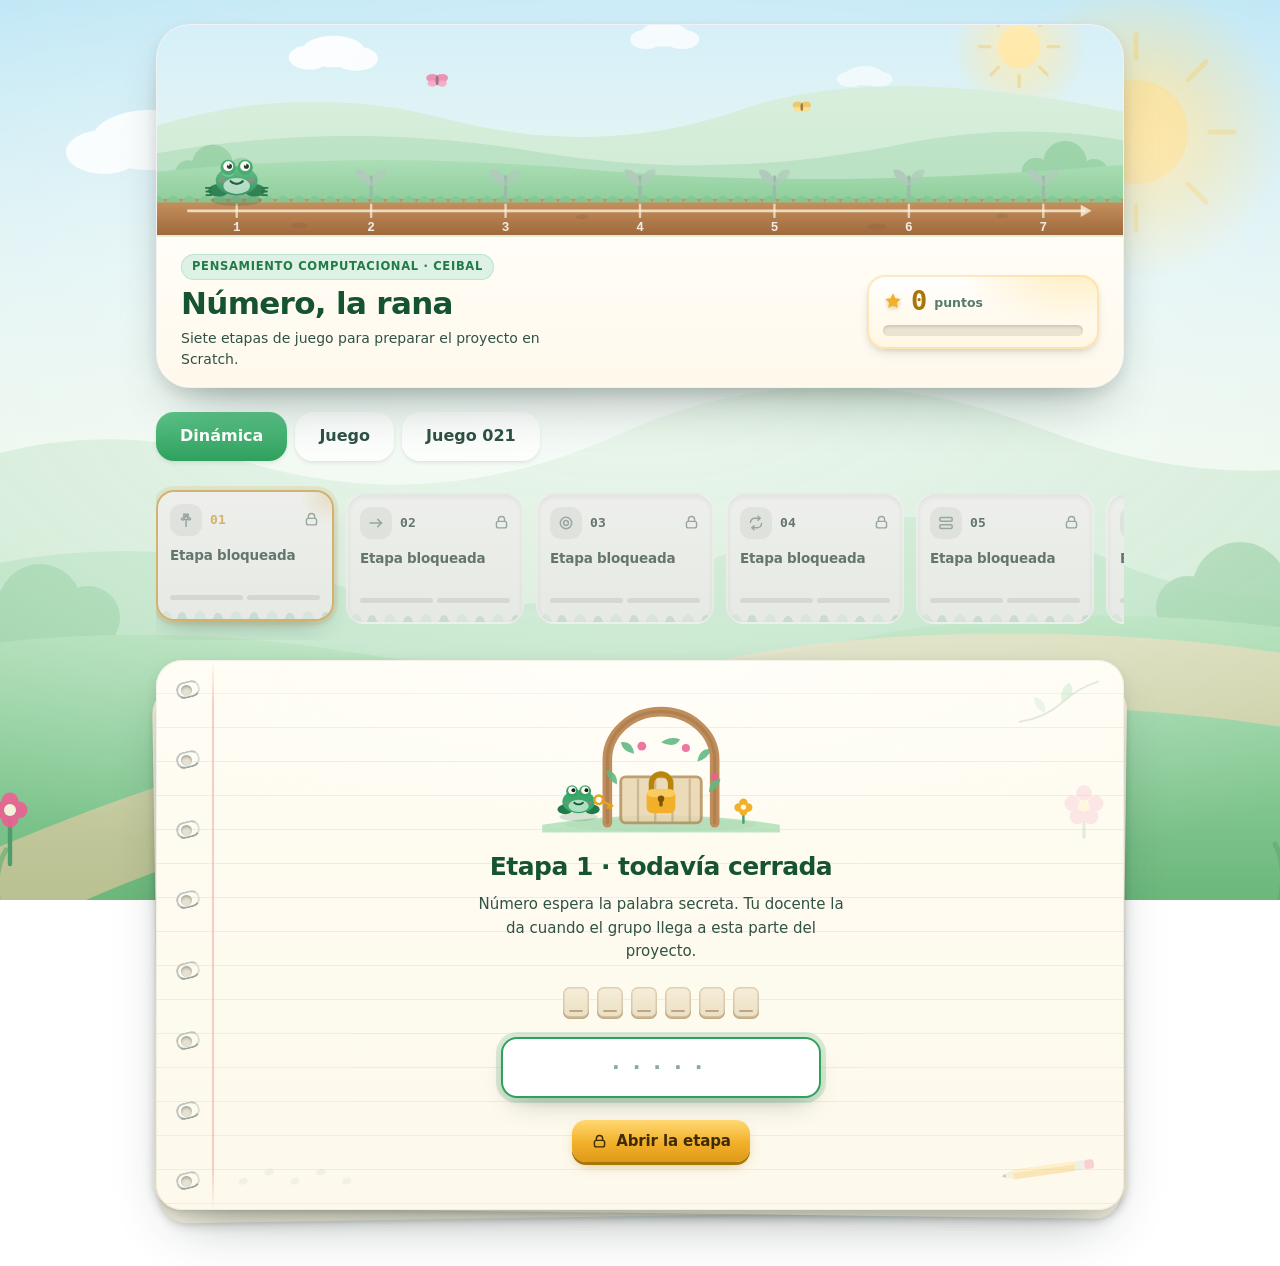
<file: index.html>
<!DOCTYPE html>
<html lang="es">
<head>
<meta charset="UTF-8">
<meta name="viewport" content="width=device-width, initial-scale=1">
<title>Número, la rana — Juegos del proyecto</title>
<link rel="stylesheet" href="estilos.css">
</head>
<body>
<!-- ============================================================
     CAPA 0 · EL MUNDO — el jardín detrás de todo (decorativo)
     ============================================================ -->
<div class="mundo" aria-hidden="true">
  <svg viewBox="0 0 1440 900" preserveAspectRatio="xMidYMax slice" focusable="false">
    <defs>
      <radialGradient id="mSol">
        <stop offset="0" stop-color="#FFE9A8" stop-opacity=".95"/>
        <stop offset="55%" stop-color="#FFD873" stop-opacity=".38"/>
        <stop offset="100%" stop-color="#FFD873" stop-opacity="0"/>
      </radialGradient>
      <linearGradient id="mPasto" x1="0" y1="0" x2="0" y2="1">
        <stop offset="0" stop-color="#A7DCAF"/>
        <stop offset="60%" stop-color="#84C892"/>
        <stop offset="100%" stop-color="#6BB77C"/>
      </linearGradient>
      <linearGradient id="mCamino" x1="0" y1="0" x2="0" y2="1">
        <stop offset="0" stop-color="#E8D6B0"/>
        <stop offset="100%" stop-color="#D6BE93"/>
      </linearGradient>
    </defs>

    <!-- sol -->
    <circle cx="1216" cy="132" r="150" fill="url(#mSol)"/>
    <g transform="translate(1216,132)">
      <g class="sol-hero">
        <g opacity=".35" fill="none" stroke="#F5C13C" stroke-width="5" stroke-linecap="round">
          <path d="M0 -74 V-98"/><path d="M0 74 V98"/><path d="M-74 0 H-98"/><path d="M74 0 H98"/>
          <path d="M-52 -52 L-70 -70"/><path d="M52 52 L70 70"/>
          <path d="M52 -52 L70 -70"/><path d="M-52 52 L-70 70"/>
        </g>
      </g>
      <circle r="52" fill="#FFD873" opacity=".55"/>
    </g>

    <!-- nubes -->
    <g transform="translate(230,140)" opacity=".85">
      <g class="nube-fondo">
        <ellipse cx="0" cy="0" rx="58" ry="30" fill="#fff"/>
        <ellipse cx="-46" cy="12" rx="38" ry="22" fill="#fff"/>
        <ellipse cx="44" cy="13" rx="42" ry="24" fill="#fff"/>
      </g>
    </g>
    <g transform="translate(760,84)" opacity=".7">
      <g class="nube-fondo n2">
        <ellipse cx="0" cy="0" rx="44" ry="23" fill="#fff"/>
        <ellipse cx="-36" cy="10" rx="28" ry="17" fill="#fff"/>
        <ellipse cx="34" cy="10" rx="31" ry="18" fill="#fff"/>
      </g>
    </g>
    <g transform="translate(1060,250)" opacity=".6">
      <g class="nube-fondo n3">
        <ellipse cx="0" cy="0" rx="36" ry="19" fill="#fff"/>
        <ellipse cx="-28" cy="8" rx="24" ry="14" fill="#fff"/>
        <ellipse cx="28" cy="8" rx="26" ry="15" fill="#fff"/>
      </g>
    </g>

    <!-- colinas lejanas -->
    <path d="M-40 500 q 180 -96 360 -40 q 190 60 380 -26 q 200 -92 420 -6 q 200 80 400 10 L1480 900 L-40 900 Z"
          fill="#C6E6CC" opacity=".85"/>
    <!-- colinas medias -->
    <path d="M-40 596 q 220 -80 430 -18 q 210 62 400 -18 q 210 -88 410 4 q 160 66 340 12 L1480 900 L-40 900 Z"
          fill="#AEDDB8" opacity=".9"/>

    <!-- arbustos -->
    <g fill="#8FCC9C" opacity=".85">
      <circle cx="120" cy="606" r="42"/><circle cx="168" cy="618" r="32"/><circle cx="76" cy="620" r="30"/>
      <circle cx="1320" cy="590" r="48"/><circle cx="1376" cy="606" r="34"/><circle cx="1268" cy="608" r="32"/>
      <circle cx="700" cy="576" r="34"/><circle cx="742" cy="588" r="26"/><circle cx="662" cy="588" r="24"/>
    </g>

    <!-- pasto -->
    <path d="M-40 660 q 240 -46 470 -8 q 250 42 500 -12 q 250 -52 550 6 L1480 900 L-40 900 Z" fill="url(#mPasto)"/>

    <!-- camino de tierra -->
    <path d="M-40 900 q 300 -140 470 -160 q 190 -22 300 -60 q 120 -42 320 -46 q 220 -4 390 34
             l0 74 q -180 -40 -390 -34 q -190 6 -300 46 q -120 44 -300 66 q -220 26 -450 168 Z"
          fill="url(#mCamino)" opacity=".7"/>

    <!-- flores del jardín -->
    <g class="jardin-fondo">
      <g transform="translate(300,742)"><g class="tallo-fondo">
        <path d="M0 0 V-40" stroke="#4E9E6B" stroke-width="4" stroke-linecap="round" fill="none"/>
        <path d="M0 -18 q -16 -4 -19 -16 q 15 -3 19 16z" fill="#63B884"/>
        <g transform="translate(0,-48)" opacity=".92">
          <circle cx="0" cy="-9" r="8" fill="#EC5F92"/><circle cx="9" cy="0" r="8" fill="#EC5F92"/>
          <circle cx="0" cy="9" r="8" fill="#EC5F92"/><circle cx="-9" cy="0" r="8" fill="#EC5F92"/>
          <circle r="6" fill="#FFE9A8"/>
        </g></g></g>

      <g transform="translate(1160,780)"><g class="tallo-fondo" style="animation-delay:-1.4s">
        <path d="M0 0 V-46" stroke="#4E9E6B" stroke-width="4.4" stroke-linecap="round" fill="none"/>
        <path d="M0 -20 q 18 -4 21 -18 q -17 -3 -21 18z" fill="#63B884"/>
        <g transform="translate(0,-56)" opacity=".92">
          <circle cx="0" cy="-10" r="9" fill="#F2B02A"/><circle cx="10" cy="0" r="9" fill="#F2B02A"/>
          <circle cx="0" cy="10" r="9" fill="#F2B02A"/><circle cx="-10" cy="0" r="9" fill="#F2B02A"/>
          <circle r="6.5" fill="#FFF8E2"/>
        </g></g></g>

      <g transform="translate(560,840)"><g class="tallo-fondo" style="animation-delay:-2.6s">
        <path d="M0 0 V-38" stroke="#4E9E6B" stroke-width="4" stroke-linecap="round" fill="none"/>
        <path d="M0 -16 q -15 -4 -18 -15 q 14 -3 18 15z" fill="#63B884"/>
        <g transform="translate(0,-46)" opacity=".9">
          <circle cx="0" cy="-8" r="7.5" fill="#9268D6"/><circle cx="8" cy="0" r="7.5" fill="#9268D6"/>
          <circle cx="0" cy="8" r="7.5" fill="#9268D6"/><circle cx="-8" cy="0" r="7.5" fill="#9268D6"/>
          <circle r="5.5" fill="#FFF8E2"/>
        </g></g></g>

      <g transform="translate(880,806)"><g class="tallo-fondo" style="animation-delay:-3.8s">
        <path d="M0 0 V-42" stroke="#4E9E6B" stroke-width="4" stroke-linecap="round" fill="none"/>
        <path d="M0 -18 q 16 -4 19 -16 q -15 -3 -19 16z" fill="#63B884"/>
        <g transform="translate(0,-50)" opacity=".9">
          <circle cx="0" cy="-8.5" r="8" fill="#F0813C"/><circle cx="8.5" cy="0" r="8" fill="#F0813C"/>
          <circle cx="0" cy="8.5" r="8" fill="#F0813C"/><circle cx="-8.5" cy="0" r="8" fill="#F0813C"/>
          <circle r="6" fill="#FFF8E2"/>
        </g></g></g>

      <g transform="translate(90,864)"><g class="tallo-fondo" style="animation-delay:-5s">
        <path d="M0 0 V-44" stroke="#4E9E6B" stroke-width="4.4" stroke-linecap="round" fill="none"/>
        <g transform="translate(0,-54)" opacity=".9">
          <circle cx="0" cy="-9" r="8.5" fill="#EC5F92"/><circle cx="9" cy="0" r="8.5" fill="#EC5F92"/>
          <circle cx="0" cy="9" r="8.5" fill="#EC5F92"/><circle cx="-9" cy="0" r="8.5" fill="#EC5F92"/>
          <circle r="6" fill="#FFF8E2"/>
        </g></g></g>
    </g>

    <!-- pasto en primer plano -->
    <g stroke="#5AA86D" stroke-width="5" stroke-linecap="round" fill="none" opacity=".55">
      <path d="M40 900 q 6 -34 -6 -56"/><path d="M78 900 q -4 -30 8 -50"/>
      <path d="M420 900 q 8 -36 -4 -58"/><path d="M462 900 q -6 -28 6 -46"/>
      <path d="M980 900 q 6 -32 -6 -54"/><path d="M1022 900 q -5 -30 7 -48"/>
      <path d="M1360 900 q 7 -34 -5 -56"/><path d="M1400 900 q -6 -28 6 -46"/>
    </g>
  </svg>

  <span class="chispa" style="left:14%;bottom:26%;animation-delay:0s"></span>
  <span class="chispa" style="left:33%;bottom:14%;animation-delay:-2.6s"></span>
  <span class="chispa" style="left:58%;bottom:32%;animation-delay:-5.1s"></span>
  <span class="chispa" style="left:77%;bottom:18%;animation-delay:-7.3s"></span>
  <span class="chispa" style="left:90%;bottom:38%;animation-delay:-3.9s"></span>
</div>

<div class="app">

  <header class="hero">
    <svg id="escena" viewBox="0 0 800 206" preserveAspectRatio="xMidYMax slice" role="img" aria-label="El jardín de Número: la rana avanza por la recta numérica del proyecto"></svg>
    <div class="hero-bar">
      <div class="hero-txt">
        <p class="eyebrow">Pensamiento Computacional · Ceibal</p>
        <h1>Número, la rana</h1>
        <p class="lema">Siete etapas de juego para preparar el proyecto en Scratch.</p>
      </div>
      <div class="marcador" id="marcador">
        <div class="top">
          <span class="estrella" id="ic-estrella"></span>
          <span class="cifra" id="puntos">0</span>
          <span class="lbl">puntos</span>
        </div>
        <div class="barra"><div class="relleno" id="relleno"></div></div>
      </div>
    </div>
  </header>

  <div class="pestanias">
    <a class="pestania on" href="index.html" aria-current="page">Dinámica</a>
    <a class="pestania" href="juego.html">Juego</a>
    <a class="pestania" href="juego021.html">Juego 021</a>
  </div>

  <div id="vista-dinamica">
    <nav class="camino" aria-label="Etapas del proyecto">
      <div class="rail" id="rail"></div>
    </nav>
    <main id="contenido"></main>
  </div>


</div>
<script>
(function(){
  "use strict";

  /* ============================================================
     ICONOGRAFÍA
     ============================================================ */
  function svg(d, extra){
    return '<svg class="svg-ico' + (extra ? ' ' + extra : '') + '" viewBox="0 0 24 24" aria-hidden="true">' + d + '</svg>';
  }
  var ICO = {
    candado: svg('<path d="M7.6 10.4V7.9a4.4 4.4 0 0 1 8.8 0v2.5"/><rect x="4.8" y="10.4" width="14.4" height="9.2" rx="2.6"/>'),
    tilde: svg('<path d="M4.8 12.4l4.8 4.8L19.2 7"/>'),
    circulo: svg('<circle cx="12" cy="12" r="7"/>'),
    estrella: svg('<path d="M12 2.8l2.85 5.9 6.45.9-4.7 4.5 1.15 6.35L12 17.4l-5.75 3.05L7.4 14.1 2.7 9.6l6.45-.9z"/>','fill'),
    brote: svg('<path d="M12 20.8v-7.4"/><path d="M12 13.4c0-3-2.4-5.1-6-5.1 0 3 2.4 5.1 6 5.1z"/><path d="M12 13.4c0-3.5 2.6-6 6.2-6 0 3.5-2.6 6-6.2 6z"/>'),
    flor: svg('<circle cx="12" cy="9.4" r="2.3"/><path d="M12 7.1c0-2 1-3.1 2.6-3.1 1.1 1.9.5 3.4-1 4.2"/><path d="M12 7.1c0-2-1-3.1-2.6-3.1-1.1 1.9-.5 3.4 1 4.2"/><path d="M14.3 9.4c1.9-.6 3.3 0 3.8 1.5-1.5 1.4-3.1 1.2-4-.1"/><path d="M9.7 9.4c-1.9-.6-3.3 0-3.8 1.5 1.5 1.4 3.1 1.2 4-.1"/><path d="M12 11.7v9.1"/>'),
    lampara: svg('<path d="M9.6 18.1h4.8"/><path d="M10.5 20.9h3"/><path d="M12 3.3a5.9 5.9 0 0 0-3.4 10.7c.5.4.8 1 .8 1.6v.5h5.2v-.5c0-.6.3-1.2.8-1.6A5.9 5.9 0 0 0 12 3.3z"/>'),
    diana: svg('<circle cx="12" cy="12" r="7.6"/><circle cx="12" cy="12" r="3.2"/>'),
    bloques: svg('<rect x="3.8" y="4.6" width="16.4" height="5.2" rx="1.8"/><rect x="3.8" y="14.2" width="16.4" height="5.2" rx="1.8"/>'),
    cuadricula: svg('<rect x="3.8" y="3.8" width="16.4" height="16.4" rx="2.4"/><path d="M9.3 3.8v16.4M14.7 3.8v16.4M3.8 9.3h16.4M3.8 14.7h16.4"/>'),
    union: svg('<path d="M9.6 14.4l4.8-4.8"/><path d="M13.4 6.7l1.1-1.1a3.5 3.5 0 0 1 5 5l-1.1 1.1"/><path d="M10.6 17.3l-1.1 1.1a3.5 3.5 0 0 1-5-5l1.1-1.1"/>'),
    cohete: svg('<path d="M13.2 3.6c3.7 0 7.2 3.5 7.2 7.2-2.1 3.3-5.3 5.3-8.2 6.3l-2.9-2.9c1-2.9 3-6.1 6.3-8.2"/><circle cx="14.6" cy="9.4" r="1.5"/><path d="M9.3 15c-1.6.6-2.5 2-2.8 4.7 2.7-.3 4.1-1.2 4.7-2.8"/>'),
    flecha: svg('<path d="M5 12h13M13.2 6.6L18.6 12l-5.4 5.4"/>'),
    banderin: svg('<path d="M6.2 20.8V4.4"/><path d="M6.2 5.2h10.6l-2.3 3.3 2.3 3.3H6.2z"/>'),
    mover: svg('<path d="M4.2 12h15.6M14.4 7.2l4.8 4.8-4.8 4.8"/>'),
    bucle: svg('<path d="M4.6 11.4a5.8 5.8 0 0 1 5.8-5.8h6.6"/><path d="M14.6 3l2.9 2.6-2.9 2.6"/><path d="M19.4 12.6a5.8 5.8 0 0 1-5.8 5.8H7"/><path d="M9.4 21l-2.9-2.6L9.4 15.8"/>'),
    ojo: svg('<path d="M2.8 12S6.2 6 12 6s9.2 6 9.2 6-3.4 6-9.2 6-9.2-6-9.2-6z"/><circle cx="12" cy="12" r="2.5"/>'),
    lapiz: svg('<path d="M16.3 4l3.7 3.7L8.3 19.4l-4.5.8.8-4.5z"/>'),
    libro: svg('<path d="M4.2 5.4a2 2 0 0 1 2-2h5v17.2h-5a2 2 0 0 0-2 2z"/><path d="M19.8 5.4a2 2 0 0 0-2-2h-5v17.2h5a2 2 0 0 1 2 2z"/>')
  };
  var CAT_ICO = {evento:ICO.banderin, movimiento:ICO.mover, control:ICO.bucle, apariencia:ICO.ojo, lapiz:ICO.lapiz};

  /* color propio de cada etapa (sólo presentación) */
  var ACENTOS = [
    {rgb:"242,176,42",  hex:"#F2B02A"},
    {rgb:"59,124,201",  hex:"#3B7CC9"},
    {rgb:"236,95,146",  hex:"#EC5F92"},
    {rgb:"240,129,60",  hex:"#F0813C"},
    {rgb:"146,104,214", hex:"#9268D6"},
    {rgb:"47,160,94",   hex:"#2FA05E"},
    {rgb:"34,122,72",   hex:"#227A48"}
  ];

  /* garabatos al margen del cuaderno (decoración, sin interacción) */
  var DECO_HOJA =
    '<svg class="d-hoja1" viewBox="0 0 90 54" aria-hidden="true">' +
      '<path d="M4 50 Q 30 46 48 30 Q 66 14 86 8" fill="none" stroke="#8FBF9F" stroke-width="2" stroke-linecap="round" opacity=".55"/>' +
      '<path d="M48 30 q -3 -15 8 -21 q 9 12 -8 21z" fill="#A9DCB8" opacity=".6"/>' +
      '<path d="M30 41 q -12 -6 -11 -17 q 14 3 11 17z" fill="#C3E7CB" opacity=".65"/>' +
    '</svg>' +
    '<svg class="d-huella" viewBox="0 0 130 34" aria-hidden="true">' +
      '<g fill="#8FBF9F" opacity=".4">' +
      '<ellipse cx="10" cy="22" rx="5" ry="3.4" transform="rotate(-18 10 22)"/>' +
      '<ellipse cx="38" cy="12" rx="5" ry="3.4" transform="rotate(-18 38 12)"/>' +
      '<ellipse cx="66" cy="22" rx="5" ry="3.4" transform="rotate(-18 66 22)"/>' +
      '<ellipse cx="94" cy="12" rx="5" ry="3.4" transform="rotate(-18 94 12)"/>' +
      '<ellipse cx="122" cy="22" rx="5" ry="3.4" transform="rotate(-18 122 22)"/>' +
      '</g>' +
    '</svg>' +
    '<svg class="d-lapiz" viewBox="0 0 110 30" aria-hidden="true">' +
      '<g transform="rotate(-8 55 15)" opacity=".55">' +
      '<rect x="20" y="10" width="66" height="10" rx="2" fill="#F2B02A"/>' +
      '<rect x="20" y="10" width="66" height="3.4" fill="#FFD873"/>' +
      '<path d="M20 10 L8 15 L20 20z" fill="#E8D6B0"/><path d="M12 12.8 L8 15 L12 17.2z" fill="#3A4F45"/>' +
      '<rect x="86" y="10" width="10" height="10" fill="#C9D4CD"/>' +
      '<rect x="96" y="10" width="10" height="10" rx="3" fill="#EC5F92"/>' +
      '</g>' +
    '</svg>' +
    '<svg class="d-flor" viewBox="-20 -20 40 44" aria-hidden="true">' +
      '<g opacity=".5">' +
      '<path d="M0 24 V-2" stroke="#8FBF9F" stroke-width="2.4" stroke-linecap="round" fill="none"/>' +
      '<circle cx="0" cy="-10" r="6" fill="#F5A8C4"/><circle cx="9" cy="-2" r="6" fill="#F5A8C4"/>' +
      '<circle cx="-9" cy="-2" r="6" fill="#F5A8C4"/><circle cx="5" cy="8" r="6" fill="#F5A8C4"/>' +
      '<circle cx="-5" cy="8" r="6" fill="#F5A8C4"/><circle r="4.4" fill="#FFE9A8"/>' +
      '</g>' +
    '</svg>';
  var CAT_NOM = {evento:"Eventos", movimiento:"Movimiento", control:"Control", apariencia:"Apariencia", lapiz:"Lápiz"};
  var CAT_COL = {evento:"var(--c-evento)", movimiento:"var(--c-movimiento)", control:"var(--c-control)",
                 apariencia:"var(--c-apariencia)", lapiz:"var(--c-lapiz)"};

  /* ============================================================
     DATOS DEL PROYECTO
     ============================================================ */
  var ETAPAS = [
    {
      n:1, clave:"numero", icono:ICO.flor,
      titulo:"El jardín de Número",
      sub:"Objetos, fondos y distancias iguales",
      concepto:"En Scratch, el escenario es la imagen que ocupa toda la pantalla y los objetos son personajes que se programan aparte. Las flores equidistantes funcionan como una recta numérica.",
      cierre:[
        "¿Qué dificultades tendríamos si dibujáramos a Número dentro del fondo?",
        "¿Qué ventaja tiene que Número sea un objeto y no parte del dibujo del jardín?",
        "¿Cómo hacemos para que las flores queden a la misma distancia en Scratch?"
      ],
      actividades:[
        {tipo:"quiz", render:"vitrina", titulo:"¿Objeto o fondo?",
         consigna:"El <strong>fondo</strong> es la imagen que ocupa toda la pantalla y queda atrás de todo. El <strong>objeto</strong> es un personaje que se programa aparte y puede moverse.",
         preguntas:[
          {emoji:"🐸", p:"Número, la rana que salta de flor en flor", o:["Es un OBJETO","Es el FONDO"], c:0,
           r:"Número tiene que moverse sola. Dibujada en el fondo quedaría pegada y no podríamos programarla."},
          {emoji:"🏫", p:"El patio de la escuela con el cielo y el pasto", o:["Es un OBJETO","Es el FONDO"], c:1,
           r:"Ocupa toda la pantalla y no se mueve: es el fondo del escenario."},
          {emoji:"🌻", p:"Una flor que se ilumina cuando Número la toca", o:["Es un OBJETO","Es el FONDO"], c:0,
           r:"Si tiene que cambiar o reaccionar, necesita ser un objeto con su propio programa."},
          {emoji:"🔲", p:"La cuadrícula que nos ayuda a medir distancias", o:["Es un OBJETO","Es el FONDO"], c:1,
           r:"Es parte del dibujo del escenario: sirve de guía, pero no se programa."},
          {emoji:"⏱️", p:"El reloj que avisa cuánto tiempo queda", o:["Es un OBJETO","Es el FONDO"], c:0,
           r:"El reloj cambia mientras el juego corre, así que va como objeto."},
          {emoji:"☁️", p:"El cielo celeste del jardín", o:["Es un OBJETO","Es el FONDO"], c:1,
           r:"Está dibujado detrás de todo y ocupa la pantalla entera."},
          {emoji:"🪴", p:"Una maceta que se puede arrastrar de lugar", o:["Es un OBJETO","Es el FONDO"], c:0,
           r:"Si la vamos a mover, tiene que ser un objeto."},
          {emoji:"🌳", p:"Los árboles pintados al costado del patio", o:["Es un OBJETO","Es el FONDO"], c:1,
           r:"Son parte del paisaje y no hacen nada: quedan en el fondo."}
         ]},
        {tipo:"cantero", titulo:"Macetas a igual distancia",
         consigna:"Ubicá las macetas de modo que la distancia entre una y la siguiente sea siempre la misma. Así Número repite siempre el mismo salto."}
      ]
    },
    {
      n:2, clave:"salto", icono:ICO.mover,
      titulo:"Desplazamiento de flor en flor",
      sub:"Del algoritmo al programa · Eventos",
      concepto:"Un programa es un algoritmo escrito con instrucciones que la computadora interpreta de una única manera. Los eventos son la información de entrada que lo hace arrancar.",
      cierre:[
        "¿Todos armaron el salto con los mismos bloques?",
        "¿Qué pasa si cambiamos el orden de las instrucciones?",
        "¿Qué otros eventos podríamos usar para que Número salte?"
      ],
      actividades:[
        {tipo:"secuencia", titulo:"Armá el salto de Número",
         consigna:"Tocá los bloques en el orden correcto para que Número salte a la flor siguiente dejando un rastro de color.",
         bloques:[
          {t:"al presionar tecla flecha derecha", cat:"evento"},
          {t:"apuntar en dirección 90", cat:"movimiento"},
          {t:"bajar lápiz", cat:"lapiz"},
          {t:"mover 60 pasos", cat:"movimiento"},
          {t:"subir lápiz", cat:"lapiz"}
         ]},
        {tipo:"quiz", render:"normal", titulo:"Eventos y programas",
         consigna:"Cinco preguntas sobre lo que trabajamos en la videoconferencia.",
         preguntas:[
          {p:"¿Qué es un evento en Scratch?", o:["Un dibujo del escenario","Algo que ocurre y hace arrancar el programa","Un error del juego"], c:1,
           r:"Un evento es información de entrada: presionar una tecla, hacer clic o tocar la bandera verde."},
          {p:"¿Qué pasa si cambiamos el orden de las instrucciones?", o:["No cambia nada","El resultado puede ser distinto","El programa se borra"], c:1,
           r:"El orden importa: la computadora ejecuta un paso después del otro."},
          {p:"Para que Número dibuje un cuadrado, ¿cuánto tiene que girar en cada esquina?", o:["45 grados","60 grados","90 grados"], c:2,
           r:"El cuadrado tiene ángulos de 90°, igual que el rectángulo."},
          {p:"El bloque «mover 10 pasos» pertenece a la categoría…", o:["Movimiento","Apariencia","Sonido"], c:0,
           r:"Los bloques azules de Movimiento cambian la posición del objeto."},
          {p:"Un programa es…", o:["Un dibujo animado","Un algoritmo escrito para que lo interprete la computadora","Una carpeta de archivos"], c:1,
           r:"Los bloques son símbolos que la computadora interpreta de una única manera."}
         ]}
      ]
    },
    {
      n:3, clave:"jardin", icono:ICO.diana,
      titulo:"Desafíos matemáticos en el jardín",
      sub:"Interactividad · La rana pregunta",
      concepto:"Un juego es interactivo cuando el usuario hace algo y el programa responde. Los eventos asocian esa acción con una secuencia de instrucciones.",
      cierre:[
        "¿Cuándo decimos que un juego es interactivo?",
        "¿En qué momento el personaje presenta el desafío matemático?",
        "¿Qué programas interactivos usan todos los días?"
      ],
      actividades:[
        {tipo:"quiz", render:"flores", titulo:"Saltá a la flor correcta",
         consigna:"Número te lanza un desafío y tenés que llevarla hasta la flor con la respuesta correcta.",
         preguntas:[
          {p:"Número pregunta: ¿cuál de estos números es múltiplo de 5?", o:["12","27","35","44"], c:2,
           r:"35 = 5 × 7, así que es múltiplo de 5."},
          {p:"Número pregunta: ¿cuál tiene un 7 en el lugar de las decenas?", o:["378","731","217","907"], c:0,
           r:"En 378 el 7 ocupa las decenas: 3 centenas, 7 decenas y 8 unidades."},
          {p:"Número pregunta: ¿cuál es el doble de 24?", o:["42","46","48","44"], c:2,
           r:"24 + 24 = 48."},
          {p:"Número pregunta: ¿cuál de estos números es divisor de 36?", o:["7","8","9","10"], c:2,
           r:"36 : 9 = 4 exacto, así que 9 es divisor de 36."},
          {p:"Número pregunta: ¿cuál está entre 450 y 460?", o:["449","455","461","470"], c:1,
           r:"455 queda justo entre 450 y 460 en la recta numérica."}
         ]},
        {tipo:"quiz", render:"normal", titulo:"Interactividad",
         consigna:"Repasamos por qué el juego que están programando es interactivo.",
         preguntas:[
          {p:"¿Qué bloque hace que Número enuncie el desafío?", o:["«decir ( ) por 2 segundos»","«mover 10 pasos»","«esperar 1 segundos»"], c:0,
           r:"«decir» es de la categoría Apariencia y muestra un globo de texto."},
          {p:"Un juego es interactivo cuando…", o:["Tiene muchos colores","El usuario hace algo y el programa le responde","Dura mucho tiempo"], c:1,
           r:"Una parte hace algo y la otra responde: eso es comunicación entre el dispositivo y el usuario."},
          {p:"¿Cuál de estos NO es un evento?", o:["Presionar la bandera verde","Hacer clic en el objeto","Que la flor sea amarilla"], c:2,
           r:"El color de la flor es una característica, no un suceso que dispare instrucciones."},
          {p:"Un cajero automático se parece a nuestro juego porque…", o:["Está programado para responder a lo que hace la persona","Tiene una pantalla grande","Usa números"], c:0,
           r:"Los dispositivos asocian eventos a secuencias de instrucciones."}
         ]}
      ]
    },
    {
      n:4, clave:"condicion", icono:ICO.bucle,
      titulo:"Reglas del juego",
      sub:"Alternativa condicional y sensores",
      concepto:"La alternativa condicional permite que un programa tenga más de un comportamiento: «si se cumple una condición, entonces realizar una acción». Los sensores completan esa condición.",
      cierre:[
        "¿Qué tipo de reglas nos permite expresar la alternativa condicional?",
        "¿Cómo detectamos que Número llegó a la flor correcta?",
        "¿Qué situaciones de la vida diaria podemos escribir como «si… entonces…»?"
      ],
      actividades:[
        {tipo:"quiz", render:"normal", titulo:"Si… entonces…",
         consigna:"Una <strong>condición</strong> es algo que puede ser verdadero o falso. Elegí cómo se completa cada regla.",
         preguntas:[
          {p:"Si está lloviendo, entonces…", o:["…llevo paraguas","…me pongo el traje de baño","…apago la luz"], c:0,
           r:"La condición «está lloviendo» puede ser verdadera o falsa, y según eso decidimos la acción."},
          {p:"Si Número toca la flor con el resultado correcto, entonces…", o:["…el juego se cierra","…dice «¡Muy bien!»","…cambia de color el cielo"], c:1,
           r:"Esa es la regla del juego que programamos con la alternativa condicional."},
          {p:"¿Qué bloque de la categoría Control sirve para programar una regla?", o:["«si ⟨ ⟩ entonces»","«mover 10 pasos»","«tocar sonido»"], c:0,
           r:"El bloque «si… entonces» ejecuta instrucciones solo cuando la condición es verdadera."},
          {p:"¿Qué bloque completa la condición para saber si la rana está sobre la flor?", o:["«¿tocando el color ( )?» (Sensores)","«esperar 1 segundos» (Control)","«decir Hola» (Apariencia)"], c:0,
           r:"Los sensores detectan situaciones, igual que los eventos detectan acciones del usuario."},
          {p:"La rama «si no» del bloque condicional sirve para…", o:["Repetir la acción muchas veces","Hacer algo distinto cuando la condición es falsa","Cambiar el fondo"], c:1,
           r:"Con «si no» podemos avisar también cuando la respuesta es incorrecta."},
          {p:"Un programa con alternativa condicional…", o:["Siempre hace lo mismo","Puede tener más de un comportamiento","No se puede detener"], c:1,
           r:"Según se cumpla o no la condición, el programa actúa distinto."}
         ]},
        {tipo:"secuencia", titulo:"Armá la regla del juego",
         consigna:"Ordená los bloques para que Número felicite al jugador cuando llega a la flor amarilla.",
         bloques:[
          {t:"al presionar tecla espacio", cat:"evento"},
          {t:"mover 60 pasos", cat:"movimiento"},
          {t:"si ⟨¿tocando el color amarillo?⟩ entonces", cat:"control"},
          {t:"decir «¡Muy bien!» por 2 segundos", cat:"apariencia", indent:true}
         ]}
      ]
    },
    {
      n:5, clave:"repetir", icono:ICO.bloques,
      titulo:"Complejidades y repeticiones",
      sub:"Repetición simple · Tiempo para ganar",
      concepto:"La estructura repetitiva evita copiar el mismo bloque muchas veces y deja programas más fáciles de leer, comparar y corregir entre compañeros.",
      cierre:[
        "¿Cuál de todas las programaciones es más fácil de leer? ¿Por qué?",
        "¿Todos resolvieron el reloj de la misma manera?",
        "¿Qué ventajas tiene usar «repetir» en lugar de copiar el bloque muchas veces?"
      ],
      actividades:[
        {tipo:"quiz", render:"normal", titulo:"Programas más cortos",
         consigna:"Cuando un bloque se repite, podemos usar «repetir ( ) veces» y el programa queda más fácil de leer.",
         preguntas:[
          {p:"«mover 10 pasos» escrito 6 veces seguidas se reemplaza por…", o:["repetir 3 veces → mover 10 pasos","repetir 6 veces → mover 10 pasos","repetir 10 veces → mover 6 pasos"], c:1,
           r:"El número del «repetir» es la cantidad de veces que aparecía el bloque."},
          {p:"«mover 50 pasos» + «girar 90 grados», cuatro veces seguidas, dibuja…", o:["Un triángulo","Un cuadrado","Una línea recta"], c:1,
           r:"Cuatro lados iguales con giros de 90°: un cuadrado."},
          {p:"¿Por qué conviene usar la estructura repetitiva?", o:["Porque el programa corre más rápido","Porque es más fácil de leer y de corregir","Porque usa menos colores"], c:1,
           r:"Programas más legibles se pueden analizar, comparar y corregir entre compañeros."},
          {p:"¿Qué bloque hace que el juego termine cuando se acaba el tiempo?", o:["«detener todos»","«esconder»","«esperar 10 segundos»"], c:0,
           r:"«detener todos» corta la ejecución de todos los programas del proyecto."},
          {p:"Para que el reloj sepa que llegó al final de la pantalla usamos…", o:["Un evento de teclado","El sensor «¿tocando borde?»","El bloque «decir»"], c:1,
           r:"Los sensores detectan situaciones dentro del escenario."}
         ]},
        {tipo:"secuencia", titulo:"Programá el reloj",
         consigna:"Ordená los bloques del objeto que marca el tiempo disponible para responder.",
         bloques:[
          {t:"al presionar bandera verde", cat:"evento"},
          {t:"repetir 20 veces", cat:"control"},
          {t:"mover 10 pasos", cat:"movimiento", indent:true},
          {t:"decir «¡Se acabó el tiempo!» por 2 segundos", cat:"apariencia"},
          {t:"detener todos", cat:"control"}
         ]}
      ]
    },
    {
      n:6, clave:"hogar", icono:ICO.brote,
      titulo:"Número regresa a su hogar",
      sub:"Reutilizar el programa · Muchas soluciones",
      concepto:"Un mismo problema admite varias soluciones válidas. Duplicar y reutilizar partes del programa ahorra trabajo y hace que el código sea más claro para quien lo lee.",
      cierre:[
        "¿Qué bloques usaron para programar el regreso de Número?",
        "¿Todos lo resolvieron de la misma manera?",
        "¿Qué partes del programa pudieron reutilizar?"
      ],
      actividades:[
        {tipo:"secuencia", titulo:"El camino de vuelta",
         consigna:"Ordená los bloques para que Número cambie de escenario, llegue a su hogar y festeje con piruetas.",
         bloques:[
          {t:"al presionar tecla flecha arriba", cat:"evento"},
          {t:"cambiar fondo a «el estanque»", cat:"apariencia"},
          {t:"deslizar en 1 segundos a x:0 y:-60", cat:"movimiento"},
          {t:"repetir 4 veces", cat:"control"},
          {t:"girar 90 grados", cat:"movimiento", indent:true},
          {t:"decir «¡Llegué a mi hogar!» por 2 segundos", cat:"apariencia"}
         ]},
        {tipo:"quiz", render:"normal", titulo:"Reutilizar lo que ya hicimos",
         consigna:"Programar también es aprovechar partes de programas que ya funcionan.",
         preguntas:[
          {p:"Para copiar un grupo de bloques que ya funciona usamos…", o:["Clic derecho → Duplicar","Borrar y escribir de nuevo","Cambiar de proyecto"], c:0,
           r:"Duplicar evita repetir trabajo y reduce errores."},
          {p:"La «mochila» de Scratch sirve para…", o:["Guardar programas, objetos y fondos para usarlos en otro proyecto","Cambiar el idioma","Subir el volumen"], c:0,
           r:"Está disponible cuando entramos con usuario de Scratch."},
          {p:"El bloque que cambia el escenario pertenece a…", o:["Apariencia","Sensores","Operadores"], c:0,
           r:"«cambiar fondo a ( )» es un bloque violeta de Apariencia."},
          {p:"Si dos compañeros resolvieron el regreso con bloques distintos y ambos funcionan…", o:["Uno está mal","Las dos soluciones son válidas","Hay que empezar de nuevo"], c:1,
           r:"En programación casi siempre hay más de un modo de resolver el mismo problema."},
          {p:"Las piruetas de Número se programan mejor con…", o:["Cuatro bloques «girar» copiados","«repetir 4 veces» con «girar» adentro","El bloque «esperar»"], c:1,
           r:"La repetición deja el programa más corto y más claro."}
         ]}
      ]
    },
    {
      n:7, clave:"programador", icono:ICO.libro,
      titulo:"Cierre del proyecto",
      sub:"Metacognición · Todo lo aprendido",
      concepto:"Usamos la computadora para crear algo nuevo: nuestro propio programa. Buscar y corregir los errores es parte del trabajo de las y los programadores.",
      cierre:[
        "¿Qué cosas de las que hicimos no conocían antes?",
        "¿Qué hicieron para resolver los errores del programa?",
        "¿Cómo se sintieron al empezar el proyecto y cómo se sienten ahora?"
      ],
      actividades:[
        {tipo:"parejas", titulo:"Uní cada palabra con su significado",
         consigna:"Tocá una palabra y después su definición. Son las palabras que usamos durante todo el proyecto.",
         pares:[
          {a:"Algoritmo", b:"Serie de pasos ordenados para resolver un problema"},
          {a:"Programa", b:"Un algoritmo escrito para que lo interprete la computadora"},
          {a:"Evento", b:"Un suceso, como presionar una tecla, que dispara instrucciones"},
          {a:"Repetición", b:"Estructura que ejecuta varias veces las mismas instrucciones"},
          {a:"Condicional", b:"Estructura «si… entonces…» que decide según una condición"},
          {a:"Sensor", b:"Bloque que detecta situaciones, como tocar un color o un borde"}
         ]},
        {tipo:"quiz", render:"normal", titulo:"Repaso final",
         consigna:"Las últimas preguntas del proyecto de Número.",
         preguntas:[
          {p:"¿Cuál es la diferencia entre un objeto y el escenario?", o:["El objeto se programa aparte y puede moverse","El escenario es más chico","No hay diferencia"], c:0,
           r:"Lo trabajamos en la Etapa 1 y lo usamos durante todo el proyecto."},
          {p:"Al publicar el proyecto en la web de Scratch agregamos el tag…", o:["#CeibalPC","#Scratch2024","#Rana"], c:0,
           r:"Va en «Notas y créditos», junto al nombre de la escuela y el grupo."},
          {p:"Además de las teclas, ¿de qué otra forma puede entrar información a un programa?", o:["Con el mouse, el micrófono o la cámara","Solo con el teclado","No hay otra forma"], c:0,
           r:"Hay muchas maneras de ingresar información y el programa decide cómo reaccionar."},
          {p:"Durante el proyecto usamos la computadora para…", o:["Usar programas hechos por otros","Crear algo nuevo: nuestro propio programa","Mirar videos"], c:1,
           r:"De eso se trata la tarea de las y los programadores."},
          {p:"Cuando el juego no funcionaba como esperábamos, lo mejor era…", o:["Borrar todo","Buscar el error, probar y corregir","Dejarlo así"], c:1,
           r:"Encontrar y reflexionar sobre los errores es parte de programar."}
         ]}
      ]
    }
  ];

  /* ============================================================
     ESTADO
     ============================================================ */
  var URL_SCRATCH = "https://scratch.mit.edu/projects/editor";
  var puntos = 0, etapaActiva = 0;
  var etapaPintada = -1, timerRana = null, animPuntos = null;
  var abiertas = [], progreso = [], cartelVisto = [], puntosEtapa = [];
  for(var z=0; z<ETAPAS.length; z++){ abiertas.push(false); progreso.push(0); cartelVisto.push(false); puntosEtapa.push(0); }

  var MAX_PUNTOS = (function(){
    var t = 0;
    for(var i=0;i<ETAPAS.length;i++){
      var acts = ETAPAS[i].actividades;
      for(var j=0;j<acts.length;j++){
        var a = acts[j];
        if(a.tipo === "quiz"){ t += a.preguntas.length * 10; }
        if(a.tipo === "cantero"){ t += 20; }
        if(a.tipo === "secuencia"){ t += 30; }
        if(a.tipo === "parejas"){ t += a.pares.length * 10; }
      }
    }
    return t;
  })();

  var elPuntos   = document.getElementById("puntos");
  var elRelleno  = document.getElementById("relleno");
  var elMarcador = document.getElementById("marcador");
  var elRail     = document.getElementById("rail");
  var elCont     = document.getElementById("contenido");
  var elEscena   = document.getElementById("escena");
  document.getElementById("ic-estrella").innerHTML = ICO.estrella;

  /* ============================================================
     UTILIDADES
     ============================================================ */
  function el(tag, clase, texto){
    var e = document.createElement(tag);
    if(clase){ e.className = clase; }
    if(texto !== undefined && texto !== null){ e.textContent = texto; }
    return e;
  }
  function html(tag, clase, markup){
    var e = document.createElement(tag);
    if(clase){ e.className = clase; }
    if(markup !== undefined){ e.innerHTML = markup; }
    return e;
  }
  function mezclar(arr){
    var a = arr.slice();
    for(var i=a.length-1;i>0;i--){
      var j = Math.floor(Math.random()*(i+1));
      var t=a[i]; a[i]=a[j]; a[j]=t;
    }
    return a;
  }
  function norm(s){
    s = String(s).toLowerCase().replace(/^\s+|\s+$/g,"");
    if(s.normalize){ s = s.normalize("NFD").replace(/[\u0300-\u036f]/g,""); }
    return s;
  }
  function reduceMotion(){
    return window.matchMedia && window.matchMedia("(prefers-reduced-motion: reduce)").matches;
  }

  /* Número reacciona: salto al ganar puntos, festejo al completar la etapa */
  function ranaReacciona(clase){
    if(reduceMotion() || !elEscena){ return; }
    elEscena.setAttribute("class","");
    void elEscena.getBoundingClientRect();
    elEscena.setAttribute("class", clase);
    if(timerRana){ clearTimeout(timerRana); }
    timerRana = setTimeout(function(){ elEscena.setAttribute("class",""); }, clase === "festeja" ? 1150 : 720);
  }

  /* el marcador cuenta hacia el valor nuevo; siempre termina en el número exacto */
  function pintarPuntos(desde, hasta){
    if(animPuntos){ clearInterval(animPuntos); animPuntos = null; }
    if(reduceMotion() || desde === hasta){ elPuntos.textContent = hasta; return; }
    var t0 = Date.now(), dur = 520;
    animPuntos = setInterval(function(){
      var k = Math.min(1, (Date.now() - t0) / dur);
      elPuntos.textContent = Math.round(desde + (hasta - desde) * (1 - Math.pow(1 - k, 3)));
      if(k >= 1){ clearInterval(animPuntos); animPuntos = null; elPuntos.textContent = hasta; }
    }, 40);
  }

  function sumar(n, origen){
    var antes = puntos;
    puntos += n;
    puntosEtapa[etapaActiva] += n;
    pintarPuntos(antes, puntos);
    elRelleno.style.width = Math.min(100, (puntos/MAX_PUNTOS)*100) + "%";
    elMarcador.className = "marcador";
    void elMarcador.offsetWidth;
    elMarcador.className = "marcador pulso";
    if(!reduceMotion()){
      var chip = el("div","chip-suma","+" + n);
      var r = origen && origen.getBoundingClientRect ? origen.getBoundingClientRect() : elMarcador.getBoundingClientRect();
      chip.style.left = (r.left + r.width/2 - 12) + "px";
      chip.style.top  = (r.top - 4) + "px";
      document.body.appendChild(chip);
      setTimeout(function(){ if(chip.parentNode){ chip.parentNode.removeChild(chip); } }, 950);
    }
    pintarHero();
    ranaReacciona("salta");
  }

  function celebrar(x, y){
    if(reduceMotion()){ return; }
    var cols = ["#2FA05E","#F2B02A","#5CC488","#EC5F92","#9268D6","#F0813C"];
    for(var i=0;i<14;i++){
      (function(i){
        var p = el("div","particula");
        p.style.background = cols[i % cols.length];
        p.style.left = x + "px";
        p.style.top = y + "px";
        p.style.borderRadius = (i % 2 ? "50%" : "2px");
        document.body.appendChild(p);
        var ang = (Math.PI*2)*(i/14) + Math.random()*0.5;
        var dist = 52 + Math.random()*62;
        p.animate([
          {transform:"translate(0,0) scale(1)", opacity:1},
          {transform:"translate("+(Math.cos(ang)*dist)+"px,"+(Math.sin(ang)*dist-26)+"px) rotate(180deg) scale(.4)", opacity:0}
        ], {duration:640 + Math.random()*260, easing:"cubic-bezier(.22,.7,.25,1)"});
        setTimeout(function(){ if(p.parentNode){ p.parentNode.removeChild(p); } }, 950);
      })(i);
    }
  }

  /* ============================================================
     HERO
     ============================================================ */
  function pintarHero(){
    var W = 800, H = 206, base = 152, suelo = 176;
    var x0 = 66, paso = (W - 132) / (ETAPAS.length - 1);
    var s = [], i, p, a, cx, cy;

    /* --- definiciones de color --- */
    s.push('<defs>');
    s.push('<linearGradient id="gCielo" x1="0" y1="0" x2="0" y2="1">'+
           '<stop offset="0" stop-color="#BCE6F6"/><stop offset="52%" stop-color="#D9F1F3"/>'+
           '<stop offset="100%" stop-color="#EBF8E9"/></linearGradient>');
    s.push('<linearGradient id="gPasto" x1="0" y1="0" x2="0" y2="1">'+
           '<stop offset="0" stop-color="#A2DAAD"/><stop offset="100%" stop-color="#74C085"/></linearGradient>');
    s.push('<linearGradient id="gTierra" x1="0" y1="0" x2="0" y2="1">'+
           '<stop offset="0" stop-color="#C68C58"/><stop offset="100%" stop-color="#9E6A3C"/></linearGradient>');
    s.push('<radialGradient id="gSolH"><stop offset="0" stop-color="#FFE9A8" stop-opacity=".9"/>'+
           '<stop offset="100%" stop-color="#FFD873" stop-opacity="0"/></radialGradient>');
    s.push('<linearGradient id="gRana" x1="0" y1="0" x2="0" y2="1">'+
           '<stop offset="0" stop-color="#54BC7C"/><stop offset="100%" stop-color="#2A8C55"/></linearGradient>');
    s.push('</defs>');

    /* --- cielo --- */
    s.push('<rect width="'+W+'" height="'+H+'" fill="url(#gCielo)"/>');

    /* --- sol con rayos --- */
    s.push('<g transform="translate(714,50)">');
    s.push('<circle r="56" fill="url(#gSolH)"/>');
    s.push('<g class="sol-hero"><g fill="none" stroke="#F0B62F" stroke-width="2.6" stroke-linecap="round" opacity=".45">');
    for(i=0;i<8;i++){
      a = (i/8)*Math.PI*2;
      s.push('<path d="M'+(Math.cos(a)*24).toFixed(1)+' '+(Math.sin(a)*24).toFixed(1)+
             ' L'+(Math.cos(a)*33).toFixed(1)+' '+(Math.sin(a)*33).toFixed(1)+'"/>');
    }
    s.push('</g></g>');
    s.push('<circle r="17.5" fill="#FFD466"/><circle r="17.5" fill="#FFF0BE" opacity=".45"/>');
    s.push('</g>');

    /* --- nubes --- */
    s.push('<g transform="translate(146,54)" opacity=".9"><g class="nube-hero">'+
           '<ellipse cx="0" cy="0" rx="26" ry="13" fill="#fff"/>'+
           '<ellipse cx="-20" cy="5" rx="17" ry="10" fill="#fff"/>'+
           '<ellipse cx="19" cy="6" rx="18" ry="10" fill="#fff"/></g></g>');
    s.push('<g transform="translate(420,40)" opacity=".78"><g class="nube-hero h2">'+
           '<ellipse cx="0" cy="0" rx="20" ry="10" fill="#fff"/>'+
           '<ellipse cx="-15" cy="4" rx="13" ry="8" fill="#fff"/>'+
           '<ellipse cx="15" cy="4" rx="14" ry="8" fill="#fff"/></g></g>');
    s.push('<g transform="translate(586,74)" opacity=".62"><g class="nube-hero h3">'+
           '<ellipse cx="0" cy="0" rx="16" ry="8" fill="#fff"/>'+
           '<ellipse cx="-12" cy="3" rx="11" ry="6.5" fill="#fff"/>'+
           '<ellipse cx="12" cy="3" rx="11" ry="6.5" fill="#fff"/></g></g>');

    /* --- colinas --- */
    s.push('<path d="M-20 '+(base-30)+' q 130 -46 260 -12 q 130 34 250 -10 q 120 -38 330 8 L820 '+H+' L-20 '+H+' Z" fill="#CDEAD3"/>');
    s.push('<path d="M-20 '+(base-10)+' q 170 -34 340 -4 q 150 24 300 -8 q 110 -22 220 6 L820 '+H+' L-20 '+H+' Z" fill="#B4DFBE"/>');

    /* --- arbustos --- */
    s.push('<g fill="#8FCD9C" opacity=".92">'+
           '<circle cx="46" cy="'+(base-4)+'" r="17"/><circle cx="70" cy="'+(base+2)+'" r="12"/><circle cx="26" cy="'+(base+3)+'" r="11"/>'+
           '<circle cx="752" cy="'+(base-6)+'" r="18"/><circle cx="728" cy="'+(base+2)+'" r="12"/><circle cx="776" cy="'+(base+3)+'" r="12"/>'+
           '</g>');

    /* --- pasto --- */
    s.push('<path d="M-20 '+(base+4)+' q 180 -22 380 -4 q 200 18 460 -6 L820 '+H+' L-20 '+H+' Z" fill="url(#gPasto)"/>');

    /* --- tierra del camino --- */
    s.push('<rect x="0" y="'+suelo+'" width="'+W+'" height="'+(H-suelo)+'" fill="url(#gTierra)"/>');
    var fringe = '';
    for(i=-6;i<W+12;i+=13){ fringe += 'M'+i+' '+(suelo+3)+' q 6.5 -11 13 0 Z '; }
    s.push('<path d="'+fringe+'" fill="#7FC68F" opacity=".95"/>');
    s.push('<g fill="#8A5C34" opacity=".28">'+
           '<ellipse cx="118" cy="'+(suelo+22)+'" rx="7" ry="2.4"/>'+
           '<ellipse cx="352" cy="'+(suelo+15)+'" rx="5" ry="2"/>'+
           '<ellipse cx="596" cy="'+(suelo+23)+'" rx="8" ry="2.6"/>'+
           '<ellipse cx="700" cy="'+(suelo+14)+'" rx="5" ry="2"/></g>');

    /* --- recta numérica --- */
    s.push('<line x1="26" y1="'+(suelo+10)+'" x2="768" y2="'+(suelo+10)+'" stroke="#FCF3E0" stroke-width="2.4" stroke-linecap="round" opacity=".78"/>');
    s.push('<path d="M774 '+(suelo+10)+' l-9 -5 v10 z" fill="#FCF3E0" opacity=".78"/>');

    /* --- una flor por etapa --- */
    for(i=0;i<ETAPAS.length;i++){
      var x = x0 + paso*i;
      var completa = abiertas[i] && progreso[i] >= ETAPAS[i].actividades.length;
      var tono = ACENTOS[i % ACENTOS.length];

      /* marca de la recta numérica */
      s.push('<line x1="'+x+'" y1="'+(suelo+5)+'" x2="'+x+'" y2="'+(suelo+15)+'" stroke="#FCF3E0" stroke-width="2" stroke-linecap="round" opacity=".7"/>');
      s.push('<text x="'+x+'" y="'+(suelo+27)+'" font-size="10.5" font-weight="700" font-family="ui-monospace,monospace" fill="rgba(255,255,255,.85)" text-anchor="middle">'+ETAPAS[i].n+'</text>');

      var g = '<g transform="translate('+x+','+(suelo-1)+')"><g class="flor-hero" style="animation-delay:'+(i*0.42)+'s">';
      if(completa){
        /* FLORECIDA: la etapa dio su flor */
        g += '<path d="M0 0 L0 -44" stroke="#3F8A5C" stroke-width="3.6" stroke-linecap="round"/>';
        g += '<path d="M0 -15 q -16 -3.5 -18 -16 q 15 -2.5 18 16z" fill="#5CB07F"/>';
        g += '<path d="M0 -26 q 16 -3.5 18 -16 q -15 -2.5 -18 16z" fill="#6FBF8F"/>';
        g += '<g transform="translate(0,-52)">';
        for(p=0;p<6;p++){
          a = (p/6)*Math.PI*2;
          cx = (Math.cos(a)*10.4).toFixed(1); cy = (Math.sin(a)*10.4).toFixed(1);
          g += '<ellipse cx="'+cx+'" cy="'+cy+'" rx="8.6" ry="6.2" fill="'+tono.hex+'" transform="rotate('+((a*180/Math.PI)+90).toFixed(1)+' '+cx+' '+cy+')"/>';
        }
        g += '<circle r="5.8" fill="#FFF8E2"/><circle r="2.6" fill="#E5A21F"/></g>';
      }else if(abiertas[i]){
        /* CAPULLO: la etapa está abierta y todavía no terminó */
        g += '<path d="M0 0 L0 -32" stroke="#4E9E6B" stroke-width="3.6" stroke-linecap="round"/>';
        g += '<path d="M0 -12 q -14 -2.6 -16 -14 q 13 -2.4 16 14z" fill="#63B884"/>';
        g += '<path d="M0 -21 q 12 -2.4 14 -12 q -11 -2 -14 12z" fill="#72C393"/>';
        g += '<ellipse cx="0" cy="-40" rx="7.4" ry="10.6" fill="#B7E2C4"/>';
        g += '<path d="M0 -50.6 q 7.4 5 7.4 10.6 q -7.4 -3.6 -7.4 -10.6z" fill="'+tono.hex+'" opacity=".65"/>';
        g += '<ellipse cx="-2.6" cy="-43" rx="2" ry="4" fill="#DDF4E5" opacity=".55"/>';
      }else{
        /* BROTE dormido: la etapa todavía está cerrada */
        g += '<path d="M0 0 L0 -17" stroke="#94B7A1" stroke-width="2.8" stroke-linecap="round"/>';
        g += '<path d="M0 -10 q -12 -2.8 -13 -13 q 11 -1.6 13 13z" fill="#A9C6B4"/>';
        g += '<path d="M0 -10 q 12 -2.8 13 -13 q -11 -1.6 -13 13z" fill="#A9C6B4" opacity=".7"/>';
      }
      g += '</g></g>';
      s.push(g);

      /* chispita sobre la etapa disponible sin terminar */
      if(abiertas[i] && !completa){
        s.push('<g transform="translate('+(x+15)+','+(suelo-58)+')"><g class="brillo-hero'+
               (i%3===1?' b2':(i%3===2?' b3':''))+'">'+
               '<path d="M0 -5.4 L1.6 -1.6 L5.4 0 L1.6 1.6 L0 5.4 L-1.6 1.6 L-5.4 0 L-1.6 -1.6 Z" fill="#FFD873"/>'+
               '</g></g>');
      }
    }

    /* --- mariposas --- */
    s.push('<g transform="translate(232,78)"><g class="mariposa">'+
           '<g class="ala-mariposa"><ellipse cx="4" cy="-2" rx="5" ry="3.4" fill="#EC5F92" opacity=".85"/>'+
           '<ellipse cx="4" cy="2.4" rx="4" ry="2.8" fill="#F58BB0" opacity=".85"/></g>'+
           '<g class="ala-mariposa" transform="scale(-1,1)"><ellipse cx="4" cy="-2" rx="5" ry="3.4" fill="#EC5F92" opacity=".85"/>'+
           '<ellipse cx="4" cy="2.4" rx="4" ry="2.8" fill="#F58BB0" opacity=".85"/></g>'+
           '<ellipse cx="0" cy="0" rx="1.3" ry="4" fill="#8B4A63"/></g></g>');
    s.push('<g transform="translate(534,100)"><g class="mariposa m2">'+
           '<g class="ala-mariposa"><ellipse cx="3.4" cy="-1.7" rx="4.2" ry="2.9" fill="#F2B02A" opacity=".8"/>'+
           '<ellipse cx="3.4" cy="2" rx="3.4" ry="2.4" fill="#FFD873" opacity=".8"/></g>'+
           '<g class="ala-mariposa" transform="scale(-1,1)"><ellipse cx="3.4" cy="-1.7" rx="4.2" ry="2.9" fill="#F2B02A" opacity=".8"/>'+
           '<ellipse cx="3.4" cy="2" rx="3.4" ry="2.4" fill="#FFD873" opacity=".8"/></g>'+
           '<ellipse cx="0" cy="0" rx="1.1" ry="3.4" fill="#8A6410"/></g></g>');

    /* --- NÚMERO, sobre la etapa activa --- */
    var rx = x0 + paso*etapaActiva;
    s.push('<g style="transform:translate('+rx+'px,'+(suelo-2)+'px);transition:transform .75s cubic-bezier(.34,1.25,.5,1)">');
    s.push('<ellipse cx="0" cy="3" rx="21" ry="5" fill="#16532F" opacity=".20"/>');
    s.push('<g id="rana-hero">');
    /* patas */
    s.push('<ellipse cx="-15" cy="-5" rx="8.6" ry="5.2" fill="#227A48"/><ellipse cx="15" cy="-5" rx="8.6" ry="5.2" fill="#227A48"/>');
    s.push('<path d="M-21 -4 h-4 M-21 -7 h-4.5 M-21 -1 h-4" stroke="#1B6B3E" stroke-width="1.6" stroke-linecap="round"/>');
    s.push('<path d="M21 -4 h4 M21 -7 h4.5 M21 -1 h4" stroke="#1B6B3E" stroke-width="1.6" stroke-linecap="round"/>');
    /* cuerpo */
    s.push('<ellipse cx="0" cy="-13" rx="17.4" ry="12.2" fill="url(#gRana)"/>');
    s.push('<ellipse cx="0" cy="-8.6" rx="11" ry="6.6" fill="#DDF4E5" opacity=".72"/>');
    s.push('<ellipse cx="-7" cy="-19" rx="4.6" ry="3" fill="#7FD3A0" opacity=".45"/>');
    /* ojos */
    s.push('<circle cx="-7" cy="-24" r="6.4" fill="#3AA268"/><circle cx="7" cy="-24" r="6.4" fill="#3AA268"/>');
    s.push('<circle cx="-7" cy="-25" r="4.1" fill="#FFFDF5"/><circle cx="7" cy="-25" r="4.1" fill="#FFFDF5"/>');
    s.push('<circle cx="-6" cy="-25" r="2.1" fill="#10261C"/><circle cx="8" cy="-25" r="2.1" fill="#10261C"/>');
    s.push('<circle cx="-6.8" cy="-26.2" r=".9" fill="#fff"/><circle cx="7.2" cy="-26.2" r=".9" fill="#fff"/>');
    /* cachetes y sonrisa */
    s.push('<ellipse cx="-12" cy="-13" rx="3.2" ry="2.2" fill="#EC5F92" opacity=".30"/>');
    s.push('<ellipse cx="12" cy="-13" rx="3.2" ry="2.2" fill="#EC5F92" opacity=".30"/>');
    s.push('<path d="M-5 -12.5 q 5 4.4 10 0" stroke="#16532F" stroke-width="1.9" fill="none" stroke-linecap="round"/>');
    s.push('</g></g>');

    elEscena.innerHTML = s.join("");
  }

  /* ============================================================
     CAMINO
     ============================================================ */
  function pintarRail(){
    elRail.innerHTML = "";
    for(var i=0;i<ETAPAS.length;i++){
      (function(i){
        var e = ETAPAS[i];
        var completa = abiertas[i] && progreso[i] >= e.actividades.length;
        var card = el("button","etapa-card" + (abiertas[i] ? "" : " bloqueada") + (completa ? " completa" : "") + (i===etapaActiva ? " activa" : ""));
        card.setAttribute("aria-current", i===etapaActiva ? "true" : "false");

        card.style.setProperty("--acc-rgb", ACENTOS[i % ACENTOS.length].rgb);

        var f1 = el("div","fila1");
        f1.appendChild(html("span","ico-etapa", e.icono));
        f1.appendChild(el("span","badge","0" + e.n));
        f1.appendChild(html("span","estado", abiertas[i] ? (completa ? ICO.tilde : ICO.circulo) : ICO.candado));
        card.appendChild(f1);

        card.appendChild(el("div","nom", abiertas[i] ? e.titulo : "Etapa bloqueada"));

        var dots = el("div","dots");
        for(var k=0;k<e.actividades.length;k++){
          dots.appendChild(el("i", (abiertas[i] && progreso[i] > k) ? "on" : ""));
        }
        card.appendChild(dots);

        card.addEventListener("click", function(){ etapaActiva = i; render(); });
        elRail.appendChild(card);
      })(i);
    }
  }

  /* ============================================================
     COMPARTIDOS
     ============================================================ */
  function feedback(tipo, titulo, texto, pistaHTML){
    var d = el("div", "fb fb-" + tipo + " on");
    d.appendChild(html("span","ic", tipo === "ok" ? ICO.tilde : (tipo === "casi" ? ICO.lampara : ICO.circulo)));
    var c = el("div");
    c.appendChild(el("div","tit", titulo));
    c.appendChild(el("div","txt", texto));
    if(pistaHTML){ c.appendChild(html("div","pista", pistaHTML)); }
    d.appendChild(c);
    return d;
  }
  function pasos(total, actual){
    var d = el("div","pasos");
    for(var k=0;k<total;k++){
      d.appendChild(el("i", k<actual ? "hecho" : (k===actual ? "actual" : "")));
    }
    d.appendChild(el("span","n",(actual<total ? actual+1 : total) + " / " + total));
    return d;
  }
  function botonSiguiente(host, texto){
    var f = el("div","fila");
    var b = html("button","btn btn-1", texto + ICO.flecha);
    b.addEventListener("click", terminarActividad);
    f.appendChild(b);
    host.appendChild(f);
    b.focus();
  }

  /* ============================================================
     RENDER
     ============================================================ */
  function render(){
    pintarRail();
    pintarHero();
    elCont.innerHTML = "";
    var papel = el("div","papel-stack");
    var hoja = el("section","hoja");
    var esp = el("div","espiral");
    for(var s=0;s<8;s++){ esp.appendChild(el("i")); }
    hoja.appendChild(esp);
    hoja.appendChild(html("div","hoja-deco", DECO_HOJA));
    papel.appendChild(hoja);
    elCont.appendChild(papel);

    if(etapaPintada !== etapaActiva){ etapaPintada = etapaActiva; ranaReacciona("salta"); }

    var e = ETAPAS[etapaActiva];
    if(!abiertas[etapaActiva]){ renderCandado(hoja, e); return; }

    var enc = el("div","enc");
    enc.appendChild(el("p","eyebrow","Etapa " + e.n + " · " + e.sub));
    enc.appendChild(el("h2",null,e.titulo));
    hoja.appendChild(enc);

    if(progreso[etapaActiva] >= e.actividades.length){
      renderCierre(hoja, e);
      if(!cartelVisto[etapaActiva]){
        cartelVisto[etapaActiva] = true;
        setTimeout(function(){ mostrarCartel(e); }, 460);
      }
      return;
    }

    var act = e.actividades[progreso[etapaActiva]];
    var cab = el("div","bloque-act");
    cab.appendChild(el("h3","titulo-act", act.titulo));
    cab.appendChild(html("p","consigna", act.consigna));
    hoja.appendChild(cab);

    var host = el("div","lienzo");
    hoja.appendChild(host);

    if(act.tipo === "quiz"){ juegoQuiz(host, act); }
    if(act.tipo === "cantero"){ juegoCantero(host); }
    if(act.tipo === "secuencia"){ juegoSecuencia(host, act); }
    if(act.tipo === "parejas"){ juegoParejas(host, act); }

    window.scrollTo({top:0, behavior: reduceMotion() ? "auto" : "smooth"});
  }

  function terminarActividad(){
    progreso[etapaActiva]++;
    render();
  }

  /* ============================================================
     CANDADO
     ============================================================ */
  function renderCandado(hoja, e){
    var d = el("div","candado");

    d.appendChild(html("div", null,
      '<svg class="escena-rana" viewBox="0 0 240 134" aria-hidden="true">' +
      /* sombra y pasto */
      '<ellipse cx="120" cy="126" rx="100" ry="7" fill="#16532F" opacity=".10"/>' +
      '<path d="M-4 126 q 60 -10 124 -10 q 64 0 124 10 L244 134 L-4 134 Z" fill="#A2DAAD" opacity=".7"/>' +
      /* arco de madera del jardín */
      '<path d="M64 124 V58 a56 50 0 0 1 112 0 v66" fill="none" stroke="#C08E5C" stroke-width="10" stroke-linecap="round"/>' +
      '<path d="M64 124 V58 a56 50 0 0 1 112 0 v66" fill="none" stroke="#8E6236" stroke-width="3.4" stroke-linecap="round" opacity=".30"/>' +
      /* enredadera sobre el arco */
      '<g fill="#63B884" opacity=".9">' +
      '<path d="M74 84 q -11 -5 -11 -15 q 12 2 11 15z"/><path d="M92 52 q -12 -2 -14 -12 q 12 -2 14 12z"/>' +
      '<path d="M120 40 q 10 -7 20 -3 q -6 10 -20 3z"/><path d="M158 60 q 12 -3 14 -13 q -12 -1 -14 13z"/>' +
      '<path d="M170 92 q 11 -4 12 -14 q -11 -1 -12 14z"/></g>' +
      '<g fill="#EC5F92" opacity=".85">' +
      '<circle cx="100" cy="44" r="4.6"/><circle cx="146" cy="46" r="4.2"/><circle cx="176" cy="76" r="4"/></g>' +
      /* portón cerrado */
      '<g opacity=".85">' +
      '<rect x="78" y="76" width="84" height="48" rx="5" fill="#E8D6B0"/>' +
      '<g stroke="#C7AE83" stroke-width="2.4">' +
      '<path d="M96 78 V124"/><path d="M114 78 V124"/><path d="M132 78 V124"/><path d="M150 78 V124"/></g>' +
      '<rect x="78" y="76" width="84" height="48" rx="5" fill="none" stroke="#B58E5C" stroke-width="3"/></g>' +
      /* candado dorado */
      '<g transform="translate(120,96)">' +
      '<path d="M-10 -6 V-13 a10 10 0 0 1 20 0 v7" fill="none" stroke="#B8850A" stroke-width="5.6" stroke-linecap="round"/>' +
      '<rect x="-15" y="-7" width="30" height="25" rx="6" fill="#F2B02A"/>' +
      '<rect x="-15" y="-7" width="30" height="8" rx="6" fill="#FFD873" opacity=".7"/>' +
      '<circle cx="0" cy="3" r="3.4" fill="#7A5406"/><rect x="-1.7" y="3" width="3.4" height="8" rx="1.7" fill="#7A5406"/></g>' +
      /* Número con la llave, esperando la palabra */
      '<g transform="translate(34,98)">' +
      '<ellipse cx="0" cy="20" rx="20" ry="4.4" fill="#16532F" opacity=".16"/>' +
      '<ellipse cx="-14" cy="12" rx="8" ry="5" fill="#227A48"/><ellipse cx="14" cy="12" rx="8" ry="5" fill="#227A48"/>' +
      '<ellipse cx="0" cy="4" rx="17" ry="12" fill="#3AA96A"/>' +
      '<ellipse cx="0" cy="8.4" rx="10.6" ry="6.4" fill="#DDF4E5" opacity=".72"/>' +
      '<circle cx="-6.8" cy="-7" r="6.2" fill="#3AA268"/><circle cx="6.8" cy="-7" r="6.2" fill="#3AA268"/>' +
      '<circle cx="-6.8" cy="-8" r="4" fill="#FFFDF5"/><circle cx="6.8" cy="-8" r="4" fill="#FFFDF5"/>' +
      '<circle cx="-5.4" cy="-8" r="2" fill="#10261C"/><circle cx="8.2" cy="-8" r="2" fill="#10261C"/>' +
      '<ellipse cx="-11.6" cy="5" rx="3" ry="2" fill="#EC5F92" opacity=".3"/>' +
      '<ellipse cx="11.6" cy="5" rx="3" ry="2" fill="#EC5F92" opacity=".3"/>' +
      '<path d="M-4.6 5 q 4.6 3.6 9.2 0" stroke="#16532F" stroke-width="1.8" fill="none" stroke-linecap="round"/>' +
      /* la llave que todavía no encaja */
      '<g transform="translate(21,2) rotate(24)">' +
      '<circle cx="0" cy="0" r="4.4" fill="none" stroke="#E5A21F" stroke-width="2.6"/>' +
      '<path d="M4.4 0 h11" stroke="#E5A21F" stroke-width="2.6" stroke-linecap="round"/>' +
      '<path d="M12 0 v4 M15 0 v3.4" stroke="#E5A21F" stroke-width="2.2" stroke-linecap="round"/></g>' +
      '</g>' +
      /* flores al pie */
      '<g transform="translate(206,116)">' +
      '<path d="M0 8 V-8" stroke="#4E9E6B" stroke-width="2.6" stroke-linecap="round"/>' +
      '<circle cx="0" cy="-13" r="4.4" fill="#F2B02A"/><circle cx="5" cy="-8" r="4.4" fill="#F2B02A"/>' +
      '<circle cx="-5" cy="-8" r="4.4" fill="#F2B02A"/><circle cx="0" cy="-4" r="4.4" fill="#F2B02A"/>' +
      '<circle cx="0" cy="-8.4" r="2.8" fill="#FFF8E2"/></g>' +
      '</svg>'));

    d.appendChild(el("h2",null,"Etapa " + e.n + " · todavía cerrada"));
    d.appendChild(el("p","exp","Número espera la palabra secreta. Tu docente la da cuando el grupo llega a esta parte del proyecto."));

    var letras = el("div","letras");
    for(var i=0;i<e.clave.length;i++){ letras.appendChild(el("i")); }
    d.appendChild(letras);

    var inp = document.createElement("input");
    inp.type = "text";
    inp.setAttribute("placeholder","·····");
    inp.setAttribute("aria-label","Palabra secreta de la etapa " + e.n);
    inp.setAttribute("autocomplete","off");
    inp.setAttribute("spellcheck","false");
    d.appendChild(inp);

    var f = el("div","fila");
    var b = html("button","btn btn-sol", ICO.candado + "Abrir la etapa");
    f.appendChild(b);
    d.appendChild(f);

    var zonaFB = el("div");
    d.appendChild(zonaFB);
    hoja.appendChild(d);

    function intentar(){
      zonaFB.innerHTML = "";
      if(norm(inp.value) === e.clave){
        var r = b.getBoundingClientRect();
        celebrar(r.left + r.width/2, r.top);
        celebrar(r.left + r.width/2, r.top - 90);
        d.className = "candado abriendo";
        abiertas[etapaActiva] = true;
        setTimeout(render, reduceMotion() ? 0 : 240);
      }else{
        zonaFB.appendChild(feedback("casi","Esa no es la palabra",
          "Tiene " + e.clave.length + " letras. No importan las mayúsculas ni los acentos.", null));
        inp.value = "";
        inp.className = "";
        void inp.offsetWidth;
        inp.className = "error";
        inp.focus();
      }
    }
    b.addEventListener("click", intentar);
    inp.addEventListener("keydown", function(ev){ if(ev.keyCode === 13){ intentar(); } });
    inp.focus();
  }

  function florSVG(num, tono){
    var petalos = '';
    for(var p=0;p<6;p++){
      var a = (p/6)*Math.PI*2;
      var cx = (Math.cos(a)*18).toFixed(1), cy = (Math.sin(a)*18).toFixed(1);
      petalos += '<ellipse cx="'+cx+'" cy="'+cy+'" rx="11.6" ry="10.4" fill="'+tono+'" transform="rotate('+((a*180/Math.PI)+90).toFixed(1)+' '+cx+' '+cy+')"/>';
      petalos += '<ellipse cx="'+cx+'" cy="'+cy+'" rx="7" ry="6" fill="#FFFFFF" opacity=".16" transform="rotate('+((a*180/Math.PI)+90).toFixed(1)+' '+cx+' '+cy+')"/>';
    }
    return '<svg viewBox="-40 -46 80 94" aria-hidden="true">' +
      '<ellipse cx="0" cy="45" rx="13" ry="3" fill="#16532F" opacity=".18"/>' +
      '<path d="M0 45 L0 -2" stroke="#3F8A5C" stroke-width="4.4" stroke-linecap="round"/>' +
      '<path d="M0 25 q -17 -4 -20 -17 q 16 -3 20 17z" fill="#59A87C"/>' +
      '<path d="M0 14 q 15 -4 18 -15 q -14 -3 -18 15z" fill="#72C393"/>' +
      '<g class="petalos">' + petalos + '</g>' +
      '<circle r="12.4" fill="#FFFDF5"/>' +
      '<circle r="12.4" fill="none" stroke="'+tono+'" stroke-width="2" opacity=".5"/>' +
      '<text y="5.4" text-anchor="middle" font-family="ui-monospace,monospace" font-weight="700" font-size="15" fill="#10261C">'+num+'</text>' +
      '</svg>';
  }


  /* ============================================================
     QUIZ
     ============================================================ */
  function juegoQuiz(host, act){
    var lista = mezclar(act.preguntas), i = 0, pieza = null;

    if(act.render === "vitrina"){
      var v = el("div","vitrina");
      pieza = el("span","pieza","🐸");
      v.appendChild(pieza);
      host.appendChild(v);
    }

    var preg = el("p","pregunta");
    host.appendChild(preg);

    var cont = el("div", act.render === "flores" ? "jardin" : (act.render === "vitrina" ? "tarjetas" : "opciones"));
    host.appendChild(cont);

    var zonaFB = el("div"); host.appendChild(zonaFB);
    var pie = el("div"); host.appendChild(pie);
    var zonaPasos = el("div"); host.appendChild(zonaPasos);

    function pintar(){
      var q = lista[i];
      if(pieza){
        pieza.textContent = q.emoji || "🐸";
        pieza.className = "pieza";
        void pieza.offsetWidth;
        pieza.className = "pieza entra";
      }
      preg.textContent = q.p;
      cont.innerHTML = "";
      zonaFB.innerHTML = "";
      pie.innerHTML = "";
      var tonos = ["#E5A21F","#C9527A","#DD8543","#A868B8"];

      for(var k=0;k<q.o.length;k++){
        (function(k){
          var b;
          if(act.render === "flores"){
            b = html("button","flor", florSVG(q.o[k], tonos[k % tonos.length]));
            b.setAttribute("aria-label","Flor con el número " + q.o[k]);
          }else if(act.render === "vitrina"){
            var esObjeto = (k === 0);
            b = html("button","tarjeta-op",
              '<span class="mini">' + (esObjeto ? ICO.mover : ICO.cuadricula) + '</span>' +
              '<span><span class="t">' + q.o[k] + '</span>' +
              '<span class="d">' + (esObjeto ? "Se programa aparte y puede moverse" : "Ocupa toda la pantalla, atrás de todo") + '</span></span>');
          }else{
            b = html("button","op", '<span class="marca">' + ICO.tilde + '</span><span>' + q.o[k] + '</span>');
          }
          b.addEventListener("click", function(){ responder(k, b); });
          cont.appendChild(b);
        })(k);
      }
      zonaPasos.innerHTML = "";
      zonaPasos.appendChild(pasos(lista.length, i));
    }

    function marcar(nodo, clase, claseFlor){
      if(!nodo){ return; }
      nodo.className += " " + (act.render === "flores" ? claseFlor : clase);
    }

    function responder(k, boton){
      var q = lista[i], bs = cont.children;
      for(var j=0;j<bs.length;j++){ bs[j].disabled = true; }

      if(k === q.c){
        sumar(10, boton);
        marcar(boton,"acierto","buena");
        zonaFB.appendChild(feedback("ok","¡Muy bien!", q.r, null));
      }else{
        marcar(boton,"fallo","mala");
        marcar(bs[q.c],"acierto","buena");
        for(var m=0;m<bs.length;m++){
          if(m !== k && m !== q.c){ bs[m].className += " opaca"; }
        }
        zonaFB.appendChild(feedback("casi","Casi…", q.r, "La respuesta era: " + q.o[q.c]));
      }

      i++;
      zonaPasos.innerHTML = "";
      zonaPasos.appendChild(pasos(lista.length, i));

      var f = el("div","fila");
      var b = html("button","btn btn-1", (i < lista.length ? "Siguiente pregunta" : "Terminar actividad") + ICO.flecha);
      b.addEventListener("click", i < lista.length ? pintar : terminarActividad);
      f.appendChild(b);
      pie.appendChild(f);
      b.focus();
    }

    pintar();
  }


  /* ============================================================
     CANTERO
     ============================================================ */
  function juegoCantero(host){
    var TOTAL = 12;
    var pedidas = 3 + Math.floor(Math.random()*2);
    var sel = [], celdas = [];

    host.appendChild(html("p","consigna",
      "Plantá <strong>" + pedidas + " macetas</strong> en el cantero. Tocá un casillero para poner o sacar una."));

    var wrap = el("div","cantero-wrap");
    var cantero = el("div","cantero");
    var reglita = el("div","reglita");
    wrap.appendChild(cantero); wrap.appendChild(reglita);
    host.appendChild(wrap);

    var contador = el("p","contador"); host.appendChild(contador);
    var zonaDist = el("div"); host.appendChild(zonaDist);

    var fila = el("div","fila");
    var bRev = html("button","btn btn-1", ICO.tilde + "Revisar el cantero");
    var bLim = html("button","btn btn-2", "Sacar todas");
    fila.appendChild(bRev); fila.appendChild(bLim);
    host.appendChild(fila);

    var zonaFB = el("div"); host.appendChild(zonaFB);
    var pie = el("div"); host.appendChild(pie);

    var MACETA = '<svg viewBox="0 0 40 40" aria-hidden="true">' +
      '<ellipse cx="20" cy="37" rx="11" ry="2.2" fill="#5A3A18" opacity=".28"/>' +
      '<path d="M20 23V12" stroke="#3F8A5C" stroke-width="2.6" stroke-linecap="round"/>' +
      '<path d="M20 18 q -6.5 -1.4 -7.6 -6.8 q 6 -1 7.6 6.8z" fill="#63B884"/>' +
      '<ellipse cx="20" cy="3.6" rx="3.3" ry="2.6" fill="#F2B02A"/><ellipse cx="20" cy="12.8" rx="3.3" ry="2.6" fill="#F2B02A"/>' +
      '<ellipse cx="15.4" cy="8.2" rx="2.6" ry="3.3" fill="#F2B02A"/><ellipse cx="24.6" cy="8.2" rx="2.6" ry="3.3" fill="#F2B02A"/>' +
      '<circle cx="20" cy="8.2" r="3.1" fill="#FFF8E2"/><circle cx="20" cy="8.2" r="1.3" fill="#E5A21F"/>' +
      '<path d="M11.6 23.6h16.8l-1.9 11.2a1.8 1.8 0 0 1-1.8 1.5H15.3a1.8 1.8 0 0 1-1.8-1.5z" fill="#B96F41"/>' +
      '<path d="M12.2 27.2h15.6l-.5 3H12.7z" fill="#A05F32" opacity=".45"/>' +
      '<rect x="10" y="20.8" width="20" height="4.6" rx="2.3" fill="#CC7F4C"/>' +
      '<rect x="10" y="20.8" width="20" height="2" rx="1" fill="#E19B69" opacity=".8"/></svg>';

    function actualizar(){ contador.textContent = "Macetas plantadas: " + sel.length + " de " + pedidas; }
    function limpiarResaltado(){
      for(var q=0;q<celdas.length;q++){ celdas[q].className = celdas[q].className.replace(" resaltada",""); }
    }

    for(var i=0;i<TOTAL;i++){
      (function(pos){
        var b = el("button","hueco");
        b.setAttribute("aria-label","Casillero " + pos);
        celdas.push(b);
        b.addEventListener("click", function(){
          zonaFB.innerHTML = ""; zonaDist.innerHTML = "";
          limpiarResaltado();
          var idx = sel.indexOf(pos);
          if(idx >= 0){
            sel.splice(idx,1); b.className = "hueco"; b.innerHTML = "";
          }else{
            if(sel.length >= pedidas){
              zonaFB.appendChild(feedback("info","Ya están todas",
                "Hay " + pedidas + " macetas plantadas. Sacá una si querés cambiarla de lugar.", null));
              return;
            }
            sel.push(pos); b.className = "hueco puesta"; b.innerHTML = MACETA;
          }
          actualizar();
        });
        cantero.appendChild(b);
        reglita.appendChild(el("span",null,String(pos)));
      })(i);
    }
    actualizar();

    bLim.addEventListener("click", function(){
      sel = [];
      for(var j=0;j<celdas.length;j++){ celdas[j].className = "hueco"; celdas[j].innerHTML = ""; }
      zonaFB.innerHTML = ""; zonaDist.innerHTML = ""; pie.innerHTML = "";
      actualizar();
    });

    bRev.addEventListener("click", function(){
      zonaFB.innerHTML = ""; zonaDist.innerHTML = "";
      limpiarResaltado();
      if(sel.length !== pedidas){
        zonaFB.appendChild(feedback("info","Faltan macetas",
          "Necesitás plantar exactamente " + pedidas + " para poder revisar el cantero.", null));
        return;
      }
      var orden = sel.slice().sort(function(a,b){ return a-b; });
      var paso = orden[1]-orden[0], iguales = true, gaps = [];
      for(var j=1;j<orden.length;j++){
        var g = orden[j]-orden[j-1];
        gaps.push({de:orden[j-1], a:orden[j], d:g});
        if(g !== paso){ iguales = false; }
      }

      var chips = el("div","distancias");
      for(var k=0;k<gaps.length;k++){
        chips.appendChild(html("span","dist " + (gaps[k].d === paso ? "igual" : "difiere"),
          '<span>' + gaps[k].de + '→' + gaps[k].a + '</span><strong>' + gaps[k].d + '</strong>'));
      }
      zonaDist.appendChild(chips);

      if(iguales){
        sumar(20, bRev);
        zonaFB.appendChild(feedback("ok","Cantero perfecto",
          "Entre maceta y maceta hay siempre " + paso + " casillero(s), así que Número repite exactamente el mismo salto.",
          "En Scratch se logra usando siempre el mismo número en «mover ( ) pasos»."));
        bRev.disabled = true;
        var r = bRev.getBoundingClientRect();
        celebrar(r.left + r.width/2, r.top);
        pie.innerHTML = "";
        botonSiguiente(pie, "Terminar actividad");
      }else{
        for(var m=0;m<gaps.length;m++){
          if(gaps[m].d !== paso){
            for(var c=gaps[m].de+1; c<gaps[m].a; c++){ celdas[c].className += " resaltada"; }
          }
        }
        zonaFB.appendChild(feedback("casi","Casi…",
          "Mirá los saltos de arriba: no todos miden lo mismo. Los casilleros marcados son los que sobran o faltan.",
          "Contá cuántos casilleros vacíos hay entre una maceta y la siguiente. Tiene que ser siempre la misma cantidad."));
      }
    });
  }

  /* ============================================================
     SECUENCIA
     ============================================================ */
  function juegoSecuencia(host, act){
    var correcto = act.bloques;
    var restantes = mezclar(correcto);
    var puestos = 0, errores = 0;

    var taller = el("div","taller");

    var pA = el("div","panel");
    pA.appendChild(html("h4", null, ICO.bloques + "Bloques sueltos"));
    var listaA = el("div","pila"); pA.appendChild(listaA);

    var pB = el("div","panel destino");
    pB.appendChild(html("h4", null, ICO.banderin + "Programa de Número"));
    var listaB = el("div","pila"); pB.appendChild(listaB);

    taller.appendChild(pA); taller.appendChild(pB);
    host.appendChild(taller);

    var zonaFB = el("div"); host.appendChild(zonaFB);
    var pie = el("div"); host.appendChild(pie);

    function pintarSueltos(){
      listaA.innerHTML = "";
      if(restantes.length === 0){
        listaA.appendChild(el("p","vacio","No queda ningún bloque suelto."));
        return;
      }
      for(var i=0;i<restantes.length;i++){
        (function(bl){
          var b = html("button","bloque b-" + bl.cat,
            '<span class="cat-ic">' + CAT_ICO[bl.cat] + '</span>' + bl.t);
          b.addEventListener("click", function(){ elegir(bl); });
          listaA.appendChild(b);
        })(restantes[i]);
      }
    }

    function elegir(bl){
      zonaFB.innerHTML = "";
      if(bl === correcto[puestos]){
        var v = listaB.querySelector(".vacio");
        if(v){ listaB.innerHTML = ""; }
        listaB.appendChild(html("div","bloque puesto b-" + bl.cat + (bl.indent ? " sangria" : ""),
          '<span class="cat-ic">' + CAT_ICO[bl.cat] + '</span>' + bl.t));
        restantes.splice(restantes.indexOf(bl),1);
        puestos++;
        pintarSueltos();
        if(puestos === correcto.length){
          var gan = Math.max(10, 30 - errores*5);
          sumar(gan, pB);
          zonaFB.appendChild(feedback("ok","Programa armado",
            "Ganaste " + gan + " puntos. " + (errores > 0
              ? "Probaste " + errores + " bloque(s) fuera de orden, y así también se aprende."
              : "Lo ordenaste sin equivocarte ni una vez."), null));
          var r = pB.getBoundingClientRect();
          celebrar(r.left + r.width/2, r.top + 40);
          botonSiguiente(pie, "Terminar actividad");
        }
      }else{
        errores++;
        var cat = correcto[puestos].cat;
        zonaFB.appendChild(feedback("casi","Todavía no va ahí",
          puestos === 0
            ? "Pensá qué tiene que pasar primero de todo para que el programa arranque."
            : "Pensá qué sucede justo después de «" + correcto[puestos-1].t + "».",
          'El próximo bloque es de la categoría <span class="pill-cat" style="background:' + CAT_COL[cat] + '">' + CAT_ICO[cat] + CAT_NOM[cat] + '</span>'));
      }
    }

    pintarSueltos();
    listaB.appendChild(el("p","vacio","Acá se arma el programa, de arriba hacia abajo."));
  }

  /* ============================================================
     PAREJAS
     ============================================================ */
  function juegoParejas(host, act){
    var conceptos = mezclar(act.pares), definiciones = mezclar(act.pares);
    var elegido = null, botonElegido = null, hechas = 0;

    var grid = el("div","parejas");
    var colA = el("div","col"), colB = el("div","col");
    colA.appendChild(el("div","cab","Palabras"));
    colB.appendChild(el("div","cab","Significados"));
    grid.appendChild(colA); grid.appendChild(colB);
    host.appendChild(grid);

    var zonaFB = el("div"); host.appendChild(zonaFB);
    var pie = el("div"); host.appendChild(pie);

    function limpiar(){
      if(botonElegido){ botonElegido.className = "par-btn concepto"; }
      elegido = null; botonElegido = null;
    }

    for(var i=0;i<conceptos.length;i++){
      (function(par){
        var b = html("button","par-btn concepto",
          '<span class="pin">' + ICO.union + '</span><span>' + par.a + '</span>');
        b.addEventListener("click", function(){
          zonaFB.innerHTML = "";
          limpiar();
          elegido = par; botonElegido = b;
          b.className = "par-btn concepto elegido";
        });
        colA.appendChild(b);
      })(conceptos[i]);
    }

    for(var j=0;j<definiciones.length;j++){
      (function(par){
        var b = html("button","par-btn",
          '<span class="pin">' + ICO.circulo + '</span><span>' + par.b + '</span>');
        b.addEventListener("click", function(){
          zonaFB.innerHTML = "";
          if(!elegido){
            zonaFB.appendChild(feedback("info","Elegí primero una palabra",
              "Tocá una palabra de la izquierda y después su significado.", null));
            return;
          }
          if(elegido === par){
            sumar(10, b);
            hechas++;
            botonElegido.className = "par-btn concepto unido";
            botonElegido.querySelector(".pin").innerHTML = ICO.tilde;
            botonElegido.disabled = true;
            b.className = "par-btn unido";
            b.querySelector(".pin").innerHTML = ICO.tilde;
            b.disabled = true;
            elegido = null; botonElegido = null;
            if(hechas === act.pares.length){
              zonaFB.appendChild(feedback("ok","Uniste todas",
                "Estas son las palabras que usamos durante todo el proyecto de Número.", null));
              var r = grid.getBoundingClientRect();
              celebrar(r.left + r.width/2, r.top + 60);
              botonSiguiente(pie, "Terminar actividad");
            }else{
              zonaFB.appendChild(feedback("ok","Par correcto",
                "Quedan " + (act.pares.length - hechas) + " palabras por unir.", null));
            }
          }else{
            zonaFB.appendChild(feedback("casi","Ese no es el par",
              "Esa definición no corresponde a «" + elegido.a + "». Volvé a leerla con calma y probá otra.", null));
            limpiar();
          }
        });
        colB.appendChild(b);
      })(definiciones[j]);
    }
  }

  /* ============================================================
     CIERRE
     ============================================================ */
  function renderCierre(hoja, e){
    var d = el("div","cierre");
    d.appendChild(html("div","sello", ICO.tilde));

    /* sólo la primera vez que se llega al cierre de esta etapa */
    if(!cartelVisto[etapaActiva]){
      ranaReacciona("festeja");
      setTimeout(function(){
        var sel = d.querySelector(".sello");
        if(sel){
          var q = sel.getBoundingClientRect();
          celebrar(q.left + q.width/2, q.top + q.height/2);
        }
      }, 260);
    }
    d.appendChild(el("h2",null,"Etapa " + e.n + " completada"));
    d.appendChild(el("p","sub", e.titulo));

    var stats = el("div","stats");
    var s1 = el("div","stat");
    s1.appendChild(el("div","v","+" + puntosEtapa[etapaActiva]));
    s1.appendChild(el("div","l","en esta etapa"));
    var s2 = el("div","stat");
    s2.appendChild(el("div","v", String(puntos)));
    s2.appendChild(el("div","l","total de la sesión"));
    stats.appendChild(s1); stats.appendChild(s2);
    d.appendChild(stats);

    var ap = el("div","aprendido");
    ap.appendChild(html("span","ic", ICO.lampara));
    var apT = el("div");
    apT.appendChild(el("div","t","Lo que aprendimos"));
    apT.appendChild(el("div","d", e.concepto));
    ap.appendChild(apT);
    d.appendChild(ap);

    var meta = el("div","meta-card");
    meta.appendChild(el("div","t","Para conversar entre todos"));
    var ul = document.createElement("ul");
    for(var i=0;i<e.cierre.length;i++){ ul.appendChild(el("li",null,e.cierre[i])); }
    meta.appendChild(ul);
    d.appendChild(meta);

    var f = el("div","fila");
    var bS = html("button","btn btn-cta", ICO.cohete + "Vamos a Scratch");
    bS.addEventListener("click", function(){ mostrarCartel(e); });
    f.appendChild(bS);
    var b1 = html("button","btn btn-2","Repetir la etapa");
    b1.addEventListener("click", function(){ progreso[etapaActiva] = 0; render(); });
    f.appendChild(b1);
    if(etapaActiva < ETAPAS.length-1){
      var b2 = html("button","btn btn-2", "Etapa " + ETAPAS[etapaActiva+1].n + ICO.flecha);
      b2.addEventListener("click", function(){ etapaActiva++; render(); });
      f.appendChild(b2);
    }
    d.appendChild(f);
    hoja.appendChild(d);
  }

  /* ============================================================
     MODAL
     ============================================================ */
  function mostrarCartel(e){
    var telon = el("div","telon");
    var m = el("div","modal");
    m.setAttribute("role","dialog");
    m.setAttribute("aria-modal","true");

    m.appendChild(html("div", null,
      '<svg class="rana-svg" viewBox="0 0 116 90" aria-hidden="true">' +
      '<ellipse cx="58" cy="82" rx="32" ry="5" fill="#16532F" opacity=".14"/>' +
      /* chispas de festejo */
      '<g stroke-linecap="round" fill="none">' +
      '<path d="M30 26 l-7-10" stroke="#F2B02A" stroke-width="3.4"/>' +
      '<path d="M86 26 l7-10" stroke="#F2B02A" stroke-width="3.4"/>' +
      '<path d="M58 13 v-11" stroke="#F2B02A" stroke-width="3.4"/>' +
      '<path d="M16 44 l-9-3" stroke="#EC5F92" stroke-width="3"/>' +
      '<path d="M100 44 l9-3" stroke="#EC5F92" stroke-width="3"/></g>' +
      '<g fill="#9268D6" opacity=".8"><circle cx="20" cy="22" r="3"/><circle cx="97" cy="20" r="2.6"/></g>' +
      '<g transform="translate(58,54)">' +
      '<ellipse cx="-19" cy="9" rx="10.4" ry="5.6" fill="#227A48"/><ellipse cx="19" cy="9" rx="10.4" ry="5.6" fill="#227A48"/>' +
      '<path d="M-27 10 h-5 M-27 6.6 h-5.6 M-27 13.4 h-5" stroke="#1B6B3E" stroke-width="1.9" stroke-linecap="round"/>' +
      '<path d="M27 10 h5 M27 6.6 h5.6 M27 13.4 h5" stroke="#1B6B3E" stroke-width="1.9" stroke-linecap="round"/>' +
      '<ellipse cx="0" cy="0" rx="25" ry="17.4" fill="#3AA96A"/>' +
      '<ellipse cx="0" cy="5.4" rx="15.6" ry="9.2" fill="#DDF4E5" opacity=".72"/>' +
      '<ellipse cx="-10" cy="-8" rx="6.4" ry="4" fill="#7FD3A0" opacity=".45"/>' +
      '<circle cx="-10" cy="-17.4" r="8.8" fill="#3AA268"/><circle cx="10" cy="-17.4" r="8.8" fill="#3AA268"/>' +
      '<circle cx="-10" cy="-18.6" r="5.6" fill="#FFFDF5"/><circle cx="10" cy="-18.6" r="5.6" fill="#FFFDF5"/>' +
      '<circle cx="-8.6" cy="-18.6" r="2.9" fill="#10261C"/><circle cx="11.4" cy="-18.6" r="2.9" fill="#10261C"/>' +
      '<circle cx="-9.6" cy="-20.2" r="1.2" fill="#fff"/><circle cx="10.4" cy="-20.2" r="1.2" fill="#fff"/>' +
      '<ellipse cx="-17" cy="1" rx="4.4" ry="3" fill="#EC5F92" opacity=".32"/>' +
      '<ellipse cx="17" cy="1" rx="4.4" ry="3" fill="#EC5F92" opacity=".32"/>' +
      '<path d="M-7.4 3 q 7.4 6 14.8 0" stroke="#16532F" stroke-width="2.5" fill="none" stroke-linecap="round"/>' +
      '</g></svg>'));

    m.appendChild(el("h2",null,"Excelente, buen trabajo"));
    m.appendChild(el("p",null,"Terminaron los juegos de la Etapa " + e.n + ". Ahora llevamos lo aprendido a Scratch: esta página es la guía, el proyecto se programa allá."));
    m.appendChild(html("div","puntos-mini", ICO.estrella + " " + puntos + " puntos en la sesión"));

    var f = el("div","fila");
    var a = document.createElement("a");
    a.className = "btn btn-cta";
    a.href = URL_SCRATCH;
    a.target = "_blank";
    a.rel = "noopener noreferrer";
    a.innerHTML = ICO.cohete + "Vamos a Scratch";
    f.appendChild(a);
    var b = html("button","btn btn-2","Quedarme acá");
    b.addEventListener("click", cerrar);
    f.appendChild(b);
    m.appendChild(f);
    m.appendChild(el("p","nota","Scratch se abre en otra pestaña, así no perdés lo que hiciste acá."));

    function cerrar(){
      if(telon.parentNode){ document.body.removeChild(telon); }
      document.removeEventListener("keydown", porTecla);
    }
    function porTecla(ev){ if(ev.keyCode === 27){ cerrar(); } }
    telon.addEventListener("click", function(ev){ if(ev.target === telon){ cerrar(); } });
    document.addEventListener("keydown", porTecla);

    telon.appendChild(m);
    document.body.appendChild(telon);
    a.focus();
  }

  render();
})();
</script>
</body>
</html>
</file>
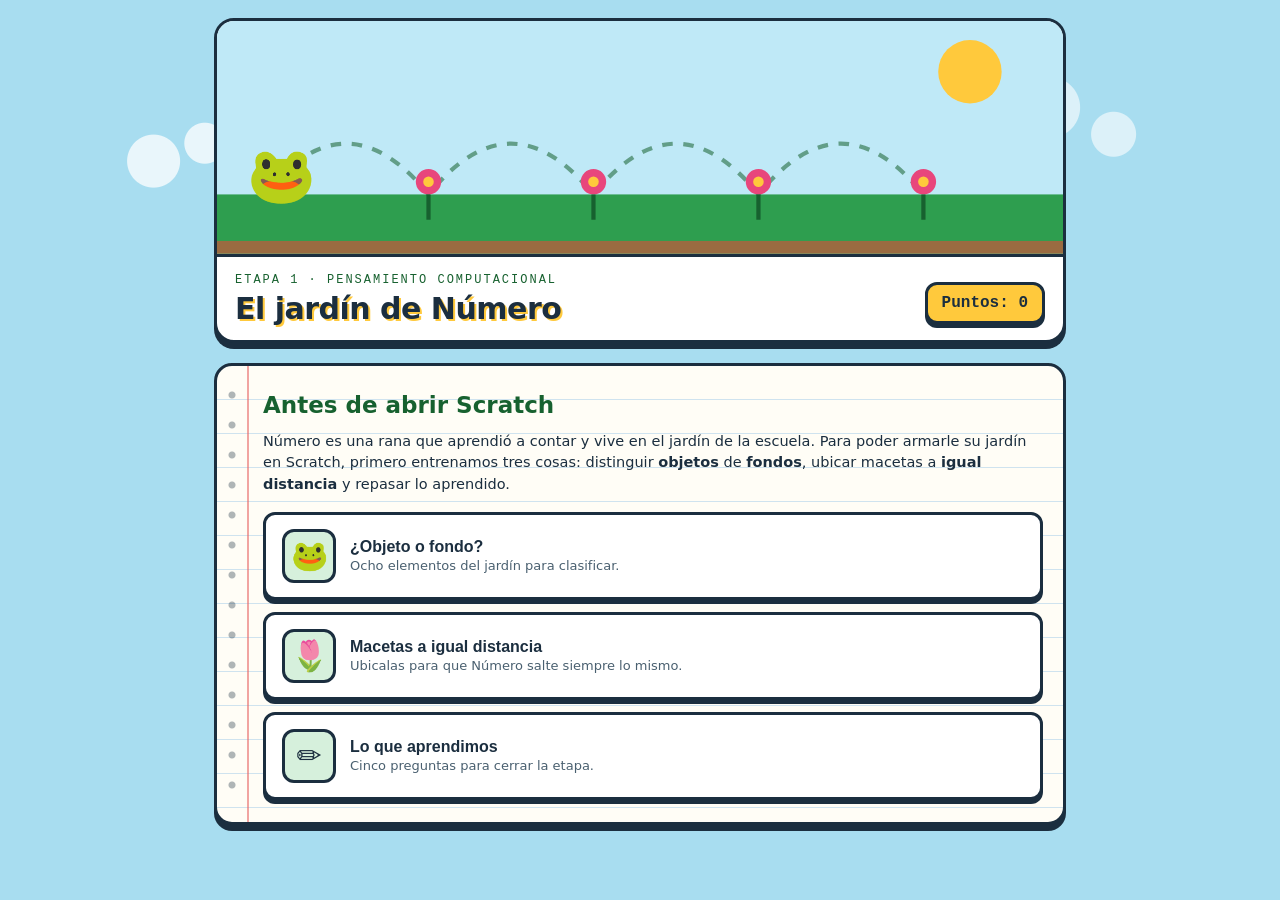
<file: index (3).html>
<!DOCTYPE html>
<html lang="es">
<head>
<meta charset="UTF-8">
<meta name="viewport" content="width=device-width, initial-scale=1">
<title>El jardín de Número — Etapa 1</title>
<style>
  :root{
    --tinta:#1B2E3F;
    --papel:#FFFDF6;
    --renglon:#CFE3EF;
    --margen:#E86A6A;
    --verde:#2E9E4F;
    --verde-osc:#17612F;
    --verde-claro:#D6F0DC;
    --flor:#FFC93C;
    --flor-osc:#C68C00;
    --rosa:#E8467C;
    --cielo:#A8DDF0;
    --tierra:#9A6B41;
    --tierra-osc:#5E3D22;
  }
  *{box-sizing:border-box;}
  html,body{margin:0;padding:0;}
  body{
    font-family:Verdana,"DejaVu Sans",Geneva,sans-serif;
    color:var(--tinta);
    font-size:16px;
    line-height:1.5;
    background:var(--cielo);
    background-image:
      radial-gradient(circle at 12% 18%, rgba(255,255,255,.75) 0 26px, transparent 27px),
      radial-gradient(circle at 16% 16%, rgba(255,255,255,.75) 0 20px, transparent 21px),
      radial-gradient(circle at 82% 12%, rgba(255,255,255,.6) 0 30px, transparent 31px),
      radial-gradient(circle at 87% 15%, rgba(255,255,255,.6) 0 22px, transparent 23px);
    background-repeat:no-repeat;
  }
  .app{max-width:880px;margin:0 auto;padding:18px 14px 70px;}

  /* ---------- HERO ---------- */
  .hero{
    background:#fff;
    border:3px solid var(--tinta);
    border-radius:20px;
    overflow:hidden;
    box-shadow:0 6px 0 var(--tinta);
  }
  .hero-svg{display:block;width:100%;height:auto;}
  .hero-txt{
    padding:14px 18px 16px;
    display:flex;
    flex-wrap:wrap;
    align-items:flex-end;
    justify-content:space-between;
    gap:12px;
    border-top:3px solid var(--tinta);
  }
  h1{
    font-family:"Trebuchet MS","DejaVu Sans",sans-serif;
    font-size:30px;
    line-height:1.05;
    margin:0;
    letter-spacing:-.5px;
    text-shadow:2px 2px 0 var(--flor);
  }
  .eyebrow{
    font-family:"Courier New",monospace;
    font-size:12px;
    letter-spacing:2px;
    text-transform:uppercase;
    color:var(--verde-osc);
    margin:0 0 4px;
  }
  .marcador{
    font-family:"Courier New",monospace;
    background:var(--flor);
    border:3px solid var(--tinta);
    border-radius:12px;
    padding:6px 14px;
    font-weight:bold;
    font-size:16px;
    box-shadow:0 4px 0 var(--tinta);
    white-space:nowrap;
  }

  /* ---------- HOJA DE CUADERNO ---------- */
  .hoja{
    position:relative;
    background:var(--papel);
    background-image:repeating-linear-gradient(
      to bottom, transparent 0 33px, var(--renglon) 33px 34px);
    border:3px solid var(--tinta);
    border-radius:18px;
    padding:22px 20px 22px 46px;
    margin-top:20px;
    box-shadow:0 6px 0 var(--tinta);
  }
  .hoja::before{
    content:"";
    position:absolute;top:0;bottom:0;left:30px;
    width:2px;background:var(--margen);opacity:.6;
  }
  .hoja::after{
    content:"";
    position:absolute;top:14px;bottom:14px;left:10px;
    width:10px;
    background-image:radial-gradient(circle, var(--tinta) 0 3px, transparent 4px);
    background-size:10px 30px;
    opacity:.35;
  }
  h2{
    font-family:"Trebuchet MS","DejaVu Sans",sans-serif;
    font-size:23px;
    margin:0 0 2px;
    color:var(--verde-osc);
  }
  .num-paso{
    font-family:"Courier New",monospace;
    background:var(--verde);
    color:#fff;
    border-radius:50%;
    width:30px;height:30px;
    display:inline-flex;align-items:center;justify-content:center;
    font-weight:bold;font-size:15px;
    margin-right:8px;
    vertical-align:middle;
  }
  .consigna{margin:8px 0 16px;font-size:14.5px;}
  .oculto{display:none;}

  /* ---------- BOTONES ---------- */
  button{
    font-family:inherit;
    font-size:15px;
    cursor:pointer;
    border:3px solid var(--tinta);
    border-radius:12px;
    padding:12px 18px;
    background:#fff;
    color:var(--tinta);
    box-shadow:0 4px 0 var(--tinta);
    transition:transform .08s ease, box-shadow .08s ease;
  }
  button:hover:not(:disabled){transform:translateY(2px);box-shadow:0 2px 0 var(--tinta);}
  button:active:not(:disabled){transform:translateY(4px);box-shadow:0 0 0 var(--tinta);}
  button:disabled{opacity:.55;cursor:default;}
  button:focus-visible{outline:3px solid var(--rosa);outline-offset:3px;}
  .btn-verde{background:var(--verde);color:#fff;font-weight:bold;}
  .btn-flor{background:var(--flor);font-weight:bold;}
  .fila-botones{display:flex;flex-wrap:wrap;gap:10px;margin-top:16px;}
  .btn-volver{font-size:13px;padding:9px 14px;box-shadow:0 3px 0 var(--tinta);}

  /* ---------- MENÚ ---------- */
  .menu{display:grid;gap:12px;margin-top:16px;}
  .menu button{
    display:flex;align-items:center;gap:14px;text-align:left;
    background:#fff;padding:14px 16px;
  }
  .menu .icono{
    font-size:30px;
    background:var(--verde-claro);
    border:3px solid var(--tinta);
    border-radius:12px;
    width:54px;height:54px;
    display:flex;align-items:center;justify-content:center;
    flex:none;
  }
  .menu strong{display:block;font-size:16px;font-family:"Trebuchet MS",sans-serif;}
  .menu span.desc{font-size:13px;color:#4A6070;}

  /* ---------- JUEGO 1 ---------- */
  .vitrina{
    position:relative;
    border:3px solid var(--tinta);
    border-radius:14px;
    height:160px;
    overflow:hidden;
    background:
      linear-gradient(#BFE9F7 0 58%, var(--verde) 58% 78%, var(--tierra) 78% 100%);
  }
  .vitrina .sol{position:absolute;top:12px;right:16px;font-size:26px;}
  .vitrina .pieza{
    position:absolute;left:50%;top:50%;
    transform:translate(-50%,-50%);
    font-size:62px;
    filter:drop-shadow(0 4px 0 rgba(0,0,0,.15));
  }
  .cinta{
    position:absolute;top:10px;left:10px;
    font-family:"Courier New",monospace;
    font-size:11px;letter-spacing:1px;
    background:var(--papel);
    border:2px solid var(--tinta);
    border-radius:8px;
    padding:2px 8px;
  }
  .item-texto{
    text-align:center;font-size:17px;font-weight:bold;
    margin:16px 0 0;color:var(--verde-osc);
    font-family:"Trebuchet MS",sans-serif;
  }
  .par-botones{display:grid;grid-template-columns:1fr 1fr;gap:12px;margin-top:14px;}
  .par-botones button{padding:16px 8px;font-size:16px;font-weight:bold;}
  .b-objeto{background:var(--flor);}
  .b-fondo{background:var(--cielo);}

  .feedback{
    margin-top:14px;padding:12px 14px;border-radius:12px;
    font-size:14px;display:none;border:3px solid var(--tinta);
  }
  .feedback.ok{display:block;background:var(--verde-claro);}
  .feedback.mal{display:block;background:#FFE1EA;}
  .feedback strong{font-family:"Trebuchet MS",sans-serif;}

  .puntitos{display:flex;gap:6px;margin-top:14px;align-items:center;}
  .puntito{width:12px;height:12px;border-radius:50%;border:2px solid var(--tinta);background:#fff;}
  .puntito.hecho{background:var(--verde);}
  .puntito.actual{background:var(--flor);}
  .puntitos span{
    font-family:"Courier New",monospace;font-size:12px;margin-left:6px;color:#4A6070;
  }

  /* ---------- JUEGO 2 ---------- */
  .cantero{
    display:grid;grid-template-columns:repeat(12,1fr);gap:4px;
    background:var(--tierra);
    border:3px solid var(--tierra-osc);
    border-radius:14px 14px 6px 6px;
    padding:8px;
    box-shadow:0 5px 0 var(--tierra-osc);
  }
  .celda{
    aspect-ratio:1/1;
    background:#F0E4CD;
    border:2px dashed #B99B72;
    border-radius:8px;
    box-shadow:none;
    padding:0;font-size:20px;line-height:1;
    display:flex;align-items:center;justify-content:center;
  }
  .celda:hover:not(:disabled){transform:none;box-shadow:none;background:#FBF2E0;}
  .celda:active:not(:disabled){transform:scale(.93);box-shadow:none;}
  .celda.puesta{background:var(--verde-claro);border:2px solid var(--verde-osc);}
  .regla{
    display:grid;grid-template-columns:repeat(12,1fr);gap:4px;
    padding:6px 11px 0;
    font-family:"Courier New",monospace;font-size:12px;
    text-align:center;color:#4A6070;
  }
  .contador{
    font-family:"Courier New",monospace;font-size:14px;margin:14px 0 0;
  }

  /* ---------- JUEGO 3 ---------- */
  .pregunta{
    font-family:"Trebuchet MS",sans-serif;
    font-size:18px;font-weight:bold;color:var(--verde-osc);
    margin:0 0 14px;
  }
  .opciones{display:grid;gap:10px;}
  .opciones button{text-align:left;padding:13px 16px;background:#fff;}

  /* ---------- FINAL ---------- */
  .final{text-align:center;}
  .medalla{
    font-size:60px;
    display:inline-flex;align-items:center;justify-content:center;
    width:104px;height:104px;
    background:var(--flor);
    border:3px solid var(--tinta);
    border-radius:50%;
    box-shadow:0 6px 0 var(--tinta);
  }
  .puntaje-final{
    font-family:"Courier New",monospace;
    font-size:38px;font-weight:bold;color:var(--verde-osc);margin:14px 0 4px;
  }
  .reflexion{
    text-align:left;background:#fff;
    border:3px solid var(--tinta);border-radius:14px;
    padding:16px 18px;margin-top:20px;
    box-shadow:0 4px 0 var(--tinta);
  }
  .reflexion h3{
    margin:0 0 10px;font-size:16px;color:var(--rosa);
    font-family:"Trebuchet MS",sans-serif;
  }
  .reflexion ul{margin:0;padding-left:20px;}
  .reflexion li{margin-bottom:8px;font-size:14px;}

  @media (prefers-reduced-motion:no-preference){
    .brinca{animation:brinco .55s ease;}
    @keyframes brinco{
      0%{transform:translate(-50%,-50%) scale(.7) rotate(-6deg);}
      60%{transform:translate(-50%,-64%) scale(1.06) rotate(3deg);}
      100%{transform:translate(-50%,-50%) scale(1) rotate(0);}
    }
    #rana-hero{animation:salta 3.4s ease-in-out infinite;}
    @keyframes salta{
      0%,100%{transform:translate(0,0);}
      25%{transform:translate(78px,-30px);}
      50%{transform:translate(156px,0);}
      75%{transform:translate(234px,-30px);}
    }
  }
  @media (max-width:560px){
    h1{font-size:23px;}
    .hoja{padding:18px 14px 18px 40px;}
    .par-botones{grid-template-columns:1fr;}
    .celda{font-size:14px;}
    .regla{font-size:9px;}
  }
</style>
</head>
<body>
<div class="app">

  <!-- ============ HERO ============ -->
  <div class="hero">
    <svg class="hero-svg" viewBox="0 0 400 110" preserveAspectRatio="xMidYMid slice" role="img" aria-label="Número la rana saltando de flor en flor en el jardín">
      <rect width="400" height="110" fill="#BFE9F7"/>
      <circle cx="356" cy="24" r="15" fill="#FFC93C"/>
      <rect y="82" width="400" height="28" fill="#2E9E4F"/>
      <rect y="104" width="400" height="6" fill="#9A6B41"/>
      <path d="M22 82 Q61 34 100 82 Q139 34 178 82 Q217 34 256 82 Q295 34 334 82"
            fill="none" stroke="#17612F" stroke-width="2" stroke-dasharray="5 5" opacity=".55"/>
      <g fill="#E8467C">
        <circle cx="100" cy="76" r="6"/><circle cx="178" cy="76" r="6"/>
        <circle cx="256" cy="76" r="6"/><circle cx="334" cy="76" r="6"/>
      </g>
      <g fill="#FFC93C">
        <circle cx="100" cy="76" r="2.5"/><circle cx="178" cy="76" r="2.5"/>
        <circle cx="256" cy="76" r="2.5"/><circle cx="334" cy="76" r="2.5"/>
      </g>
      <g stroke="#17612F" stroke-width="2">
        <line x1="100" y1="82" x2="100" y2="94"/><line x1="178" y1="82" x2="178" y2="94"/>
        <line x1="256" y1="82" x2="256" y2="94"/><line x1="334" y1="82" x2="334" y2="94"/>
      </g>
      <text id="rana-hero" x="14" y="82" font-size="26">🐸</text>
    </svg>
    <div class="hero-txt">
      <div>
        <p class="eyebrow">Etapa 1 · Pensamiento Computacional</p>
        <h1>El jardín de Número</h1>
      </div>
      <div class="marcador">Puntos: <span id="puntos">0</span></div>
    </div>
  </div>

  <!-- ============ INICIO ============ -->
  <section class="hoja" id="pantalla-inicio">
    <h2>Antes de abrir Scratch</h2>
    <p class="consigna">
      Número es una rana que aprendió a contar y vive en el jardín de la escuela.
      Para poder armarle su jardín en Scratch, primero entrenamos tres cosas:
      distinguir <strong>objetos</strong> de <strong>fondos</strong>, ubicar macetas
      a <strong>igual distancia</strong> y repasar lo aprendido.
    </p>
    <div class="menu">
      <button class="ir" data-destino="juego1">
        <span class="icono">🐸</span>
        <span><strong>¿Objeto o fondo?</strong>
        <span class="desc">Ocho elementos del jardín para clasificar.</span></span>
      </button>
      <button class="ir" data-destino="juego2">
        <span class="icono">🌷</span>
        <span><strong>Macetas a igual distancia</strong>
        <span class="desc">Ubicalas para que Número salte siempre lo mismo.</span></span>
      </button>
      <button class="ir" data-destino="juego3">
        <span class="icono">✏️</span>
        <span><strong>Lo que aprendimos</strong>
        <span class="desc">Cinco preguntas para cerrar la etapa.</span></span>
      </button>
    </div>
  </section>

  <!-- ============ JUEGO 1 ============ -->
  <section class="hoja oculto" id="juego1">
    <h2><span class="num-paso">1</span>¿Objeto o fondo?</h2>
    <p class="consigna">
      En Scratch el <strong>fondo</strong> es la imagen que ocupa toda la pantalla y queda atrás de todo.
      El <strong>objeto</strong> es un personaje que se programa aparte y puede moverse.
      Decidí qué es cada elemento del jardín.
    </p>

    <div class="vitrina">
      <span class="cinta">JARDÍN DE LA ESCUELA</span>
      <span class="sol">☀️</span>
      <span class="pieza" id="pieza">🐸</span>
    </div>
    <p class="item-texto" id="item-texto">…</p>

    <div class="par-botones">
      <button class="b-objeto" data-respuesta="objeto">Es un OBJETO</button>
      <button class="b-fondo" data-respuesta="fondo">Es el FONDO</button>
    </div>

    <div class="feedback" id="fb1"></div>
    <div class="puntitos" id="puntitos1"></div>
    <div class="fila-botones">
      <button class="btn-volver ir" data-destino="inicio">← Volver al inicio</button>
    </div>
  </section>

  <!-- ============ JUEGO 2 ============ -->
  <section class="hoja oculto" id="juego2">
    <h2><span class="num-paso">2</span>Macetas a igual distancia</h2>
    <p class="consigna" id="consigna2"></p>

    <div class="cantero" id="cantero"></div>
    <div class="regla" id="regla"></div>

    <p class="contador" id="contador2"></p>
    <div class="fila-botones">
      <button class="btn-verde" id="revisar2">Revisar el cantero</button>
      <button id="limpiar2">Sacar todas</button>
    </div>

    <div class="feedback" id="fb2"></div>
    <div class="fila-botones">
      <button class="btn-volver ir" data-destino="inicio">← Volver al inicio</button>
    </div>
  </section>

  <!-- ============ JUEGO 3 ============ -->
  <section class="hoja oculto" id="juego3">
    <h2><span class="num-paso">3</span>Lo que aprendimos</h2>
    <p class="pregunta" id="pregunta3">…</p>
    <div class="opciones" id="opciones3"></div>
    <div class="feedback" id="fb3"></div>
    <div class="puntitos" id="puntitos3"></div>
    <div class="fila-botones">
      <button class="btn-volver ir" data-destino="inicio">← Volver al inicio</button>
    </div>
  </section>

  <!-- ============ FINAL ============ -->
  <section class="hoja oculto final" id="pantalla-final">
    <div class="medalla">🐸</div>
    <p class="puntaje-final"><span id="puntos-final">0</span> pts</p>
    <h2 id="titulo-final">¡Terminaron la Etapa 1!</h2>
    <p class="consigna" id="mensaje-final"></p>

    <div class="reflexion">
      <h3>Para conversar antes de ir a Scratch</h3>
      <ul>
        <li>¿Qué dificultades tendríamos si dibujáramos a Número dentro del fondo?</li>
        <li>¿Qué ventaja tiene que Número sea un objeto y no parte del dibujo del jardín?</li>
        <li>¿Cómo hacemos para que las flores queden a la misma distancia en Scratch?</li>
        <li>¿Qué otras cosas de la vida diaria están a igual distancia una de otra?</li>
      </ul>
    </div>

    <div class="fila-botones" style="justify-content:center;">
      <button class="btn-flor" id="reiniciar">Jugar de nuevo</button>
      <button class="btn-volver ir" data-destino="inicio">← Volver al inicio</button>
    </div>
  </section>

</div>

<script>
(function(){
  "use strict";

  var puntos = 0;
  var elPuntos = document.getElementById("puntos");

  function sumar(n){ puntos += n; elPuntos.textContent = puntos; }

  function mostrar(id){
    var ids = ["pantalla-inicio","juego1","juego2","juego3","pantalla-final"];
    for(var i=0;i<ids.length;i++){ document.getElementById(ids[i]).classList.add("oculto"); }
    if(id === "inicio"){ id = "pantalla-inicio"; }
    document.getElementById(id).classList.remove("oculto");
    window.scrollTo(0,0);
  }

  var irs = document.querySelectorAll(".ir");
  for(var i=0;i<irs.length;i++){
    irs[i].addEventListener("click", function(){
      var d = this.getAttribute("data-destino");
      if(d === "juego1"){ iniciarJuego1(); }
      if(d === "juego2"){ iniciarJuego2(); }
      if(d === "juego3"){ iniciarJuego3(); }
      mostrar(d);
    });
  }

  function mezclar(arr){
    var a = arr.slice();
    for(var i=a.length-1;i>0;i--){
      var j = Math.floor(Math.random()*(i+1));
      var t = a[i]; a[i] = a[j]; a[j] = t;
    }
    return a;
  }

  function pintarPuntitos(cont, total, actual){
    cont.innerHTML = "";
    for(var i=0;i<total;i++){
      var d = document.createElement("span");
      d.className = "puntito" + (i < actual ? " hecho" : (i === actual ? " actual" : ""));
      cont.appendChild(d);
    }
    var t = document.createElement("span");
    t.textContent = (actual < total ? (actual+1) : total) + "/" + total;
    cont.appendChild(t);
  }

  /* ================= JUEGO 1 ================= */
  var items = [
    {emoji:"🐸", texto:"Número, la rana que salta de flor en flor", tipo:"objeto",
     razon:"Número tiene que moverse sola, así que va como objeto. Dibujada en el fondo quedaría pegada y no podríamos programarla."},
    {emoji:"🏫", texto:"El patio de la escuela con el cielo y el pasto", tipo:"fondo",
     razon:"El patio ocupa toda la pantalla y no se mueve: es el fondo del escenario."},
    {emoji:"🌻", texto:"Una flor que se ilumina cuando Número la toca", tipo:"objeto",
     razon:"Si tiene que cambiar o reaccionar, necesita ser un objeto con su propio programa."},
    {emoji:"🔲", texto:"La cuadrícula que nos ayuda a medir distancias", tipo:"fondo",
     razon:"La cuadrícula es parte del dibujo del escenario. Nos sirve de guía, pero no se programa."},
    {emoji:"⏱️", texto:"El reloj que avisa cuánto tiempo queda", tipo:"objeto",
     razon:"El reloj cambia mientras el juego corre, así que va como objeto."},
    {emoji:"☁️", texto:"El cielo celeste del jardín", tipo:"fondo",
     razon:"El cielo está dibujado detrás de todo y ocupa la pantalla entera: fondo."},
    {emoji:"🪴", texto:"Una maceta que se puede arrastrar de lugar", tipo:"objeto",
     razon:"Si la vamos a mover, tiene que ser un objeto. En el fondo quedaría fija."},
    {emoji:"🌳", texto:"Los árboles pintados al costado del patio", tipo:"fondo",
     razon:"Son parte del paisaje y no hacen nada: quedan dibujados en el fondo."}
  ];
  var idx1 = 0, mezcla1 = [];

  function iniciarJuego1(){
    mezcla1 = mezclar(items);
    idx1 = 0;
    pintarItem();
  }

  function pintarItem(){
    var it = mezcla1[idx1];
    var p = document.getElementById("pieza");
    p.textContent = it.emoji;
    p.classList.remove("brinca");
    void p.offsetWidth;
    p.classList.add("brinca");
    document.getElementById("item-texto").textContent = it.texto;
    document.getElementById("fb1").className = "feedback";
    pintarPuntitos(document.getElementById("puntitos1"), mezcla1.length, idx1);
    activarBotones1(true);
  }

  function activarBotones1(estado){
    var bs = document.querySelectorAll(".par-botones button");
    for(var i=0;i<bs.length;i++){ bs[i].disabled = !estado; }
  }

  var bots1 = document.querySelectorAll(".par-botones button");
  for(var k=0;k<bots1.length;k++){
    bots1[k].addEventListener("click", function(){
      var elegido = this.getAttribute("data-respuesta");
      var it = mezcla1[idx1];
      var fb = document.getElementById("fb1");
      if(elegido === it.tipo){
        sumar(10);
        fb.className = "feedback ok";
        fb.innerHTML = "<strong>¡Correcto!</strong> " + it.razon;
      }else{
        fb.className = "feedback mal";
        fb.innerHTML = "<strong>Casi.</strong> Era " +
          (it.tipo === "objeto" ? "un OBJETO" : "el FONDO") + ". " + it.razon;
      }
      activarBotones1(false);
      idx1++;
      pintarPuntitos(document.getElementById("puntitos1"), mezcla1.length, idx1);
      if(idx1 < mezcla1.length){ setTimeout(pintarItem, 2600); }
      else { setTimeout(irAlFinal, 2600); }
    });
  }

  /* ================= JUEGO 2 ================= */
  var TOTAL_CELDAS = 12;
  var macetasPedidas = 4;
  var seleccion = [];

  function iniciarJuego2(){
    macetasPedidas = 3 + Math.floor(Math.random()*2);
    seleccion = [];
    document.getElementById("consigna2").innerHTML =
      "Ubicá <strong>" + macetasPedidas + " macetas</strong> en el cantero de modo que la distancia " +
      "entre una y la siguiente sea siempre la misma. Así Número puede repetir siempre el mismo salto. " +
      "Tocá un casillero para poner o sacar una maceta.";
    var cantero = document.getElementById("cantero");
    var regla = document.getElementById("regla");
    cantero.innerHTML = "";
    regla.innerHTML = "";
    for(var i=0;i<TOTAL_CELDAS;i++){
      var b = document.createElement("button");
      b.className = "celda";
      b.setAttribute("data-pos", i);
      b.setAttribute("aria-label", "Casillero " + i);
      b.addEventListener("click", toggleCelda);
      cantero.appendChild(b);
      var n = document.createElement("span");
      n.textContent = i;
      regla.appendChild(n);
    }
    document.getElementById("fb2").className = "feedback";
    actualizarContador();
  }

  function toggleCelda(){
    var pos = parseInt(this.getAttribute("data-pos"), 10);
    var i = seleccion.indexOf(pos);
    var fb = document.getElementById("fb2");
    if(i >= 0){
      seleccion.splice(i,1);
      this.classList.remove("puesta");
      this.textContent = "";
    }else{
      if(seleccion.length >= macetasPedidas){
        fb.className = "feedback mal";
        fb.innerHTML = "Ya hay " + macetasPedidas + " macetas. Sacá una si querés cambiarla de lugar.";
        return;
      }
      seleccion.push(pos);
      this.classList.add("puesta");
      this.textContent = "🌷";
    }
    fb.className = "feedback";
    actualizarContador();
  }

  function actualizarContador(){
    document.getElementById("contador2").textContent =
      "Macetas puestas: " + seleccion.length + " de " + macetasPedidas;
  }

  document.getElementById("limpiar2").addEventListener("click", iniciarJuego2);

  document.getElementById("revisar2").addEventListener("click", function(){
    var fb = document.getElementById("fb2");
    if(seleccion.length !== macetasPedidas){
      fb.className = "feedback mal";
      fb.innerHTML = "Faltan macetas: tenés que poner exactamente " + macetasPedidas + ".";
      return;
    }
    var orden = seleccion.slice().sort(function(a,b){ return a-b; });
    var paso = orden[1] - orden[0];
    var iguales = true;
    for(var i=1;i<orden.length;i++){
      if(orden[i] - orden[i-1] !== paso){ iguales = false; }
    }
    if(iguales){
      sumar(20);
      fb.className = "feedback ok";
      fb.innerHTML = "<strong>¡Perfecto!</strong> Entre maceta y maceta hay siempre " + paso +
        " casillero(s). En Scratch esto se logra usando el mismo número en el bloque " +
        "<em>mover ( ) pasos</em> cada vez que salta.";
      setTimeout(irAlFinal, 3400);
    }else{
      var detalle = [];
      for(var j=1;j<orden.length;j++){ detalle.push(orden[j]-orden[j-1]); }
      fb.className = "feedback mal";
      fb.innerHTML = "<strong>Todavía no.</strong> Las distancias que quedaron son: " +
        detalle.join(", ") + ". Si Número salta siempre lo mismo, no va a caer en todas las macetas. " +
        "Probá contando los casilleros entre una y otra.";
    }
  });

  /* ================= JUEGO 3 ================= */
  var preguntas = [
    {p:"En Scratch, ¿qué es el escenario?",
     o:["La imagen que ocupa toda la pantalla, atrás de todo",
        "Un personaje que se mueve solo",
        "El botón para guardar el proyecto"],
     c:0,
     r:"El escenario es la imagen de fondo. Se puede cambiar con bloques de Apariencia, pero no se mueve como un personaje."},
    {p:"¿Por qué conviene que Número sea un objeto y no parte del dibujo del fondo?",
     o:["Porque queda más lindo",
        "Porque así la podemos programar aparte para que se mueva",
        "Porque el fondo no se puede pintar"],
     c:1,
     r:"Un objeto tiene su propio programa: puede moverse, hablar e interactuar con el escenario."},
    {p:"Que las macetas estén equidistantes significa que…",
     o:["Están todas del mismo color",
        "Hay siempre la misma distancia entre una y la siguiente",
        "Están todas juntas en un rincón"],
     c:1,
     r:"Equidistante = a igual distancia. Por eso Número puede repetir siempre el mismo salto."},
    {p:"¿Para qué nos sirve elegir un fondo con cuadrícula?",
     o:["Para que el juego vaya más rápido",
        "Para medir y ubicar las flores a la misma distancia",
        "Para que aparezcan más objetos"],
     c:1,
     r:"La cuadrícula funciona como una recta numérica: ayuda a contar y medir dentro del escenario."},
    {p:"En el proyecto de Número, ¿cuál de estos sería un objeto?",
     o:["El cielo del jardín",
        "El pasto dibujado atrás",
        "La rana que salta de flor en flor"],
     c:2,
     r:"La rana se mueve y responde: es un objeto. El cielo y el pasto son parte del fondo."}
  ];
  var idx3 = 0, mezcla3 = [];

  function iniciarJuego3(){
    mezcla3 = mezclar(preguntas);
    idx3 = 0;
    pintarPregunta();
  }

  function pintarPregunta(){
    var q = mezcla3[idx3];
    document.getElementById("pregunta3").textContent = q.p;
    var cont = document.getElementById("opciones3");
    cont.innerHTML = "";
    for(var i=0;i<q.o.length;i++){
      var b = document.createElement("button");
      b.textContent = q.o[i];
      b.setAttribute("data-i", i);
      b.addEventListener("click", responder3);
      cont.appendChild(b);
    }
    document.getElementById("fb3").className = "feedback";
    pintarPuntitos(document.getElementById("puntitos3"), mezcla3.length, idx3);
  }

  function responder3(){
    var elegida = parseInt(this.getAttribute("data-i"), 10);
    var q = mezcla3[idx3];
    var fb = document.getElementById("fb3");
    var bs = document.getElementById("opciones3").getElementsByTagName("button");
    for(var i=0;i<bs.length;i++){ bs[i].disabled = true; }
    if(elegida === q.c){
      sumar(15);
      fb.className = "feedback ok";
      fb.innerHTML = "<strong>¡Muy bien!</strong> " + q.r;
    }else{
      fb.className = "feedback mal";
      fb.innerHTML = "<strong>No era esa.</strong> La correcta es “" + q.o[q.c] + "”. " + q.r;
    }
    idx3++;
    pintarPuntitos(document.getElementById("puntitos3"), mezcla3.length, idx3);
    if(idx3 < mezcla3.length){ setTimeout(pintarPregunta, 2800); }
    else { setTimeout(irAlFinal, 2800); }
  }

  /* ================= FINAL ================= */
  function irAlFinal(){
    document.getElementById("puntos-final").textContent = puntos;
    var msj = document.getElementById("mensaje-final");
    if(puntos >= 120){
      msj.textContent = "Ya distinguen objetos de fondos y saben ubicar las macetas. ¡Listos para armar el jardín de Número en Scratch!";
    }else if(puntos >= 60){
      msj.textContent = "Buen trabajo. Repasen los elementos que costaron y después vamos a Scratch a crear el escenario.";
    }else{
      msj.textContent = "Juguemos una vez más antes de abrir Scratch: cada intento ayuda a entender mejor la diferencia entre objeto y fondo.";
    }
    mostrar("pantalla-final");
  }

  document.getElementById("reiniciar").addEventListener("click", function(){
    puntos = 0;
    elPuntos.textContent = "0";
    mostrar("inicio");
  });

  mostrar("inicio");
})();
</script>
</body>
</html>
</file>
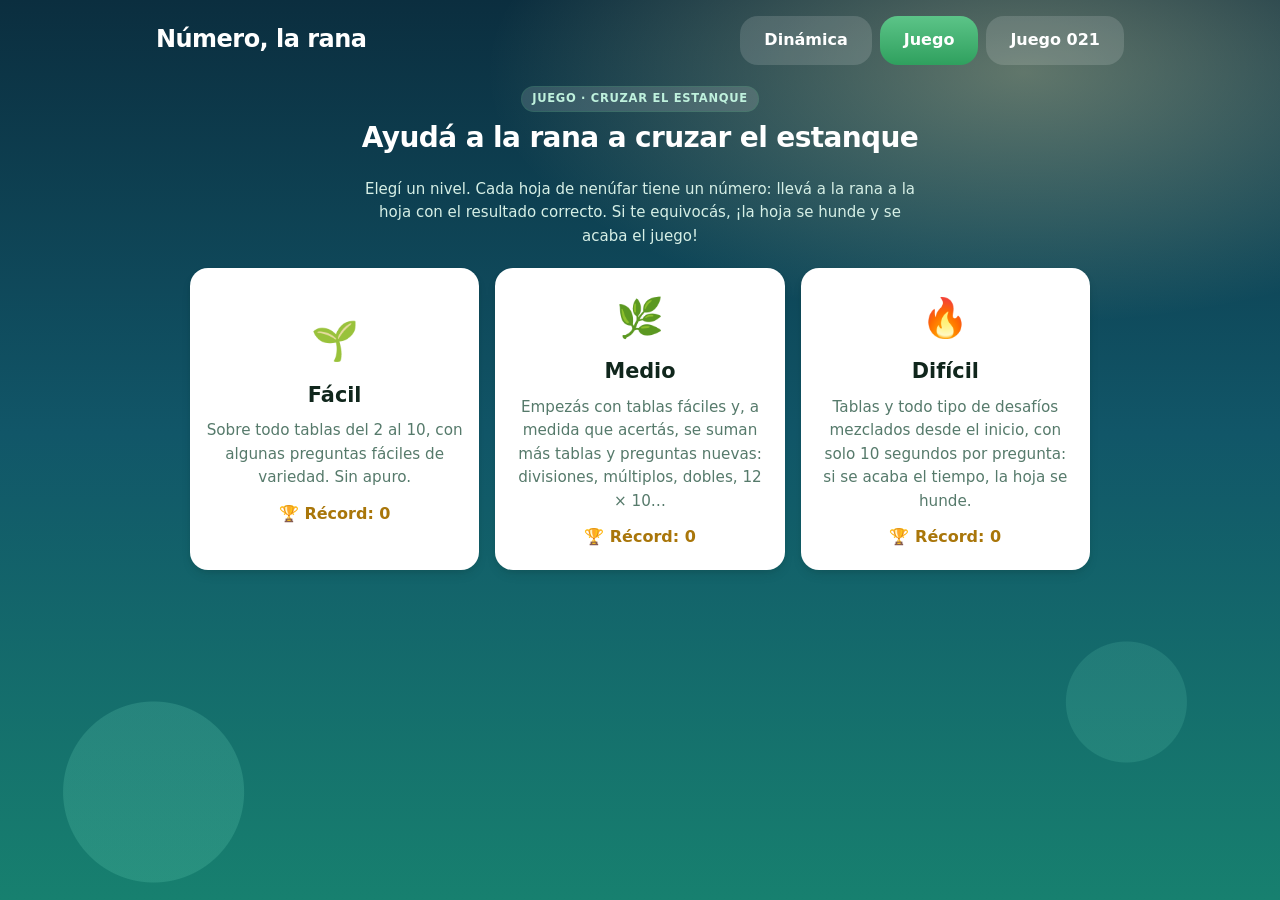
<file: juego.html>
<!DOCTYPE html>
<html lang="es">
<head>
<meta charset="UTF-8">
<meta name="viewport" content="width=device-width, initial-scale=1">
<title>Número, la rana — Juego</title>
<link rel="stylesheet" href="estilos.css">
<link rel="stylesheet" href="juego.css">
</head>
<body class="pagina-juego">
<div class="app app-juego">
  <div class="barra-juego">
    <h1>Número, la rana</h1>
    <div class="pestanias">
      <a class="pestania" href="index.html">Dinámica</a>
      <a class="pestania on" href="juego.html" aria-current="page">Juego</a>
      <a class="pestania" href="juego021.html">Juego 021</a>
    </div>
  </div>
  <section class="zona-juego" id="juego"></section>
</div>
<script src="juego.js"></script>
</body>
</html>
</file>
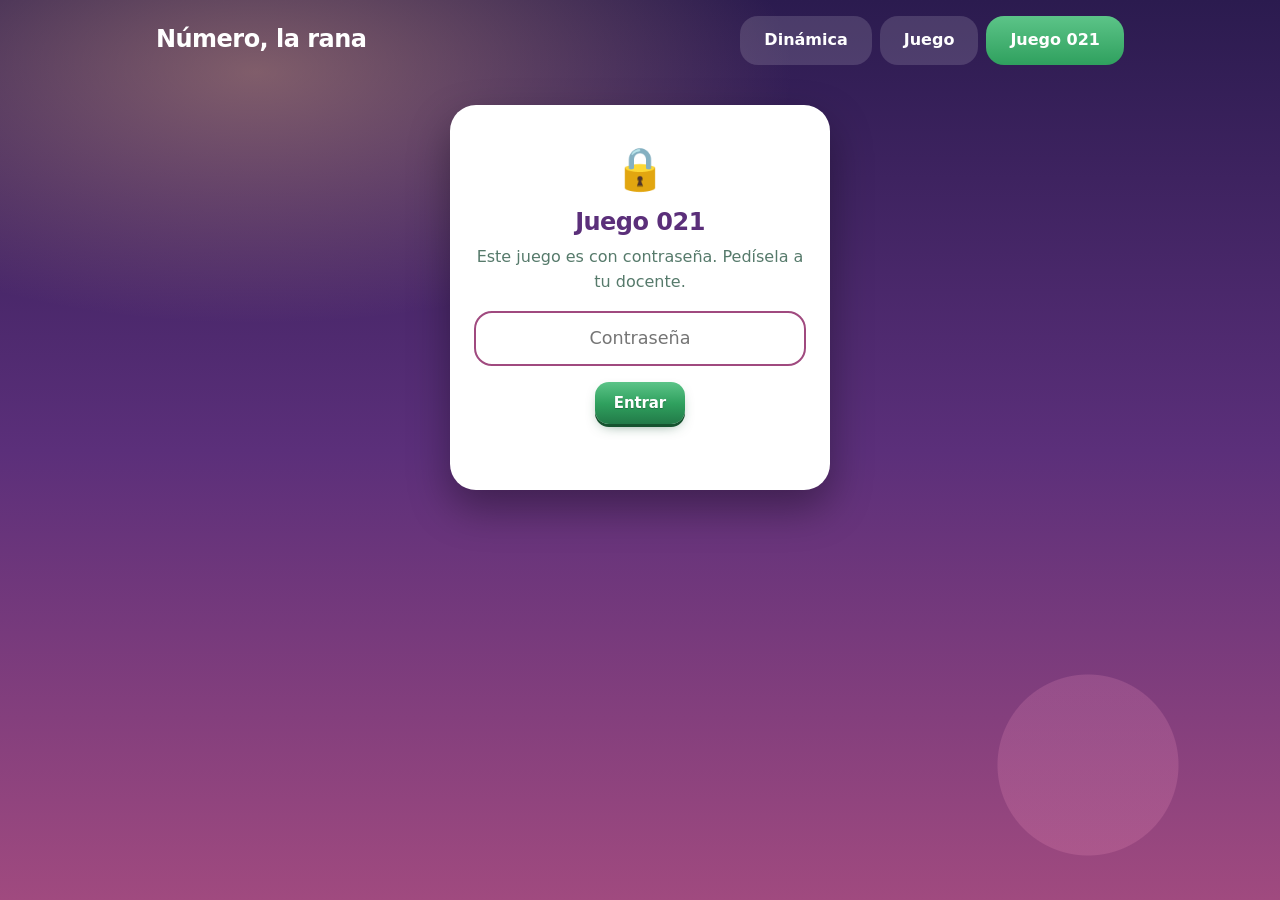
<file: juego021.html>
<!DOCTYPE html>
<html lang="es">
<head>
<meta charset="UTF-8">
<meta name="viewport" content="width=device-width, initial-scale=1">
<title>Número, la rana — Juego 021</title>
<link rel="stylesheet" href="estilos.css">
<link rel="stylesheet" href="juego.css">
<link rel="stylesheet" href="juego021.css">
</head>
<body class="pagina-juego tema-021">
<div class="app app-juego">
  <div class="barra-juego">
    <h1>Número, la rana</h1>
    <div class="pestanias">
      <a class="pestania" href="index.html">Dinámica</a>
      <a class="pestania" href="juego.html">Juego</a>
      <a class="pestania on" href="juego021.html" aria-current="page">Juego 021</a>
    </div>
  </div>
  <section class="zona-juego" id="juego"></section>
</div>
<script src="juego021.js"></script>
<script src="juego.js"></script>
</body>
</html>
</file>
<file: estilos.css>
/* ============================================================
   EL JARDÍN DE NÚMERO — dirección de arte
   Sólo presentación: colores, capas, ilustración y movimiento.
   ============================================================ */
:root{
  /* tinta (una sola familia, verdosa) */
  --ink:#10261C;
  --ink-2:#2F5245;
  --ink-3:#567A6B;
  --ink-4:#8DA99E;
  --line:#DCE7DE;
  --line-2:#EBF1EA;

  /* papel del cuaderno */
  --paper:#FFFCF2;
  --paper-2:#F8F2E1;
  --paper-3:#EFE6D0;
  --rule:#D8E7E3;
  --margin:#EFA79D;

  /* VERDE → progreso y respuestas correctas */
  --leaf:#2FA05E;
  --leaf-d:#227A48;
  --leaf-dd:#16532F;
  --leaf-b:#5CC488;
  --leaf-bb:#9BE0B4;
  --leaf-l:#DDF2E4;
  --leaf-ll:#F0FAF3;

  /* AMARILLO → recompensa y atención */
  --sun:#F2B02A;
  --sun-d:#A9760A;
  --sun-b:#FFD873;
  --sun-l:#FFF4D9;
  --sun-ink:#3E2A05;

  /* AZUL / CELESTE → información y cielo */
  --sky:#9CDCF2;
  --sky-2:#C7ECF8;
  --sky-l:#E7F6FC;
  --blue:#3B7CC9;
  --blue-d:#295A96;
  --blue-l:#E4EFFB;

  /* JARDÍN → rosa, naranja, violeta, tierra */
  --petal:#EC5F92;
  --petal-d:#BF3D6E;
  --petal-l:#FDE9F0;
  --orange:#F0813C;
  --orange-d:#C25C1D;
  --violet:#9268D6;
  --violet-d:#6C46AC;
  --violet-l:#EFE7FC;
  --soil:#B27B4C;
  --soil-d:#8B5C33;
  --soil-l:#D9BB92;
  --wood:#C08E5C;
  --wood-d:#8E6236;

  /* categorías de bloques (píldoras de pista) — tonos oscuros para texto blanco */
  --c-evento:#A9760A;
  --c-movimiento:#2A578F;
  --c-control:#AE6510;
  --c-apariencia:#5E3B96;
  --c-lapiz:#0A6D57;

  /* espaciado (escala 4) */
  --s1:4px; --s2:8px; --s3:12px; --s4:16px; --s5:20px; --s6:24px; --s7:32px; --s8:40px; --s9:56px;

  /* radios */
  --r1:12px; --r2:18px; --r3:26px; --r4:34px;

  /* elevación por capas */
  --e0:0 1px 2px rgba(16,38,28,.06);
  --e1:0 2px 4px rgba(16,38,28,.08), 0 1px 2px rgba(16,38,28,.04);
  --e2:0 6px 14px -6px rgba(16,38,28,.22), 0 2px 4px rgba(16,38,28,.06);
  --e3:0 14px 28px -14px rgba(16,38,28,.34), 0 3px 8px rgba(16,38,28,.08);
  --e4:0 28px 56px -26px rgba(16,38,28,.44), 0 6px 16px rgba(16,38,28,.10);

  --font:system-ui,-apple-system,"Segoe UI Variable Display","Segoe UI",Cantarell,"Noto Sans","DejaVu Sans",sans-serif;
  --mono:ui-monospace,"DejaVu Sans Mono",Menlo,Consolas,monospace;
  --ease:cubic-bezier(.22,.7,.25,1);
  --bounce:cubic-bezier(.34,1.42,.5,1);
}

*{box-sizing:border-box;}
html,body{margin:0;padding:0;}
html{scroll-behavior:smooth;}
body{
  font-family:var(--font);
  color:var(--ink);
  font-size:16px;
  line-height:1.55;
  background:linear-gradient(180deg,#BEE7F6 0%,#D8F0F3 26%,#E9F6E9 52%,#DDF0DC 76%,#CFE8CC 100%);
  background-attachment:fixed;
  min-height:100vh;
  -webkit-font-smoothing:antialiased;
  text-rendering:optimizeLegibility;
  overflow-x:hidden;
}

/* ============================================================
   CAPA 0 · EL MUNDO (fondo del jardín, detrás de todo)
   ============================================================ */
.mundo{
  position:fixed;inset:0;z-index:0;pointer-events:none;overflow:hidden;
}
.mundo svg{
  position:absolute;left:50%;bottom:0;width:1440px;width:max(1440px,100%);height:100%;
  transform:translateX(-50%);
}
/* velo que levanta el contraste del contenido central */
.mundo::after{
  content:"";position:absolute;inset:0;
  background:radial-gradient(120% 78% at 50% 42%, rgba(255,255,255,.62) 0%, rgba(255,255,255,.30) 44%, rgba(255,255,255,0) 74%);
}
.chispa{
  position:absolute;width:7px;height:7px;border-radius:50%;
  background:radial-gradient(circle at 35% 32%, #fff, var(--sun-b) 62%, rgba(255,216,115,0) 72%);
  opacity:0;
}

.app{
  position:relative;z-index:1;
  max-width:1000px;margin:0 auto;padding:var(--s6) var(--s4) var(--s9);
}

h1,h2,h3{font-weight:800;letter-spacing:-.022em;margin:0;line-height:1.16;}
p{margin:0;}
.eyebrow{
  display:inline-flex;align-items:center;gap:6px;
  font-size:11.5px;letter-spacing:.06em;text-transform:uppercase;
  color:var(--leaf-d);font-weight:800;margin:0;
  background:var(--leaf-l);border-radius:99px;padding:4px 11px;
  box-shadow:inset 0 0 0 1px rgba(47,160,94,.18);
}
.svg-ico{
  width:1em;height:1em;display:inline-block;vertical-align:-.14em;fill:none;
  stroke:currentColor;stroke-width:2;stroke-linecap:round;stroke-linejoin:round;
}
.svg-ico.fill{fill:currentColor;stroke:none;}
::selection{background:var(--sun-b);color:var(--ink);}
:focus-visible{outline:3px solid var(--leaf);outline-offset:3px;border-radius:6px;}

/* ============================================================
   CAPA 1 · CABECERA (pequeño paisaje)
   ============================================================ */
.hero{
  position:relative;
  background:#fff;
  border-radius:var(--r4);
  overflow:hidden;
  box-shadow:var(--e4), inset 0 0 0 3px rgba(255,255,255,.9);
  border:1px solid rgba(16,38,28,.06);
}
#escena{display:block;width:100%;height:auto;}
/* brillo suave sobre la escena, como vidrio de acuario */
.hero::after{
  content:"";position:absolute;left:0;right:0;top:0;height:58%;pointer-events:none;
  background:linear-gradient(180deg,rgba(255,255,255,.30),rgba(255,255,255,0));
}

.hero-bar{
  position:relative;z-index:2;
  display:flex;flex-wrap:wrap;align-items:center;justify-content:space-between;
  gap:var(--s4);padding:var(--s5) var(--s6);
  background:linear-gradient(180deg,#FFFDF7 0%,#FFF9EC 100%);
  border-top:2px solid rgba(47,160,94,.14);
}
.hero-bar .hero-txt{flex:1 1 340px;}
.hero-bar h1{
  font-size:clamp(23px,3.1vw,31px);margin-top:6px;
  color:var(--leaf-dd);
  text-shadow:0 2px 0 rgba(255,255,255,.9);
}
.hero-bar .lema{font-size:14px;color:var(--ink-2);margin-top:var(--s2);max-width:44ch;}

/* --- marcador de puntos --- */
.marcador{
  min-width:232px;padding:var(--s3) var(--s4) 13px;
  background:linear-gradient(180deg,#FFFFFF 0%,#FFF7E2 100%);
  border-radius:var(--r2);
  box-shadow:var(--e2), inset 0 0 0 2px rgba(242,176,42,.28);
  position:relative;
}
.marcador::before{
  content:"";position:absolute;inset:0;border-radius:var(--r2);pointer-events:none;
  background:radial-gradient(80% 120% at 88% -10%, rgba(255,216,115,.45), rgba(255,216,115,0) 62%);
}
.marcador .top{display:flex;align-items:center;gap:var(--s2);position:relative;}
.marcador .estrella{
  color:var(--sun);font-size:20px;display:flex;
  filter:drop-shadow(0 2px 2px rgba(169,118,10,.35));
}
.marcador .cifra{
  font-family:var(--mono);font-size:27px;font-weight:700;letter-spacing:-.04em;
  font-variant-numeric:tabular-nums;color:var(--sun-d);line-height:1;
  display:inline-block;
}
.marcador .lbl{font-size:12.5px;color:var(--ink-3);font-weight:600;align-self:flex-end;margin-bottom:2px;}
.marcador .barra{
  height:11px;border-radius:99px;margin-top:11px;position:relative;overflow:hidden;
  background:#EBE4D2;box-shadow:inset 0 2px 3px rgba(16,38,28,.14);
}
.marcador .relleno{
  height:100%;width:0;border-radius:99px;position:relative;
  background:linear-gradient(180deg,var(--leaf-b) 0%,var(--leaf) 55%,var(--leaf-d) 100%);
  box-shadow:0 0 10px rgba(47,160,94,.5);
  transition:width .7s var(--ease);
}
.marcador .relleno::after{
  content:"";position:absolute;inset:0;border-radius:99px;
  background:linear-gradient(180deg,rgba(255,255,255,.55),rgba(255,255,255,0) 55%);
}
.marcador.pulso .cifra{animation:pop .5s var(--bounce);}
.marcador.pulso .estrella{animation:gira-estrella .6s var(--ease);}
@keyframes pop{0%{transform:scale(1);}38%{transform:scale(1.24);}100%{transform:scale(1);}}
@keyframes gira-estrella{
  0%{transform:rotate(0) scale(1);}
  45%{transform:rotate(22deg) scale(1.3);}
  100%{transform:rotate(0) scale(1);}
}

.chip-suma{
  position:fixed;font-family:var(--mono);font-weight:700;font-size:16px;color:#fff;
  background:linear-gradient(180deg,var(--leaf-b),var(--leaf-d));
  padding:3px 10px;border-radius:99px;
  box-shadow:0 4px 10px -3px rgba(22,83,47,.6), inset 0 1px 0 rgba(255,255,255,.4);
  pointer-events:none;z-index:60;animation:sube 1.05s var(--ease) forwards;
}
@keyframes sube{
  0%{opacity:0;transform:translateY(6px) scale(.7);}
  20%{opacity:1;transform:translateY(-4px) scale(1.1);}
  34%{transform:translateY(-8px) scale(1);}
  100%{opacity:0;transform:translateY(-46px) scale(.9);}
}

/* ============================================================
   CAPA 2 · EL CAMINO DE ETAPAS
   ============================================================ */
.pestanias{display:flex;gap:var(--s2);margin:var(--s6) 0 0;}
.pestania{
  font:inherit;font-weight:700;cursor:pointer;border:0;padding:var(--s3) var(--s6);
  border-radius:var(--r2);background:rgba(255,255,255,.7);color:var(--ink-2,#3b5a4a);
  box-shadow:var(--e1,0 1px 3px rgba(16,38,28,.15));transition:transform .18s var(--ease), background .18s var(--ease);
}
a.pestania{text-decoration:none;display:inline-block;}
.pestania:hover{transform:translateY(-2px);}
.pestania.on{background:linear-gradient(180deg,var(--leaf-b),var(--leaf));color:#fff;}
[hidden]{display:none !important;}
.camino{margin:var(--s6) 0 var(--s5);position:relative;}
.rail{
  display:flex;gap:var(--s3);overflow-x:auto;padding:var(--s2) 4px var(--s4);
  scroll-snap-type:x proximity;scrollbar-width:thin;scrollbar-color:rgba(47,160,94,.35) transparent;
}
.rail::-webkit-scrollbar{height:8px;}
.rail::-webkit-scrollbar-thumb{background:rgba(47,160,94,.32);border-radius:99px;}
.rail::-webkit-scrollbar-track{background:rgba(255,255,255,.4);border-radius:99px;}

.etapa-card{
  --acc-rgb:47,160,94;
  position:relative;flex:none;width:178px;scroll-snap-align:start;text-align:left;cursor:pointer;
  background:linear-gradient(180deg,#FFFFFF 0%,#FBFDF9 100%);
  border:2px solid rgba(16,38,28,.07);
  border-radius:var(--r2);
  padding:var(--s3) var(--s3) 13px;
  box-shadow:var(--e1);
  font-family:inherit;color:var(--ink);overflow:hidden;
  transition:border-color .22s var(--ease), box-shadow .22s var(--ease),
             transform .22s var(--bounce), background .22s var(--ease);
}
/* pastito decorativo al pie de cada tarjeta */
.etapa-card::after{
  content:"";position:absolute;left:0;right:0;bottom:0;height:9px;
  background:
    radial-gradient(6px 9px at 8px 10px, var(--leaf-bb) 96%, transparent 100%),
    radial-gradient(5px 8px at 24px 10px, var(--leaf-b) 96%, transparent 100%),
    radial-gradient(6px 9px at 42px 10px, var(--leaf-bb) 96%, transparent 100%),
    radial-gradient(5px 7px at 60px 10px, var(--leaf-b) 96%, transparent 100%),
    radial-gradient(6px 9px at 78px 10px, var(--leaf-bb) 96%, transparent 100%),
    radial-gradient(5px 8px at 96px 10px, var(--leaf-b) 96%, transparent 100%),
    radial-gradient(6px 9px at 114px 10px, var(--leaf-bb) 96%, transparent 100%),
    radial-gradient(5px 7px at 132px 10px, var(--leaf-b) 96%, transparent 100%),
    radial-gradient(6px 9px at 150px 10px, var(--leaf-bb) 96%, transparent 100%),
    radial-gradient(5px 8px at 168px 10px, var(--leaf-b) 96%, transparent 100%);
  opacity:.55;pointer-events:none;
}
.etapa-card:hover{transform:translateY(-4px) rotate(-.5deg);box-shadow:var(--e3);border-color:rgba(var(--acc-rgb),.85);}
.etapa-card:active{transform:translateY(-1px);}

.etapa-card .fila1{display:flex;align-items:center;gap:var(--s2);margin-bottom:10px;}
.etapa-card .ico-etapa{
  width:32px;height:32px;flex:none;border-radius:11px;
  display:flex;align-items:center;justify-content:center;font-size:18px;
  background:rgba(var(--acc-rgb),.14);
  color:rgb(var(--acc-rgb));
  box-shadow:inset 0 0 0 1.5px rgba(var(--acc-rgb),.30);
  transition:transform .25s var(--bounce), background .2s var(--ease);
}
.etapa-card:hover .ico-etapa{transform:rotate(-8deg) scale(1.08);}
.etapa-card .badge{
  font-family:var(--mono);font-size:13px;font-weight:700;color:var(--ink-3);letter-spacing:.02em;
}
.etapa-card .estado{margin-left:auto;display:flex;font-size:17px;color:var(--ink-4);}
.etapa-card .nom{
  font-size:13.5px;font-weight:750;line-height:1.35;letter-spacing:-.014em;
  display:-webkit-box;-webkit-line-clamp:2;-webkit-box-orient:vertical;overflow:hidden;min-height:37px;
}
.etapa-card .dots{display:flex;gap:4px;margin-top:var(--s3);margin-bottom:6px;}
.etapa-card .dots i{
  flex:1;height:5px;border-radius:99px;background:rgba(16,38,28,.09);
  transition:background .3s var(--ease), box-shadow .3s var(--ease);
}
.etapa-card .dots i.on{
  background:linear-gradient(90deg,var(--leaf-b),var(--leaf));
  box-shadow:0 1px 3px rgba(47,160,94,.45);
}

/* --- BLOQUEADA: oscurecida pero integrada al jardín --- */
.etapa-card.bloqueada{
  background:linear-gradient(180deg,#EDF0E9 0%,#E4EAE0 100%);
  border-color:transparent;box-shadow:inset 0 2px 5px rgba(16,38,28,.07);
  filter:saturate(.5);
}
.etapa-card.bloqueada::after{opacity:.28;}
.etapa-card.bloqueada .nom{color:var(--ink-3);}
.etapa-card.bloqueada .ico-etapa{background:rgba(16,38,28,.06);color:var(--ink-4);box-shadow:none;}
.etapa-card.bloqueada .estado{color:var(--ink-4);}

/* --- DISPONIBLE: brillo muy sutil --- */
.etapa-card:not(.bloqueada):not(.completa){
  background:linear-gradient(180deg,#FFFFFF 0%,#FFFCF0 100%);
}
.etapa-card:not(.bloqueada):not(.completa) .estado{color:var(--sun-d);}

/* --- COMPLETADA: floreció --- */
.etapa-card.completa{
  background:linear-gradient(180deg,#FFFFFF 0%,#F1FBF4 100%);
  border-color:rgba(47,160,94,.42);
}
.etapa-card.completa .estado{
  color:#fff;background:var(--leaf);border-radius:50%;width:22px;height:22px;
  align-items:center;justify-content:center;font-size:13px;
  box-shadow:0 2px 5px -1px rgba(22,83,47,.5);
  animation:sello-pop .45s var(--bounce);
}
.etapa-card.completa .ico-etapa{animation:florecer .55s var(--bounce);}
@keyframes florecer{0%{transform:scale(.6) rotate(-25deg);}60%{transform:scale(1.16) rotate(6deg);}100%{transform:none;}}
@keyframes sello-pop{0%{transform:scale(0);}62%{transform:scale(1.25);}100%{transform:scale(1);}}

/* --- ACTIVA --- */
.etapa-card.activa{
  border-color:rgb(var(--acc-rgb));
  box-shadow:0 0 0 4px rgba(var(--acc-rgb),.20), var(--e3);
  transform:translateY(-3px);
}
.etapa-card.activa .badge{color:rgb(var(--acc-rgb));}
.etapa-card.activa::before{
  content:"";position:absolute;top:-30px;right:-30px;width:66px;height:66px;border-radius:50%;
  background:radial-gradient(circle, rgba(var(--acc-rgb),.30), rgba(255,255,255,0) 62%);
  pointer-events:none;
}

/* ============================================================
   CAPA 3 · EL CUADERNO
   ============================================================ */
.papel-stack{position:relative;}
/* dos hojas apiladas debajo, apenas rotadas */
.papel-stack::before,.papel-stack::after{
  content:"";position:absolute;inset:14px 0 0;border-radius:var(--r3);
  background:var(--paper-2);box-shadow:var(--e2);z-index:0;
}
.papel-stack::before{transform:rotate(-.9deg) translateY(6px);}
.papel-stack::after{transform:rotate(.7deg) translateY(3px);}

.hoja{
  position:relative;z-index:1;
  background:
    radial-gradient(120% 60% at 50% 0%, #FFFEF8 0%, rgba(255,254,248,0) 60%),
    linear-gradient(180deg,var(--paper) 0%, #FDF9EC 100%);
  border-radius:var(--r3);
  box-shadow:var(--e4), inset 0 0 0 1px rgba(16,38,28,.05);
  padding:var(--s7) var(--s7) var(--s8) 74px;
  overflow:hidden;
  animation:entra-hoja .42s var(--ease);
}
@keyframes entra-hoja{
  from{opacity:0;transform:translateY(12px) scale(.985);}
  to{opacity:1;transform:none;}
}
/* renglones */
.hoja::before{
  content:"";position:absolute;inset:0;pointer-events:none;z-index:0;
  background:repeating-linear-gradient(to bottom, transparent 0 33px, var(--rule) 33px 34px);
  opacity:.55;
  -webkit-mask-image:linear-gradient(180deg,transparent 0,#000 46px);
  mask-image:linear-gradient(180deg,transparent 0,#000 46px);
}
/* margen */
.hoja::after{
  content:"";position:absolute;top:0;bottom:0;left:56px;width:2px;z-index:0;
  background:linear-gradient(180deg,rgba(239,167,157,0),var(--margin) 8%,var(--margin) 92%,rgba(239,167,157,0));
  opacity:.55;pointer-events:none;
}
/* espiral metálica */
.hoja .espiral{
  position:absolute;top:var(--s6);bottom:var(--s6);left:20px;width:20px;pointer-events:none;z-index:3;
  display:flex;flex-direction:column;justify-content:space-between;
}
.espiral i{
  position:relative;width:20px;height:11px;
}
.espiral i::before{ /* agujero */
  content:"";position:absolute;left:5px;top:1px;width:11px;height:11px;border-radius:50%;
  background:#E6E1D2;box-shadow:inset 0 2px 2.5px rgba(16,38,28,.30), 0 1px 0 rgba(255,255,255,.9);
}
.espiral i::after{ /* alambre */
  content:"";position:absolute;left:0;top:-3px;width:20px;height:13px;
  border-radius:99px;
  border:2.6px solid #BFC6C1;
  border-bottom-color:#9BA5A0;border-right-color:#D8DEDA;
  transform:rotate(-14deg);
}
.hoja > *{position:relative;z-index:2;}
/* garabatos del cuaderno: muy sutiles, detrás del texto */
.hoja .hoja-deco{
  position:absolute;inset:0;z-index:1;pointer-events:none;opacity:.5;
}
.hoja .hoja-deco svg{position:absolute;overflow:visible;}
.hoja .hoja-deco .d-hoja1{top:14px;right:22px;width:86px;}
.hoja .hoja-deco .d-huella{bottom:18px;left:78px;width:120px;opacity:.55;}
.hoja .hoja-deco .d-lapiz{bottom:26px;right:26px;width:104px;}
.hoja .hoja-deco .d-flor{top:120px;right:14px;width:52px;}

.enc{margin-bottom:var(--s6);}
.enc h2{
  font-size:clamp(22px,2.6vw,28px);margin-top:10px;color:var(--leaf-dd);
  text-shadow:0 2px 0 rgba(255,255,255,.75);
}
.titulo-act{
  font-size:18.5px;font-weight:800;letter-spacing:-.018em;color:var(--ink);
  display:flex;align-items:center;gap:var(--s2);
}
.titulo-act::before{
  content:"";width:10px;height:22px;border-radius:99px;flex:none;
  background:linear-gradient(180deg,var(--sun-b),var(--sun));
  box-shadow:0 1px 3px rgba(169,118,10,.4);
}
.consigna{margin-top:10px;font-size:15px;color:var(--ink-2);max-width:64ch;}
.consigna strong{color:var(--leaf-dd);font-weight:750;}
.bloque-act{margin-top:var(--s6);}
.lienzo{margin-top:var(--s5);}

/* ============================================================
   BOTONES
   ============================================================ */
.btn{
  position:relative;
  font-family:inherit;font-size:15px;font-weight:750;cursor:pointer;letter-spacing:-.008em;
  border:0;border-radius:14px;padding:12px 19px;
  background:#fff;color:var(--ink);
  box-shadow:0 3px 0 rgba(16,38,28,.13), var(--e1);
  display:inline-flex;align-items:center;gap:var(--s2);text-decoration:none;
  transition:background .18s var(--ease), box-shadow .16s var(--ease),
             transform .16s var(--ease), color .18s var(--ease);
}
.btn .svg-ico{font-size:17px;}
.btn:hover:not(:disabled){transform:translateY(-2px);box-shadow:0 5px 0 rgba(16,38,28,.13), var(--e3);}
.btn:active:not(:disabled){transform:translateY(2px);box-shadow:0 1px 0 rgba(16,38,28,.13), var(--e0);}
.btn:disabled{opacity:.5;cursor:default;box-shadow:none;transform:none;}

.btn-1{
  background:linear-gradient(180deg,var(--leaf-b) 0%,var(--leaf) 52%,var(--leaf-d) 100%);
  color:#fff;text-shadow:0 1px 1px rgba(16,60,36,.4);
  box-shadow:0 3px 0 var(--leaf-dd), 0 6px 14px -6px rgba(22,83,47,.7);
}
.btn-1:hover:not(:disabled){filter:brightness(1.06);box-shadow:0 5px 0 var(--leaf-dd), 0 10px 18px -8px rgba(22,83,47,.7);}
.btn-1:active:not(:disabled){box-shadow:0 1px 0 var(--leaf-dd), var(--e0);}

.btn-2{
  background:#fff;color:var(--ink-2);
  box-shadow:0 3px 0 rgba(16,38,28,.10), inset 0 0 0 2px var(--line);
}
.btn-2:hover:not(:disabled){color:var(--leaf-dd);box-shadow:0 5px 0 rgba(16,38,28,.10), inset 0 0 0 2px var(--leaf-b);}
.btn-2:active:not(:disabled){box-shadow:0 1px 0 rgba(16,38,28,.10), inset 0 0 0 2px var(--leaf-b);}

.btn-sol{
  background:linear-gradient(180deg,var(--sun-b) 0%,var(--sun) 55%,#DE9A18 100%);
  color:var(--sun-ink);
  box-shadow:0 3px 0 #A9760A, 0 6px 14px -6px rgba(169,118,10,.7);
}
.btn-sol:hover:not(:disabled){filter:brightness(1.05);box-shadow:0 5px 0 #A9760A, 0 10px 18px -8px rgba(169,118,10,.7);}
.btn-sol:active:not(:disabled){box-shadow:0 1px 0 #A9760A, var(--e0);}

.btn-cta{
  background:linear-gradient(180deg,var(--leaf-b) 0%,var(--leaf) 52%,var(--leaf-d) 100%);
  color:#fff;font-size:16.5px;padding:14px 24px;text-shadow:0 1px 1px rgba(16,60,36,.4);
  box-shadow:0 4px 0 var(--leaf-dd), 0 10px 20px -8px rgba(22,83,47,.75);
}
.btn-cta:hover:not(:disabled){filter:brightness(1.06);box-shadow:0 6px 0 var(--leaf-dd), 0 14px 24px -10px rgba(22,83,47,.75);}
.btn-cta:active:not(:disabled){box-shadow:0 1px 0 var(--leaf-dd), var(--e0);}

.fila{display:flex;flex-wrap:wrap;gap:var(--s3);margin-top:var(--s6);align-items:center;}

/* ============================================================
   FEEDBACK
   ============================================================ */
.fb{
  position:relative;
  display:none;margin-top:var(--s5);padding:var(--s4) var(--s5);border-radius:var(--r2);
  gap:var(--s3);align-items:flex-start;overflow:hidden;
}
.fb.on{display:flex;animation:entra-fb .34s var(--bounce);}
@keyframes entra-fb{
  0%{opacity:0;transform:translateY(8px) scale(.97);}
  100%{opacity:1;transform:none;}
}
.fb::before{ /* franja de color a la izquierda */
  content:"";position:absolute;left:0;top:0;bottom:0;width:6px;
}
.fb .ic{
  font-size:18px;line-height:1;flex:none;
  width:34px;height:34px;border-radius:12px;
  display:flex;align-items:center;justify-content:center;color:#fff;
}
.fb .tit{font-weight:800;font-size:15.5px;letter-spacing:-.014em;}
.fb .txt{font-size:14.5px;color:var(--ink-2);margin-top:3px;line-height:1.5;}
.fb .pista{
  margin-top:var(--s3);padding-top:var(--s3);border-top:1.5px dashed rgba(16,38,28,.14);
  font-size:14px;color:var(--ink-2);display:flex;align-items:center;gap:var(--s2);flex-wrap:wrap;
}

.fb-ok{
  background:linear-gradient(180deg,#F2FBF5 0%,#E6F7EC 100%);
  box-shadow:inset 0 0 0 2px rgba(47,160,94,.26), var(--e1);
}
.fb-ok::before{background:linear-gradient(180deg,var(--leaf-b),var(--leaf-d));}
.fb-ok .ic{background:linear-gradient(180deg,var(--leaf-b),var(--leaf-d));box-shadow:0 3px 7px -2px rgba(22,83,47,.6);}
.fb-ok .tit{color:var(--leaf-dd);}
/* chispitas de celebración en el borde */
.fb-ok::after{
  content:"";position:absolute;top:-10px;right:-10px;width:96px;height:96px;pointer-events:none;
  background:
    radial-gradient(4px 4px at 20px 34px, var(--sun-b) 96%, transparent),
    radial-gradient(3px 3px at 48px 18px, var(--leaf-b) 96%, transparent),
    radial-gradient(3.5px 3.5px at 66px 46px, var(--petal) 96%, transparent),
    radial-gradient(3px 3px at 34px 62px, var(--sun) 96%, transparent);
  opacity:.75;
}

.fb-casi{
  background:linear-gradient(180deg,#FFFAEC 0%,#FFF4D8 100%);
  box-shadow:inset 0 0 0 2px rgba(242,176,42,.34), var(--e1);
}
.fb-casi::before{background:linear-gradient(180deg,var(--sun-b),var(--sun-d));}
.fb-casi .ic{background:linear-gradient(180deg,var(--sun-b),var(--sun));color:var(--sun-ink);box-shadow:0 3px 7px -2px rgba(169,118,10,.6);}
.fb-casi .tit{color:var(--sun-d);}

.fb-info{
  background:linear-gradient(180deg,#F3F9FE 0%,#E7F1FC 100%);
  box-shadow:inset 0 0 0 2px rgba(59,124,201,.24), var(--e1);
}
.fb-info::before{background:linear-gradient(180deg,#7FB2E8,var(--blue-d));}
.fb-info .ic{background:linear-gradient(180deg,#7FB2E8,var(--blue));box-shadow:0 3px 7px -2px rgba(41,90,150,.5);}
.fb-info .tit{color:var(--blue-d);}

/* pasos */
.pasos{display:flex;gap:5px;align-items:center;margin-top:var(--s5);flex-wrap:wrap;}
.pasos i{
  width:28px;height:7px;border-radius:99px;background:rgba(16,38,28,.10);
  transition:background .3s var(--ease), transform .3s var(--bounce);
}
.pasos i.hecho{background:linear-gradient(90deg,var(--leaf-b),var(--leaf));box-shadow:0 1px 3px rgba(47,160,94,.4);}
.pasos i.actual{
  background:linear-gradient(90deg,var(--sun-b),var(--sun));transform:scaleY(1.5);
  box-shadow:0 1px 4px rgba(169,118,10,.45);
}
.pasos .n{
  font-family:var(--mono);font-size:12.5px;color:var(--ink-3);margin-left:var(--s3);
  font-variant-numeric:tabular-nums;font-weight:600;
}

/* ============================================================
   VITRINA (¿objeto o fondo?)
   ============================================================ */
.vitrina{
  position:relative;border-radius:var(--r2);height:176px;
  display:flex;align-items:center;justify-content:center;overflow:hidden;
  background:
    radial-gradient(60px 60px at 84% 22%, rgba(255,216,115,.7), rgba(255,216,115,0) 70%),
    linear-gradient(180deg,#CFEEF9 0%,#E4F5F1 46%,#BFE4C6 62%,#A8D8B4 100%);
  box-shadow:inset 0 0 0 2px rgba(16,38,28,.06), inset 0 -18px 30px -20px rgba(22,83,47,.4);
}
/* colinas dentro de la vitrina */
.vitrina::before{
  content:"";position:absolute;left:-10%;right:-10%;bottom:34%;height:64px;
  border-radius:50% 50% 0 0;background:#C3E7CB;
}
/* pastito al pie */
.vitrina::after{
  content:"";position:absolute;left:0;right:0;bottom:0;height:15px;
  background-image:radial-gradient(9px 15px at 50% 100%, #7FC48F 0 99%, rgba(127,196,143,0) 100%);
  background-size:17px 15px;background-repeat:repeat-x;background-position:0 100%;
  opacity:.75;
}
.vitrina .pieza{
  position:relative;font-size:66px;line-height:1;z-index:1;
  filter:drop-shadow(0 10px 8px rgba(16,38,28,.22));
}
/* hoja de nenúfar bajo la pieza */
.vitrina .pieza::before{
  content:"";position:absolute;left:50%;bottom:-16px;width:112px;height:26px;
  transform:translateX(-50%);border-radius:50%;
  background:radial-gradient(closest-side, rgba(255,255,255,.85), rgba(255,255,255,0));
  z-index:-1;
}
.vitrina .pieza.entra{animation:brinco .62s var(--bounce);}
@keyframes brinco{
  0%{transform:translateY(14px) scale(.7) rotate(-8deg);opacity:0;}
  55%{transform:translateY(-14px) scale(1.08) rotate(4deg);opacity:1;}
  100%{transform:none;opacity:1;}
}

/* --- tarjetas de opción --- */
.tarjetas{display:grid;grid-template-columns:1fr 1fr;gap:var(--s4);margin-top:var(--s5);}
.tarjeta-op{
  position:relative;overflow:hidden;
  text-align:left;cursor:pointer;font-family:inherit;color:var(--ink);
  background:linear-gradient(180deg,#FFFFFF 0%,#FCFBF4 100%);
  border:2px solid var(--line);border-radius:var(--r2);
  padding:var(--s4) var(--s5);
  box-shadow:0 3px 0 rgba(16,38,28,.08), var(--e1);
  display:flex;gap:var(--s3);align-items:flex-start;
  transition:border-color .2s var(--ease), box-shadow .2s var(--ease),
             transform .2s var(--bounce), background .2s var(--ease);
}
.tarjeta-op::after{
  content:"";position:absolute;top:-30px;right:-30px;width:90px;height:90px;border-radius:50%;
  background:radial-gradient(circle, rgba(156,220,242,.35), transparent 68%);
  transition:transform .3s var(--ease);
}
.tarjeta-op:hover:not(:disabled){
  border-color:var(--leaf-b);transform:translateY(-4px) rotate(-.6deg);
  box-shadow:0 6px 0 rgba(16,38,28,.08), var(--e3);
}
.tarjeta-op:hover:not(:disabled)::after{transform:scale(1.3);}
.tarjeta-op:active:not(:disabled){transform:translateY(-1px);}
.tarjeta-op:disabled{cursor:default;}
.tarjeta-op .mini{
  font-size:20px;color:var(--blue);flex:none;
  width:40px;height:40px;border-radius:13px;display:flex;align-items:center;justify-content:center;
  background:var(--blue-l);box-shadow:inset 0 0 0 1.5px rgba(59,124,201,.2);
  transition:background .2s var(--ease), color .2s var(--ease), transform .25s var(--bounce);
}
.tarjeta-op:hover:not(:disabled) .mini{transform:rotate(-8deg) scale(1.08);}
.tarjeta-op .t{font-weight:800;font-size:15.5px;letter-spacing:-.014em;display:block;}
.tarjeta-op .d{font-size:13px;color:var(--ink-3);line-height:1.45;margin-top:3px;display:block;}

.tarjeta-op.acierto{
  border-color:var(--leaf);background:linear-gradient(180deg,#F2FBF5,#E4F6EA);
  box-shadow:0 3px 0 rgba(22,83,47,.2), 0 0 0 4px rgba(47,160,94,.16);
  animation:acierto-pop .5s var(--bounce);
}
.tarjeta-op.acierto .mini{background:var(--leaf);color:#fff;box-shadow:0 3px 7px -2px rgba(22,83,47,.6);}
.tarjeta-op.fallo{
  border-color:var(--sun);background:linear-gradient(180deg,#FFFAEC,#FFF3D5);
  box-shadow:0 3px 0 rgba(169,118,10,.18);
}
.tarjeta-op.fallo .mini{background:var(--sun);color:var(--sun-ink);}
.tarjeta-op.opaca{opacity:.38;filter:saturate(.5);}
@keyframes acierto-pop{0%{transform:scale(1);}40%{transform:scale(1.035);}100%{transform:scale(1);}}

/* ============================================================
   PREGUNTAS
   ============================================================ */
.pregunta{
  position:relative;
  font-size:20px;font-weight:800;letter-spacing:-.022em;line-height:1.38;
  margin-top:var(--s6);max-width:58ch;color:var(--ink);
  padding-left:var(--s5);
}
.pregunta::before{
  content:"";position:absolute;left:0;top:6px;bottom:6px;width:5px;border-radius:99px;
  background:linear-gradient(180deg,var(--leaf-b),var(--leaf-d));
}
.opciones{display:grid;gap:10px;margin-top:var(--s5);}
.op{
  text-align:left;cursor:pointer;font-family:inherit;font-size:15px;font-weight:600;color:var(--ink);
  background:linear-gradient(180deg,#FFFFFF 0%,#FCFBF4 100%);
  border:2px solid var(--line);border-radius:14px;
  padding:14px 17px;
  box-shadow:0 3px 0 rgba(16,38,28,.07);
  display:flex;align-items:center;gap:var(--s3);
  transition:border-color .18s var(--ease), box-shadow .18s var(--ease),
             background .18s var(--ease), transform .18s var(--ease);
}
.op:hover:not(:disabled){
  border-color:var(--leaf-b);transform:translateX(5px);
  box-shadow:0 3px 0 rgba(16,38,28,.07), var(--e2);
  background:linear-gradient(180deg,#FFFFFF,#F4FBF6);
}
.op:active:not(:disabled){transform:translateX(2px) translateY(2px);box-shadow:0 1px 0 rgba(16,38,28,.07);}
.op .marca{
  width:26px;height:26px;flex:none;border-radius:50%;
  border:2.5px solid var(--line);background:#fff;
  display:flex;align-items:center;justify-content:center;font-size:14px;color:transparent;
  transition:background .2s var(--ease), border-color .2s var(--ease),
             color .2s var(--ease), transform .25s var(--bounce);
}
.op:hover:not(:disabled) .marca{border-color:var(--leaf-b);}
.op.acierto{
  border-color:var(--leaf);background:linear-gradient(180deg,#F2FBF5,#E4F6EA);
  box-shadow:0 3px 0 rgba(22,83,47,.18), 0 0 0 4px rgba(47,160,94,.14);
}
.op.acierto .marca{background:var(--leaf);border-color:var(--leaf);color:#fff;transform:scale(1.1);}
.op.fallo{border-color:var(--sun);background:linear-gradient(180deg,#FFFAEC,#FFF3D5);}
.op.fallo .marca{background:var(--sun);border-color:var(--sun);color:var(--sun-ink);}
.op.opaca{opacity:.38;filter:saturate(.5);}

/* --- el cantero de flores (quiz "flores") --- */
.jardin{
  position:relative;overflow:hidden;
  display:grid;grid-template-columns:repeat(4,1fr);gap:var(--s3);margin-top:var(--s5);
  padding:var(--s7) var(--s5) var(--s6);border-radius:var(--r2);
  background:
    radial-gradient(70px 70px at 88% 14%, rgba(255,216,115,.65), rgba(255,216,115,0) 70%),
    linear-gradient(180deg,#CFEEF9 0%,#E2F4EE 40%,#BEE4C6 62%,#A7D6B2 72%,#C09062 72%,#A97848 100%);
  box-shadow:inset 0 0 0 2px rgba(16,38,28,.06), var(--e2);
}
/* colinas del fondo del cantero */
.jardin::before{
  content:"";position:absolute;left:-12%;right:-12%;top:22%;height:78px;
  border-radius:50% 50% 0 0;background:#C6E9CE;opacity:.85;
}
/* borde de pasto sobre la tierra */
.jardin::after{
  content:"";position:absolute;left:0;right:0;top:calc(72% - 13px);height:15px;
  background-image:radial-gradient(10px 15px at 50% 100%, #77BE88 0 99%, rgba(119,190,136,0) 100%);
  background-size:19px 15px;background-repeat:repeat-x;background-position:0 100%;
  opacity:.95;
}
.flor{
  position:relative;z-index:1;
  background:none;border:0;padding:0;cursor:pointer;display:flex;justify-content:center;
  transition:transform .22s var(--bounce), filter .22s var(--ease);
  filter:drop-shadow(0 6px 5px rgba(16,38,28,.18));
}
.flor:hover:not(:disabled){transform:translateY(-8px) scale(1.04);filter:drop-shadow(0 12px 9px rgba(16,38,28,.22));}
.flor:active:not(:disabled){transform:translateY(-3px) scale(1.01);}
.flor:focus-visible{border-radius:var(--r1);}
.flor svg{width:100%;max-width:102px;height:auto;overflow:visible;}
.flor .petalos{transform-origin:50% 50%;transition:transform .24s var(--bounce);}
.flor:hover:not(:disabled) .petalos{transform:rotate(-8deg) scale(1.05);}
.flor.buena .petalos{animation:florece .6s var(--bounce) forwards;}
@keyframes florece{
  0%{transform:scale(1);}
  40%{transform:scale(1.22) rotate(10deg);}
  70%{transform:scale(1.08) rotate(-5deg);}
  100%{transform:scale(1.12);}
}
.flor.buena{filter:drop-shadow(0 0 14px rgba(255,216,115,.9)) drop-shadow(0 8px 6px rgba(16,38,28,.2));}
.flor.mala{opacity:.4;filter:saturate(.35);transform:translateY(3px) scale(.95);}
.flor:disabled{cursor:default;}

/* ============================================================
   CANTERO NUMÉRICO
   ============================================================ */
.cantero-wrap{
  position:relative;border-radius:var(--r2);overflow:hidden;margin-top:var(--s5);
  box-shadow:var(--e3), inset 0 0 0 3px var(--wood-d);
  background:var(--wood);
}
/* pastito que asoma sobre el borde del cantero */
.cantero-wrap::before{
  content:"";position:absolute;left:0;right:0;top:0;height:11px;z-index:2;pointer-events:none;
  background-image:radial-gradient(8px 11px at 50% 100%, #6FBA82 0 99%, rgba(111,186,130,0) 100%);
  background-size:15px 11px;background-repeat:repeat-x;background-position:0 100%;
  opacity:.95;
}
.cantero{
  display:grid;grid-template-columns:repeat(12,1fr);gap:6px;padding:var(--s4) var(--s3) var(--s3);
  background:
    radial-gradient(2px 2px at 12% 30%, rgba(255,255,255,.14), transparent),
    radial-gradient(2px 2px at 62% 70%, rgba(255,255,255,.12), transparent),
    radial-gradient(2.5px 2.5px at 82% 24%, rgba(0,0,0,.10), transparent),
    radial-gradient(2px 2px at 32% 82%, rgba(0,0,0,.10), transparent),
    linear-gradient(180deg,var(--soil) 0%,var(--soil-d) 100%);
}
.hueco{
  aspect-ratio:1/1;border:0;cursor:pointer;border-radius:10px;padding:0;
  background:radial-gradient(circle at 50% 34%, #E9DCC3 0%, #DCCBAA 60%, #C9B48E 100%);
  box-shadow:inset 0 3px 5px rgba(84,58,28,.30), inset 0 -1px 0 rgba(255,255,255,.35);
  display:flex;align-items:center;justify-content:center;
  transition:background .18s var(--ease), transform .18s var(--bounce), box-shadow .18s var(--ease);
}
.hueco:hover:not(:disabled){
  background:radial-gradient(circle at 50% 34%, #FBF2DF 0%, #EFE0C2 62%, #DBC7A0 100%);
  transform:translateY(-3px) scale(1.04);
  box-shadow:inset 0 3px 5px rgba(84,58,28,.20), 0 5px 9px -4px rgba(60,38,12,.6);
}
.hueco svg{width:82%;height:82%;overflow:visible;}
.hueco.puesta{
  background:radial-gradient(circle at 50% 34%, #E2F2E4 0%, #CFE7D3 62%, #B7D8BF 100%);
  box-shadow:inset 0 3px 5px rgba(26,83,53,.22), 0 2px 6px -2px rgba(22,83,47,.5);
}
.hueco.puesta svg{animation:planta .5s var(--bounce);}
@keyframes planta{
  0%{transform:translateY(10px) scale(.4) rotate(-12deg);opacity:0;}
  60%{transform:translateY(-4px) scale(1.14) rotate(5deg);opacity:1;}
  100%{transform:none;opacity:1;}
}
.hueco.resaltada{
  box-shadow:inset 0 0 0 3px var(--sun), inset 0 3px 5px rgba(84,58,28,.24), 0 0 0 3px rgba(242,176,42,.3);
  animation:latido 1.4s var(--ease) infinite;
}
@keyframes latido{0%,100%{filter:brightness(1);}50%{filter:brightness(1.12);}}
.reglita{
  display:grid;grid-template-columns:repeat(12,1fr);gap:6px;
  padding:9px var(--s3) 11px;
  background:linear-gradient(180deg,#7C5029 0%,#66401F 100%);
  font-family:var(--mono);font-size:11.5px;font-weight:600;
  color:rgba(255,255,255,.82);text-align:center;
  font-variant-numeric:tabular-nums;
  box-shadow:inset 0 3px 6px -3px rgba(0,0,0,.5);
}
.distancias{display:flex;flex-wrap:wrap;gap:var(--s2);margin-top:var(--s5);}
.dist{
  font-family:var(--mono);font-size:12.5px;font-weight:600;border-radius:99px;padding:6px 13px;
  display:inline-flex;align-items:center;gap:var(--s2);font-variant-numeric:tabular-nums;
  animation:entra-fb .34s var(--bounce) backwards;
}
.dist strong{font-weight:800;font-size:13.5px;}
.dist.igual{
  background:linear-gradient(180deg,#E9F7EE,#D8F0E1);color:var(--leaf-dd);
  box-shadow:inset 0 0 0 1.5px rgba(47,160,94,.35);
}
.dist.difiere{
  background:linear-gradient(180deg,#FFF6E2,#FFEDC8);color:var(--sun-d);
  box-shadow:inset 0 0 0 1.5px rgba(242,176,42,.6);
}
.contador{
  font-family:var(--mono);font-size:13.5px;font-weight:600;color:var(--ink-2);margin-top:var(--s4);
  display:inline-flex;align-items:center;gap:8px;
  background:var(--paper-2);border-radius:99px;padding:6px 14px;
  box-shadow:inset 0 0 0 1.5px rgba(16,38,28,.08);
}

/* ============================================================
   TALLER DE BLOQUES
   ============================================================ */
.taller{display:grid;grid-template-columns:1fr 1fr;gap:var(--s4);margin-top:var(--s5);}
.panel{
  position:relative;
  background:linear-gradient(180deg,#FFFFFF 0%,#FBFAF3 100%);
  border:2px solid var(--line);border-radius:var(--r2);
  padding:var(--s4);box-shadow:var(--e2);min-height:224px;
}
.panel.destino{
  background:
    linear-gradient(180deg,#F3FBF6 0%,#E9F7EE 100%);
  border:2.5px dashed rgba(47,160,94,.42);
  box-shadow:inset 0 0 22px -12px rgba(22,83,47,.35);
}
.panel h4{
  font-size:12.5px;font-weight:800;color:var(--ink-3);margin:0 0 var(--s3);
  display:flex;align-items:center;gap:var(--s2);
  text-transform:uppercase;letter-spacing:.05em;
}
.panel h4 .svg-ico{font-size:16px;color:var(--leaf);}
.panel.destino h4{color:var(--leaf-d);}
.pila{display:grid;gap:11px;}

.bloque{
  position:relative;text-align:left;font-family:inherit;font-size:13.5px;font-weight:750;
  color:var(--fg,#fff);
  border:0;border-radius:10px;padding:12px 13px 12px 40px;cursor:pointer;width:100%;
  background:linear-gradient(180deg,var(--bg,#888) 0%,var(--bg2,#666) 100%);
  box-shadow:0 3px 0 var(--bg3,rgba(0,0,0,.28)), 0 4px 8px -3px rgba(16,38,28,.4),
             inset 0 1px 0 rgba(255,255,255,.28);
  letter-spacing:-.008em;line-height:1.38;
  transition:filter .18s var(--ease), transform .18s var(--bounce), box-shadow .18s var(--ease);
}
/* muesca de encastre inferior (estilo Scratch) */
.bloque::after{
  content:"";position:absolute;left:16px;bottom:-6px;width:24px;height:8px;
  border-radius:0 0 8px 8px;background:var(--bg2,#666);
  box-shadow:0 3px 0 var(--bg3,rgba(0,0,0,.28));
}
/* hueco de encastre superior */
.bloque::before{
  content:"";position:absolute;left:16px;top:0;width:24px;height:5px;
  border-radius:0 0 8px 8px;background:rgba(0,0,0,.14);
}
.bloque .cat-ic{
  position:absolute;left:12px;top:12px;font-size:17px;opacity:.95;
  filter:drop-shadow(0 1px 1px rgba(0,0,0,.22));
}
.bloque:hover:not(:disabled){
  transform:translateY(-3px) rotate(-.5deg);filter:brightness(1.08);
  box-shadow:0 6px 0 var(--bg3,rgba(0,0,0,.28)), 0 10px 16px -6px rgba(16,38,28,.5),
             inset 0 1px 0 rgba(255,255,255,.28);
}
.bloque:active:not(:disabled){
  transform:translateY(1px);
  box-shadow:0 1px 0 var(--bg3,rgba(0,0,0,.28)), 0 2px 5px -2px rgba(16,38,28,.4);
}
.bloque.puesto{cursor:default;animation:encastra .42s var(--bounce);}
@keyframes encastra{
  0%{transform:translateY(-14px) scale(.94);opacity:0;}
  60%{transform:translateY(3px) scale(1.02);opacity:1;}
  100%{transform:none;opacity:1;}
}
.bloque.sangria{margin-left:22px;}

.b-evento     {--bg:#F5C43A;--bg2:#E3A814;--bg3:#B8850A;--fg:#3E2A05;}
.b-movimiento {--bg:#5A9FF5;--bg2:#3C77CC;--bg3:#2A578F;--fg:#fff;}
.b-control    {--bg:#F9A83C;--bg2:#DE8419;--bg3:#AE6510;--fg:#3B2405;}
.b-apariencia {--bg:#A47CE0;--bg2:#8055C4;--bg3:#5E3B96;--fg:#fff;}
.b-lapiz      {--bg:#25B996;--bg2:#118F72;--bg3:#0A6D57;--fg:#fff;}

.vacio{
  font-size:13.5px;color:var(--ink-4);text-align:center;padding:var(--s8) var(--s3);line-height:1.55;
  font-weight:600;
}
.pill-cat{
  display:inline-flex;align-items:center;gap:6px;border-radius:99px;padding:4px 12px;
  font-size:12.5px;font-weight:800;color:#fff;
  box-shadow:0 2px 4px -1px rgba(16,38,28,.35), inset 0 1px 0 rgba(255,255,255,.28);
}
.pill-cat .svg-ico{font-size:14px;}

/* ============================================================
   PAREJAS
   ============================================================ */
.parejas{display:grid;grid-template-columns:1fr 1fr;gap:var(--s4);margin-top:var(--s5);}
.parejas .col{display:grid;gap:10px;align-content:start;}
.parejas .cab{
  font-size:12px;font-weight:800;color:var(--ink-3);padding-left:2px;
  text-transform:uppercase;letter-spacing:.06em;
}
.par-btn{
  text-align:left;font-family:inherit;font-size:14.5px;cursor:pointer;color:var(--ink);
  background:linear-gradient(180deg,#FFFFFF 0%,#FCFBF4 100%);
  border:2px solid var(--line);border-radius:13px;
  padding:12px 14px;box-shadow:0 3px 0 rgba(16,38,28,.07);
  display:flex;align-items:center;gap:var(--s2);
  transition:border-color .18s var(--ease), box-shadow .18s var(--ease),
             background .18s var(--ease), transform .18s var(--ease);
}
.par-btn:hover:not(:disabled){
  border-color:var(--violet);transform:translateY(-2px);
  box-shadow:0 5px 0 rgba(16,38,28,.07), var(--e2);
}
.par-btn.concepto{
  font-weight:800;
  background:linear-gradient(180deg,#FFFDF4 0%,#FCF6E4 100%);
}
.par-btn.elegido{
  border-color:var(--petal);background:linear-gradient(180deg,#FEF0F5,#FCE3EC);
  box-shadow:0 3px 0 rgba(191,61,110,.22), 0 0 0 4px rgba(236,95,146,.18);
  transform:translateY(-2px);
}
.par-btn.elegido .pin{color:var(--petal-d);}
.par-btn.unido{
  background:linear-gradient(180deg,#F2FBF5,#E4F6EA);
  border-color:rgba(47,160,94,.45);color:var(--leaf-dd);cursor:default;
  box-shadow:0 3px 0 rgba(22,83,47,.14);
  animation:acierto-pop .45s var(--bounce);
}
.par-btn.unido .pin{color:#fff;background:var(--leaf);border-radius:50%;}
.par-btn .pin{
  font-size:16px;flex:none;color:var(--ink-4);display:flex;
  width:24px;height:24px;align-items:center;justify-content:center;
  transition:color .18s var(--ease), background .18s var(--ease);
}

/* ============================================================
   CANDADO · nueva parte del jardín
   ============================================================ */
.candado{
  position:relative;text-align:center;max-width:520px;margin:var(--s3) auto var(--s2);
  transition:opacity .3s var(--ease), transform .3s var(--ease);
}
.candado.abriendo{opacity:0;transform:scale(1.06);}
.candado .escena-rana{width:230px;height:auto;margin:0 auto var(--s5);display:block;overflow:visible;}
.candado h2{font-size:clamp(21px,2.4vw,25px);color:var(--leaf-dd);}
.candado p.exp{
  font-size:15px;color:var(--ink-2);margin:var(--s3) auto var(--s6);max-width:40ch;line-height:1.55;
}
.letras{display:flex;justify-content:center;gap:8px;margin-bottom:var(--s5);}
.letras i{
  width:26px;height:32px;border-radius:7px;
  background:linear-gradient(180deg,#F6EEDA,#EADFC2);
  box-shadow:inset 0 -3px 0 rgba(139,92,51,.25), inset 0 0 0 1.5px rgba(139,92,51,.22);
  position:relative;
}
.letras i::after{
  content:"";position:absolute;left:6px;right:6px;bottom:7px;height:2.5px;border-radius:99px;
  background:var(--soil-d);opacity:.45;
}
.candado input{
  font-family:var(--mono);font-size:22px;text-align:center;letter-spacing:.24em;font-weight:600;
  border:2.5px solid rgba(242,176,42,.45);border-radius:16px;padding:16px 18px;
  width:320px;max-width:100%;background:#fff;color:var(--ink);
  box-shadow:var(--e2), inset 0 2px 4px rgba(16,38,28,.05);
  transition:border-color .18s var(--ease), box-shadow .18s var(--ease), transform .18s var(--ease);
}
.candado input:focus{
  outline:none;border-color:var(--leaf);transform:translateY(-2px);
  box-shadow:0 0 0 5px rgba(47,160,94,.18), var(--e3);
}
.candado input::placeholder{color:var(--ink-4);letter-spacing:.34em;}
.candado input.error{border-color:var(--sun);animation:tiembla .38s var(--ease);}
@keyframes tiembla{
  0%,100%{transform:translateX(0);}
  18%{transform:translateX(-8px) rotate(-1deg);}
  46%{transform:translateX(8px) rotate(1deg);}
  74%{transform:translateX(-4px);}
}
.candado .fila{justify-content:center;margin-top:var(--s5);}
.candado .fb{text-align:left;}

/* ============================================================
   CIERRE DE ETAPA
   ============================================================ */
.cierre{max-width:600px;margin:0 auto;}
.cierre .sello{
  position:relative;
  width:70px;height:70px;border-radius:50%;
  background:linear-gradient(180deg,var(--leaf-b) 0%,var(--leaf) 50%,var(--leaf-d) 100%);
  color:#fff;
  display:flex;align-items:center;justify-content:center;font-size:34px;
  box-shadow:0 8px 18px -8px rgba(22,83,47,.9), inset 0 2px 0 rgba(255,255,255,.4);
  animation:sello .55s var(--bounce);
}
/* rayos del sello */
.cierre .sello::before{
  content:"";position:absolute;inset:-18px;border-radius:50%;
  background:conic-gradient(from 0deg, rgba(242,176,42,.34) 0 8deg, transparent 8deg 30deg);
  animation:rayos 14s linear infinite;
}
.cierre .sello::after{
  content:"";position:absolute;inset:-5px;border-radius:50%;
  box-shadow:0 0 0 3px rgba(255,255,255,.85), 0 0 0 5px rgba(47,160,94,.22);
}
@keyframes rayos{to{transform:rotate(360deg);}}
@keyframes sello{0%{transform:scale(.3) rotate(-30deg);opacity:0;}70%{transform:scale(1.14) rotate(6deg);}100%{transform:none;opacity:1;}}
.cierre h2{font-size:clamp(22px,2.6vw,27px);margin-top:var(--s5);color:var(--leaf-dd);}
.cierre .sub{color:var(--ink-2);font-size:15.5px;margin-top:var(--s2);font-weight:600;}

.stats{display:flex;gap:var(--s4);margin:var(--s6) 0;flex-wrap:wrap;}
.stat{
  flex:1;min-width:150px;
  background:linear-gradient(180deg,#FFFFFF,#FFF8E7);
  border-radius:var(--r2);padding:var(--s4) var(--s5);
  box-shadow:var(--e2), inset 0 0 0 2px rgba(242,176,42,.22);
}
.stat .v{
  font-family:var(--mono);font-size:28px;font-weight:800;color:var(--sun-d);
  font-variant-numeric:tabular-nums;letter-spacing:-.04em;line-height:1.1;
}
.stat .l{font-size:13px;color:var(--ink-3);margin-top:3px;font-weight:600;}

.aprendido{
  display:flex;gap:var(--s3);margin-bottom:var(--s5);
  background:linear-gradient(180deg,#F3F9FE,#E7F1FC);
  border-radius:var(--r2);padding:var(--s4) var(--s5);
  box-shadow:inset 0 0 0 2px rgba(59,124,201,.2);
}
.aprendido .ic{
  font-size:19px;color:#fff;flex:none;
  width:36px;height:36px;border-radius:12px;display:flex;align-items:center;justify-content:center;
  background:linear-gradient(180deg,var(--sun-b),var(--sun));
  box-shadow:0 3px 7px -2px rgba(169,118,10,.6);
}
.aprendido .t{font-size:12px;font-weight:800;color:var(--blue-d);text-transform:uppercase;letter-spacing:.05em;}
.aprendido .d{font-size:15px;color:var(--ink);margin-top:4px;line-height:1.55;}

.meta-card{
  position:relative;
  background:linear-gradient(180deg,#FFFDF4 0%,#FBF5E4 100%);
  border-radius:var(--r2);padding:var(--s5) var(--s6);
  box-shadow:var(--e2), inset 0 0 0 2px rgba(178,123,76,.22);
}
.meta-card::before{ /* cinta superior tipo cartel de madera */
  content:"";position:absolute;left:24px;right:24px;top:-7px;height:14px;border-radius:99px;
  background:linear-gradient(180deg,var(--wood),var(--wood-d));
  box-shadow:0 2px 5px -2px rgba(90,60,30,.6);
}
.meta-card .t{
  font-size:12px;font-weight:800;color:var(--soil-d);margin-bottom:var(--s3);
  text-transform:uppercase;letter-spacing:.06em;
}
.meta-card ul{margin:0;padding:0;list-style:none;display:grid;gap:var(--s3);}
.meta-card li{
  font-size:15px;color:var(--ink-2);padding-left:26px;position:relative;line-height:1.5;
}
.meta-card li::before{
  content:"";position:absolute;left:0;top:6px;width:14px;height:14px;
  background:
    radial-gradient(4.6px 4.6px at 7px 2.4px, var(--petal) 96%, transparent),
    radial-gradient(4.6px 4.6px at 11.6px 7px, var(--petal) 96%, transparent),
    radial-gradient(4.6px 4.6px at 7px 11.6px, var(--petal) 96%, transparent),
    radial-gradient(4.6px 4.6px at 2.4px 7px, var(--petal) 96%, transparent),
    radial-gradient(3px 3px at 7px 7px, var(--sun) 96%, transparent);
}
.cierre .fila{justify-content:flex-start;}

/* ============================================================
   MODAL
   ============================================================ */
.telon{
  position:fixed;inset:0;
  background:radial-gradient(80% 80% at 50% 40%, rgba(13,42,28,.42), rgba(9,28,19,.66));
  display:flex;align-items:center;justify-content:center;padding:var(--s5);z-index:80;
  animation:fade .24s var(--ease);
  backdrop-filter:blur(2.5px);
}
@keyframes fade{from{opacity:0;}to{opacity:1;}}
.modal{
  position:relative;overflow:hidden;
  background:linear-gradient(180deg,#FFFDF5 0%,#FBF6E7 100%);
  border-radius:var(--r4);box-shadow:var(--e4), inset 0 0 0 3px rgba(255,255,255,.8);
  max-width:470px;width:100%;padding:var(--s8) var(--s6) var(--s6);text-align:center;
  animation:sube-modal .38s var(--bounce);
}
/* cielo del jardín asomando arriba del cartel */
.modal::before{
  content:"";position:absolute;left:0;right:0;top:0;height:120px;pointer-events:none;
  background:
    radial-gradient(52px 52px at 84% 26%, rgba(255,216,115,.55), rgba(255,216,115,0) 70%),
    linear-gradient(180deg,rgba(156,220,242,.5) 0%,rgba(156,220,242,0) 100%);
}
@keyframes sube-modal{from{transform:translateY(22px) scale(.94);opacity:0;}to{transform:none;opacity:1;}}
.modal > *{position:relative;}
.modal .rana-svg{width:118px;height:auto;margin:0 auto var(--s4);display:block;overflow:visible;}
.modal h2{font-size:24px;color:var(--leaf-dd);}
.modal p{font-size:15px;color:var(--ink-2);margin-top:var(--s3);line-height:1.55;}
.modal .puntos-mini{
  display:inline-flex;align-items:center;gap:8px;font-family:var(--mono);font-size:15px;font-weight:700;
  color:var(--sun-ink);margin-top:var(--s5);font-variant-numeric:tabular-nums;
  background:linear-gradient(180deg,var(--sun-b),var(--sun));
  padding:8px 16px;border-radius:99px;
  box-shadow:0 3px 0 #A9760A, 0 6px 12px -6px rgba(169,118,10,.8);
}
.modal .puntos-mini .svg-ico{font-size:16px;}
.modal .fila{justify-content:center;margin-top:var(--s6);}
.modal .nota{font-size:13px;color:var(--ink-4);margin-top:var(--s5);}

.particula{position:fixed;width:9px;height:9px;pointer-events:none;z-index:90;}

/* ============================================================
   RESPONSIVE
   ============================================================ */
@media (max-width:1040px){
  .app{max-width:960px;}
}
@media (max-width:880px){
  .taller,.parejas,.tarjetas{grid-template-columns:1fr;}
  .panel{min-height:0;}
  .hoja{padding:var(--s6) var(--s5) var(--s7) 66px;}
}
@media (max-width:640px){
  .app{padding:var(--s4) var(--s3) var(--s8);}
  .hoja{padding:var(--s5) var(--s4) var(--s6) 56px;}
  .hoja::after{left:44px;}
  .espiral{left:14px;}
  .hero-bar{padding:var(--s4) var(--s5);gap:var(--s3);}
  .marcador{min-width:100%;}
  .jardin{grid-template-columns:repeat(2,1fr);}
  .cantero,.reglita{grid-template-columns:repeat(6,1fr);}
  .pregunta{font-size:18px;}
  .stats{gap:var(--s3);}
  .etapa-card{width:158px;}
  .hoja .hoja-deco{display:none;}
}
/* notebooks Ceibal y proyector: cabecera más compacta en alto.
   Con "slice" el recorte se lleva algo de cielo y nunca el jardín. */
@media (max-height:900px){
  #escena{max-height:210px;}
  .hero-bar{padding:var(--s4) var(--s6);}
  .hero-bar .lema{margin-top:6px;}
}
@media (max-height:700px){
  #escena{max-height:172px;}
  .hero-bar{padding:var(--s3) var(--s5);}
  .camino{margin:var(--s4) 0 var(--s4);}
}
@media (max-height:560px){
  #escena{max-height:138px;}
}

/* ============================================================
   MOVIMIENTO
   ============================================================ */
@media (prefers-reduced-motion:no-preference){
  /* --- fondo del mundo --- */
  .nube-fondo{animation:deriva 46s linear infinite;}
  .nube-fondo.n2{animation-duration:66s;animation-delay:-14s;}
  .nube-fondo.n3{animation-duration:58s;animation-delay:-30s;}
  @keyframes deriva{
    0%{transform:translateX(-40px);}
    50%{transform:translateX(40px);}
    100%{transform:translateX(-40px);}
  }
  .tallo-fondo{transform-origin:50% 100%;animation:mece-fondo 7s ease-in-out infinite;}
  @keyframes mece-fondo{0%,100%{transform:rotate(-2deg);}50%{transform:rotate(2deg);}}

  .chispa{animation:flota 9s ease-in-out infinite;}
  @keyframes flota{
    0%{opacity:0;transform:translateY(0) scale(.6);}
    12%{opacity:.9;}
    60%{opacity:.55;}
    100%{opacity:0;transform:translateY(-120px) scale(1.05);}
  }

  /* --- cabecera --- */
  .flor-hero{transform-origin:50% 100%;animation:mece 5.5s ease-in-out infinite;}
  @keyframes mece{0%,100%{transform:rotate(-3deg);}50%{transform:rotate(3deg);}}
  #rana-hero{animation:respira 3.4s ease-in-out infinite;}
  @keyframes respira{0%,100%{transform:translateY(0) scaleY(1);}50%{transform:translateY(-3px) scaleY(1.03);}}
  .nube-hero{animation:deriva-hero 30s ease-in-out infinite;}
  .nube-hero.h2{animation-duration:42s;animation-delay:-11s;}
  .nube-hero.h3{animation-duration:36s;animation-delay:-22s;}
  @keyframes deriva-hero{
    0%{transform:translateX(-16px);}
    50%{transform:translateX(16px);}
    100%{transform:translateX(-16px);}
  }
  .sol-hero{transform-origin:0 0;animation:sol-gira 60s linear infinite;}
  @keyframes sol-gira{to{transform:rotate(360deg);}}
  .brillo-hero{animation:titila 2.6s ease-in-out infinite;}
  .brillo-hero.b2{animation-delay:-.9s;}
  .brillo-hero.b3{animation-delay:-1.7s;}
  @keyframes titila{0%,100%{opacity:.15;transform:scale(.7);}50%{opacity:1;transform:scale(1.15);}}
  .mariposa{animation:vuela 11s ease-in-out infinite;}
  .mariposa.m2{animation-duration:15s;animation-delay:-6s;}
  @keyframes vuela{
    0%{transform:translate(0,0);}
    25%{transform:translate(26px,-12px);}
    50%{transform:translate(52px,4px);}
    75%{transform:translate(24px,-8px);}
    100%{transform:translate(0,0);}
  }
  .ala-mariposa{transform-origin:0 50%;animation:aletea .34s ease-in-out infinite alternate;}
  @keyframes aletea{from{transform:scaleX(1);}to{transform:scaleX(.45);}}

  /* Número reacciona */
  #escena.salta #rana-hero{animation:rana-salta .62s var(--bounce);}
  @keyframes rana-salta{
    0%{transform:translateY(0) scaleY(.92) scaleX(1.06);}
    30%{transform:translateY(-24px) scaleY(1.08) scaleX(.94);}
    58%{transform:translateY(0) scaleY(.94) scaleX(1.05);}
    78%{transform:translateY(-7px) scaleY(1.02);}
    100%{transform:translateY(0) scaleY(1) scaleX(1);}
  }
  #escena.festeja #rana-hero{animation:rana-festeja 1s var(--bounce);}
  @keyframes rana-festeja{
    0%{transform:translateY(0) rotate(0);}
    18%{transform:translateY(-26px) rotate(-10deg);}
    40%{transform:translateY(0) rotate(0) scaleY(.9);}
    58%{transform:translateY(-20px) rotate(10deg);}
    78%{transform:translateY(0) rotate(0) scaleY(.94);}
    100%{transform:translateY(0) rotate(0);}
  }
}

@media (prefers-reduced-motion:reduce){
  html{scroll-behavior:auto;}
  *,*::before,*::after{
    animation-duration:.001ms !important;animation-iteration-count:1 !important;
    transition-duration:.001ms !important;scroll-behavior:auto !important;
  }
  .mundo .chispa{display:none;}
}
</file>
<file: juego.css>
/* Juego de la rana: estilos propios (usa las variables de estilos.css) */
/* ===== Página del juego: diseño propio (estanque de noche), sin hoja de cuaderno ===== */
body.pagina-juego{
  min-height:100vh;color:#EAF7F1;
  background:
    radial-gradient(60% 40% at 80% 8%, rgba(255,241,176,.35) 0%, rgba(255,241,176,0) 70%),
    radial-gradient(circle at 12% 88%, rgba(120,230,200,.18) 0 90px, transparent 91px),
    radial-gradient(circle at 88% 78%, rgba(120,230,200,.14) 0 60px, transparent 61px),
    linear-gradient(180deg,#0B2E3F 0%,#115668 48%,#17806F 100%);
  background-attachment:fixed;
}
.zona-juego{text-align:center;}
.zona-juego .enc{margin-top:var(--s5);}
.zona-juego .eyebrow{background:rgba(255,255,255,.14);color:#BFF1DD;border-color:rgba(255,255,255,.25);}
.zona-juego h2{color:#fff;}
.zona-juego .consigna{margin:var(--s3) auto 0;max-width:560px;color:#D6EFE6;}
.zona-juego .consigna strong{color:#fff;}
.zona-juego .lienzo{max-width:760px;margin:0 auto;}
.zona-juego .niveles{max-width:900px;margin-left:auto;margin-right:auto;}
.zona-juego .fb{text-align:left;margin-left:auto;margin-right:auto;max-width:560px;}
.zona-juego .fila{justify-content:center;}
/* --- juego de la rana: cruzar el estanque --- */
.rio{
  --H:clamp(250px, calc(100vh - 330px), 540px); /* el estanque se achica si la pantalla es baja */
  position:relative;overflow:hidden;margin-top:var(--s3);height:var(--H);border-radius:var(--r2);
  background:linear-gradient(180deg,#8FD3E8 0%,#6FBFD9 50%,#58AECB 100%);
  box-shadow:0 0 0 4px rgba(255,255,255,.18), 0 18px 40px rgba(0,0,0,.35);
}
.rio::before{content:"";position:absolute;inset:0;pointer-events:none;opacity:.35;
  background:repeating-linear-gradient(0deg,transparent 0 30px,rgba(255,255,255,.35) 30px 32px);}
.orilla{position:absolute;left:0;right:0;background:linear-gradient(180deg,#8DCB8E,#6DB070);z-index:1;}
.orilla.abajo{bottom:0;height:14.9%;border-top:6px solid #B28A5A;}
.orilla.arriba{top:0;height:10.6%;border-bottom:6px solid #B28A5A;}
.orilla.arriba span{position:absolute;left:50%;top:10px;transform:translateX(-50%);font-size:1.4rem;}
.rio-cab{display:flex;gap:var(--s3);align-items:center;justify-content:center;flex-wrap:wrap;}
.rio-globo{
  position:relative;z-index:5;margin:0;max-width:420px;text-align:center;
  background:#fff;border-radius:var(--r2);padding:var(--s3) var(--s4);
  font-weight:700;font-size:1.25rem;box-shadow:var(--e2);
}
.hoja-n{
  position:absolute;z-index:2;width:calc(var(--H) * .187);transform:translateX(-50%);cursor:pointer;
  transition:transform .25s var(--bounce), opacity .4s var(--ease), filter .25s var(--ease);
  filter:drop-shadow(0 5px 4px rgba(16,38,28,.22));
}
.hoja-n svg{width:100%;height:auto;overflow:visible;display:block;}
.hoja-n.futura{opacity:.55;cursor:default;}
.hoja-n.futura .num{display:none;}
.hoja-n.sel{transform:translateX(-50%) scale(1.12);filter:drop-shadow(0 0 12px rgba(255,216,115,.95)) drop-shadow(0 6px 5px rgba(16,38,28,.2));}
.hoja-n.pasada{cursor:default;opacity:.9;}
.hoja-n.pasada.sel{transform:translateX(-50%);filter:drop-shadow(0 5px 4px rgba(16,38,28,.22));}
.hoja-n.otra{opacity:.18;cursor:default;}
.hoja-n.hunde{animation:hunde .9s ease-in forwards;}
@keyframes hunde{
  0%{transform:translateX(-50%) rotate(0);opacity:1;}
  25%{transform:translateX(-50%) rotate(-10deg) translateY(4px);}
  100%{transform:translateX(-50%) rotate(14deg) translateY(26px) scale(.55);opacity:0;}
}
.rana-r{
  position:absolute;z-index:4;width:calc(var(--H) * .149);transform:translateX(-50%);
  transition:left .32s var(--ease), bottom .32s var(--ease);pointer-events:none;
}
.rana-r svg{width:100%;height:auto;overflow:visible;display:block;}
.rana-r.salta{animation:salto-arco .34s var(--ease);}
@keyframes salto-arco{50%{margin-bottom:calc(var(--H) * .08);}}
.rana-r.cae{animation:rana-cae .9s ease-in forwards;}
@keyframes rana-cae{
  0%{opacity:1;transform:translateX(-50%) scale(1);}
  30%{transform:translateX(-50%) scale(1.1) rotate(-8deg);}
  100%{opacity:0;transform:translateX(-50%) translateY(30px) scale(.4);}
}
.chapoteo{position:absolute;z-index:3;font-size:1.6rem;transform:translateX(-50%);pointer-events:none;animation:chap .9s ease-out forwards;}
@keyframes chap{0%{opacity:0;transform:translateX(-50%) scale(.4);}30%{opacity:1;}100%{opacity:0;transform:translateX(-50%) translateY(-18px) scale(1.4);}}
.hud{display:flex;gap:var(--s2);justify-content:center;flex-wrap:wrap;margin:0;}
.hud-chip{background:#fff;border-radius:var(--r2);padding:var(--s1,4px) var(--s3);box-shadow:var(--e2);text-align:center;min-width:92px;}
.hud-chip small{display:block;font-size:.78rem;font-weight:700;letter-spacing:.04em;text-transform:uppercase;color:var(--ink-3);}
.hud-chip b{font-size:1.5rem;line-height:1.1;font-family:ui-monospace,monospace;color:var(--leaf-dd);display:inline-block;}
.hud-chip.rec b{color:var(--sun-d);}
.hud-chip b.sube{animation:sube .45s var(--bounce);}
@keyframes sube{50%{transform:scale(1.5);}}
.tiempo{height:12px;max-width:420px;margin:var(--s3) auto 0;background:rgba(255,255,255,.7);border-radius:99px;overflow:hidden;box-shadow:inset 0 0 0 2px rgba(16,38,28,.08);}
.tiempo i{display:block;height:100%;width:100%;background:var(--leaf-b);border-radius:99px;transition:background .3s;}
.tiempo.poco i{background:var(--petal);}
.niveles{display:grid;grid-template-columns:repeat(auto-fit,minmax(200px,1fr));gap:var(--s4);margin-top:var(--s5);}
.nivel{cursor:pointer;text-align:center;padding:var(--s5) var(--s4);border:0;border-radius:var(--r2);background:#fff;box-shadow:var(--e2);font:inherit;color:var(--ink);transition:transform .2s var(--bounce);}
.nivel:hover,.nivel:focus-visible{transform:translateY(-4px) scale(1.03);}
.nivel .em{font-size:2.4rem;display:block;}
.nivel strong{display:block;font-size:1.3rem;margin:var(--s2) 0;}
.nivel span.d{display:block;font-size:.95rem;color:var(--ink-3);}
.nivel span.r{display:block;margin-top:var(--s3);font-weight:700;color:var(--sun-d);}
.salto-ctrl{justify-content:center;margin-top:var(--s4);}
.salto-ayuda{text-align:center;font-size:.9rem;opacity:.75;margin:var(--s2) 0 0;}



/* partida en curso: todo entra en pantalla */
.zona-juego.jugando .enc,.zona-juego.jugando .consigna{display:none;}
.zona-juego.jugando .salto-ctrl{margin-top:var(--s3);}
.zona-juego.jugando .salto-ayuda{margin-top:var(--s2);color:#CFE9E0;opacity:1;}
.barra-juego{display:flex;align-items:center;justify-content:space-between;gap:var(--s4);flex-wrap:wrap;margin-bottom:var(--s3);}
.barra-juego h1{font-size:1.5rem;color:#fff;}
.barra-juego .pestanias{margin:0;}
.pagina-juego .pestania{background:rgba(255,255,255,.14);color:#fff;box-shadow:none;}
.pagina-juego .pestania.on{background:linear-gradient(180deg,var(--leaf-b),var(--leaf));}
.app.app-juego{padding-top:var(--s4);padding-bottom:var(--s5);}
.rio-globo{color:var(--ink);}
.zona-juego h2{text-shadow:none;}

/* aviso al llegar a 10 aciertos: subir de nivel / medalla de campeón/a */
.hito{position:absolute;inset:0;z-index:10;display:flex;align-items:center;justify-content:center;padding:var(--s3);background:rgba(11,46,63,.62);}
.hito-caja{background:#fff;color:var(--ink);border-radius:var(--r2);padding:var(--s4);max-width:360px;box-shadow:var(--e2);animation:hito-entra .45s var(--bounce);}
.hito-caja h3{margin:var(--s2) 0;font-size:1.3rem;}
.hito-caja p{margin:0 0 var(--s3);}
.hito-caja .fila{flex-wrap:wrap;}
.medalla{font-size:3.6rem;line-height:1;}
@keyframes hito-entra{0%{transform:scale(.6);opacity:0;}100%{transform:scale(1);opacity:1;}}
</file>
<file: juego021.css>
/* Juego 021: tema propio (atardecer violeta) y pantalla de contraseña */
body.tema-021{
  background:
    radial-gradient(60% 40% at 20% 8%, rgba(255,196,140,.38) 0%, rgba(255,196,140,0) 70%),
    radial-gradient(circle at 85% 85%, rgba(255,160,200,.18) 0 90px, transparent 91px),
    linear-gradient(180deg,#2B1B4F 0%,#5B2F7A 50%,#A04A7F 100%);
  background-attachment:fixed;
}
.tema-021 .zona-juego .eyebrow{color:#FFD9EC;}
.tema-021 .zona-juego .consigna{color:#F1E3F7;}
.tema-021 .hud-chip b{color:#5B2F7A;}
.clave-caja{max-width:380px;margin:var(--s8) auto 0;padding:var(--s7) var(--s6);background:#fff;color:var(--ink);border-radius:var(--r3);box-shadow:0 18px 40px rgba(0,0,0,.35);}
.clave-caja h2{color:#5B2F7A;margin:var(--s2) 0;}
.clave-caja p{color:var(--ink-3);}
.clave-ico{font-size:2.6rem;}
.clave-caja input{width:100%;box-sizing:border-box;margin-top:var(--s4);padding:var(--s3) var(--s4);font:inherit;font-size:1.1rem;text-align:center;border:2px solid var(--line);border-radius:var(--r2);}
.clave-caja input:focus{outline:none;border-color:#A04A7F;}
.clave-caja .fila{justify-content:center;margin-top:var(--s4);}
.clave-error{min-height:1.4em;margin-top:var(--s3);color:var(--petal-d) !important;font-weight:700;}
</file>
